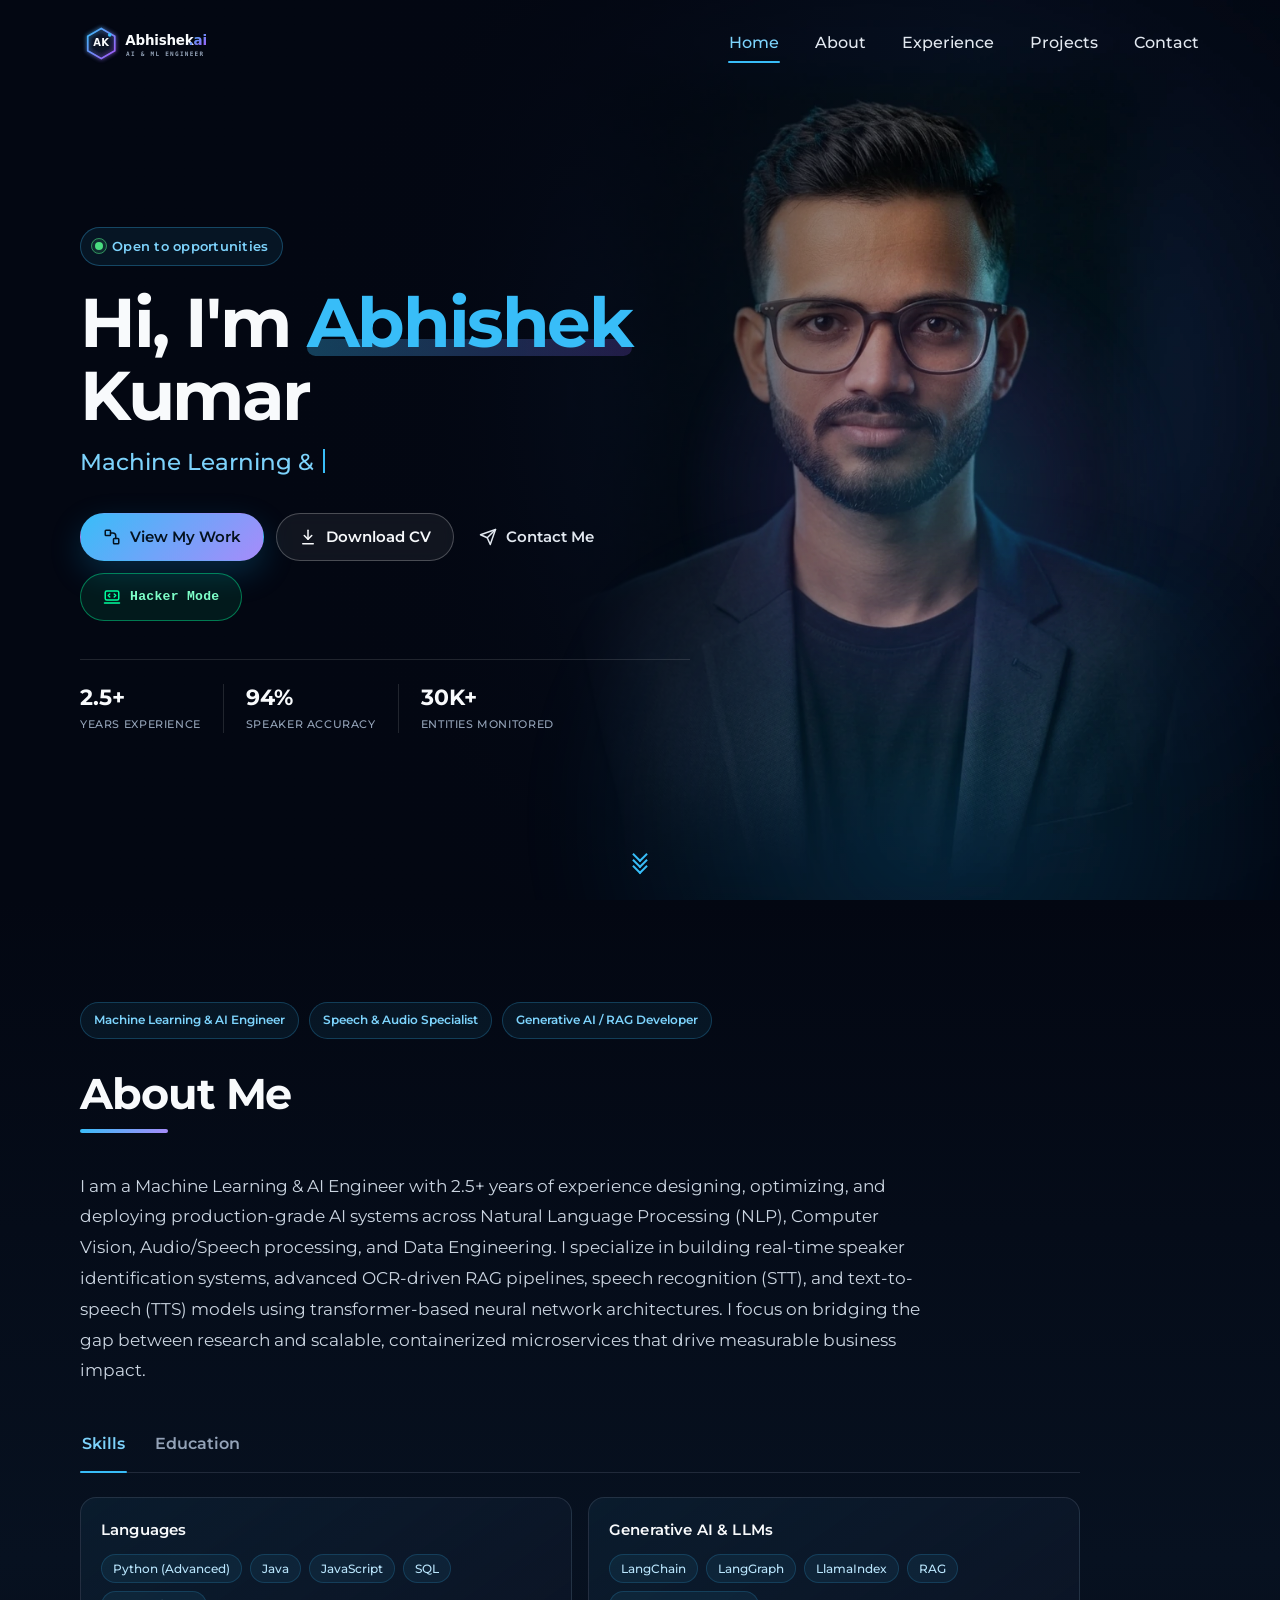
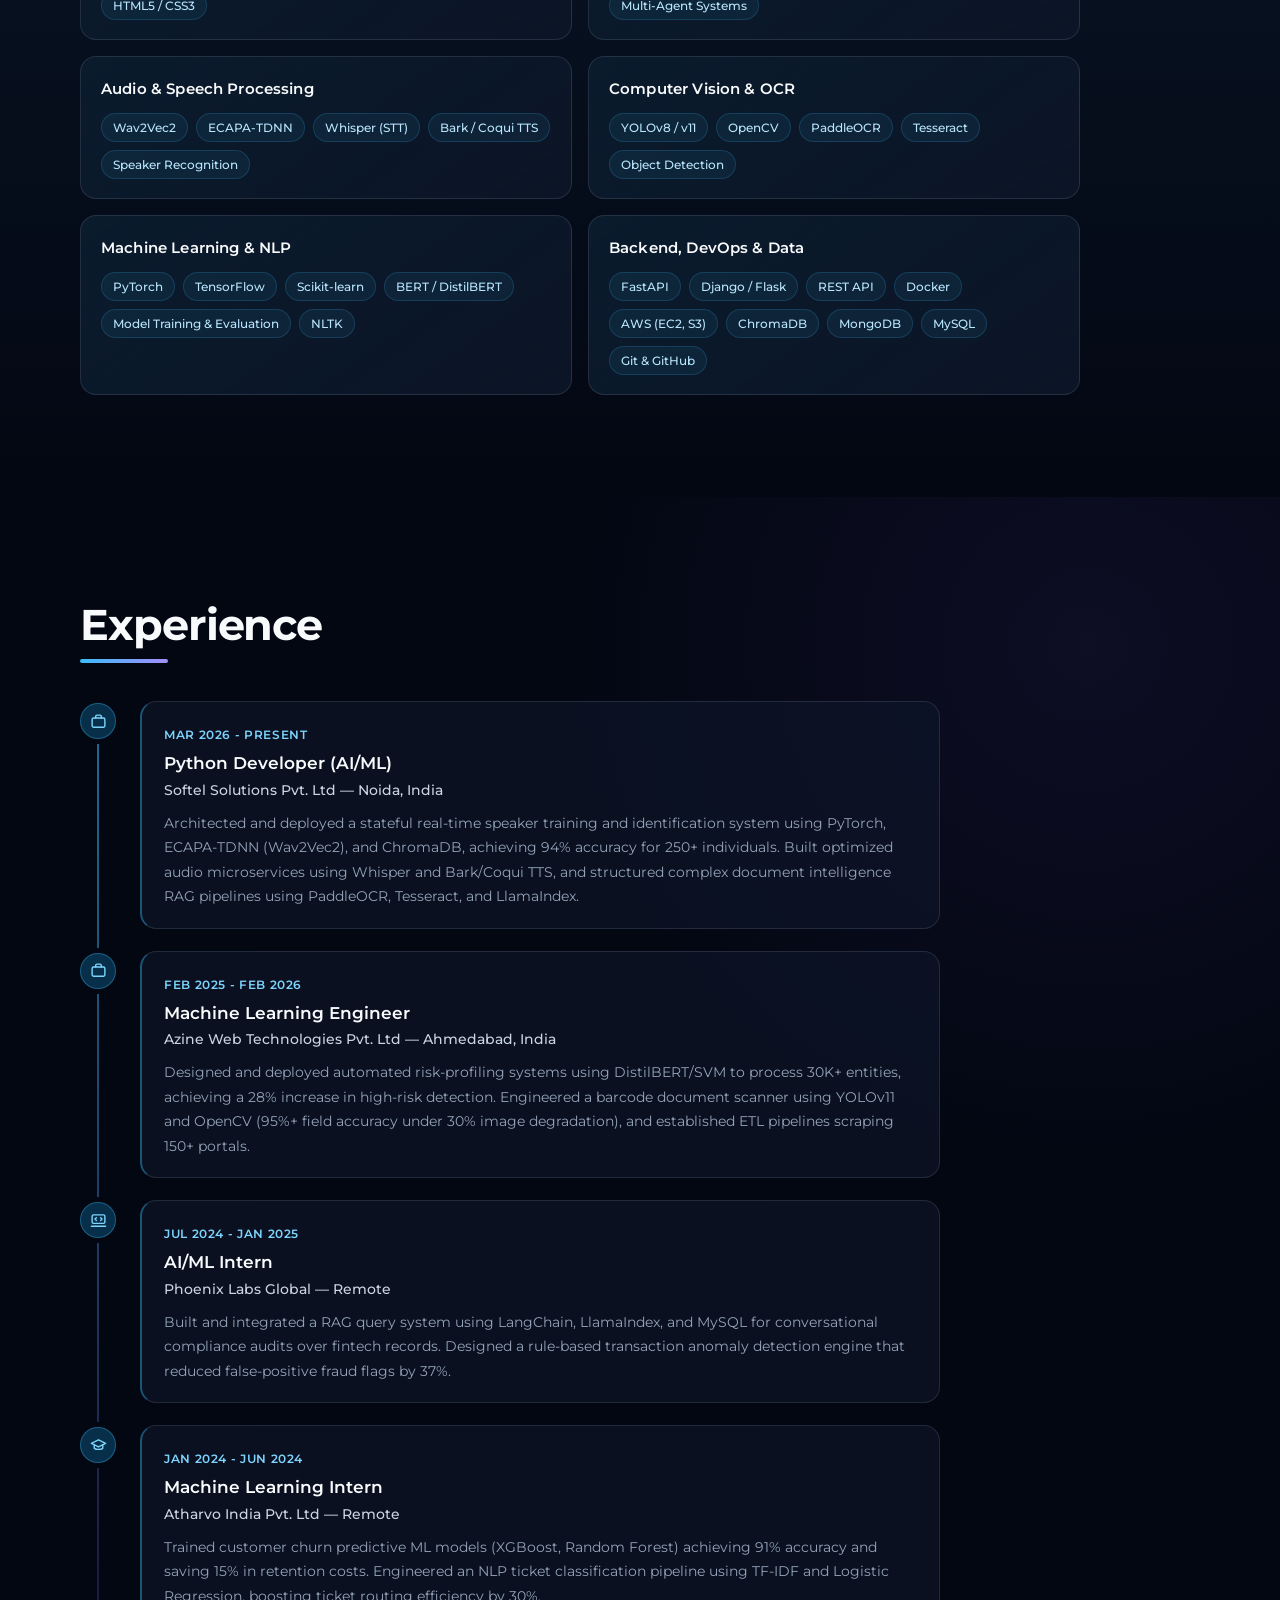
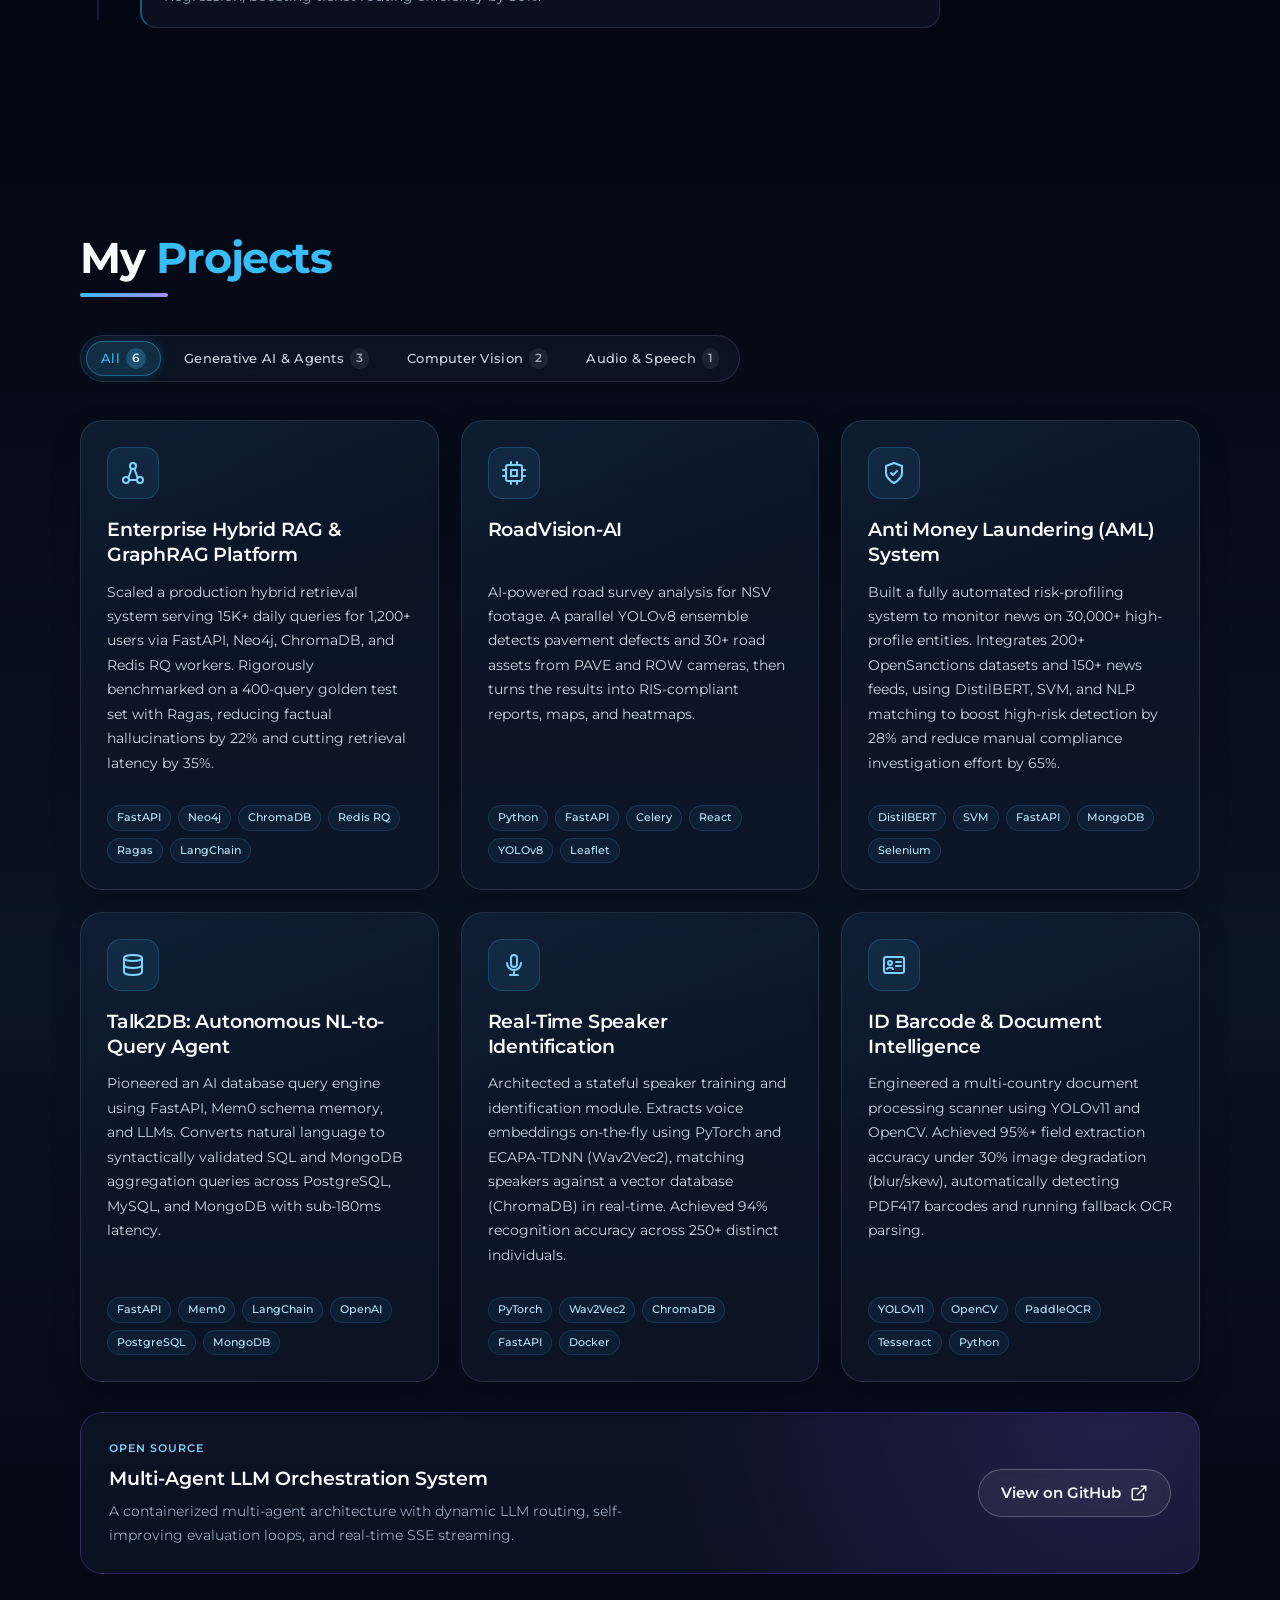
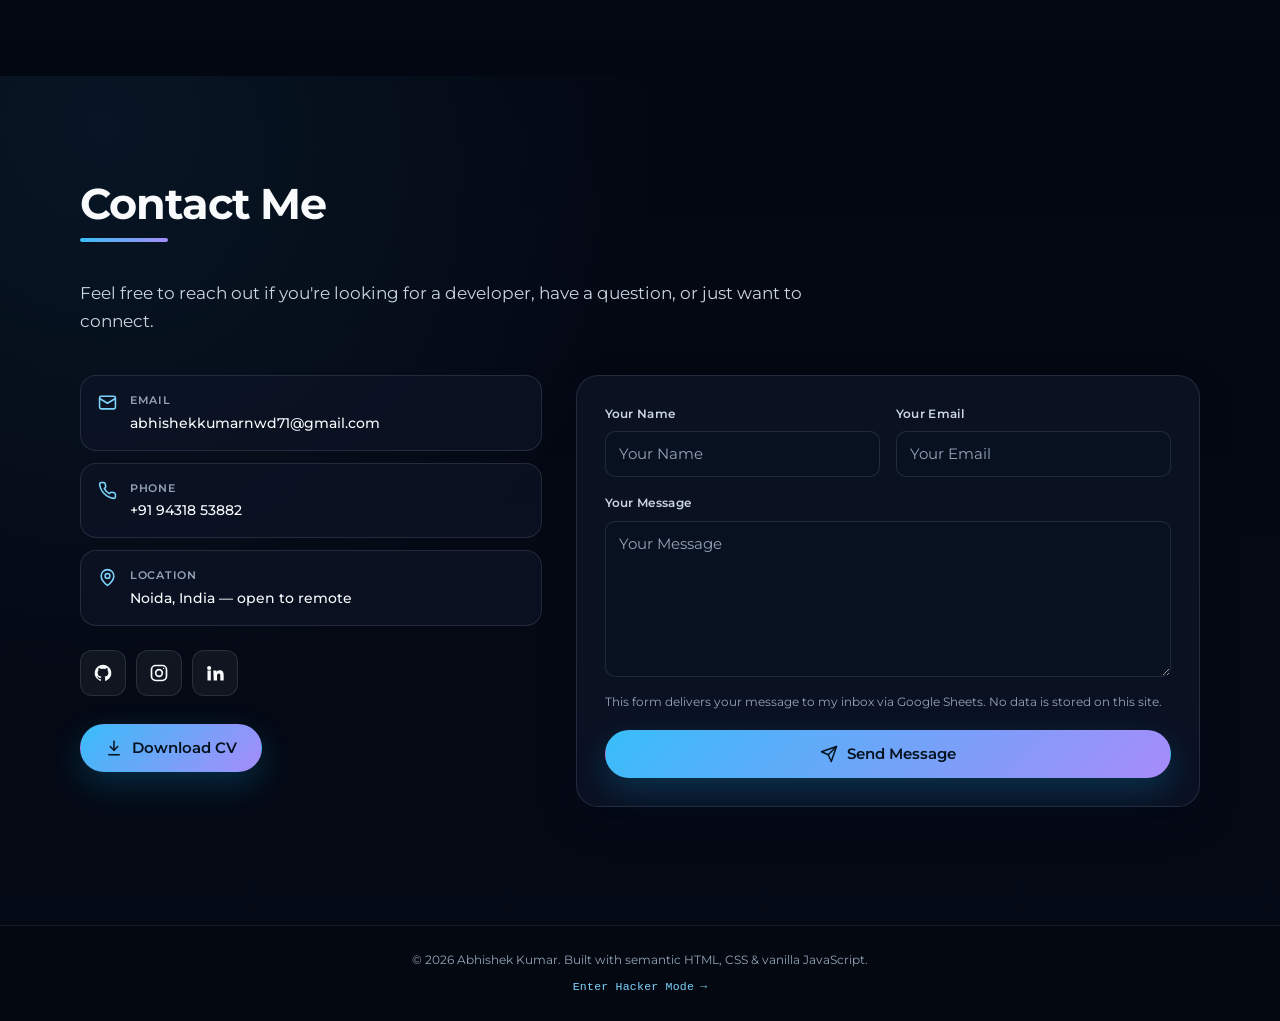
<file: index.html>
<!DOCTYPE html>
<html lang="en">
  <head>
    <meta charset="UTF-8">
    <meta name="viewport" content="width=device-width, initial-scale=1.0">
    <title>Abhishek Kumar | Machine Learning &amp; AI Engineer</title>
    <meta name="description" content="Abhishek Kumar is a Machine Learning &amp; AI Engineer with 2.5+ years of experience building production NLP, speech, computer vision, and RAG systems.">
    <meta name="author" content="Abhishek Kumar">
    <meta name="theme-color" content="#030712">
    <link rel="canonical" href="https://abhi-portfolio-green.vercel.app/">

    <meta property="og:type" content="website">
    <meta property="og:site_name" content="Abhishek Kumar &mdash; Portfolio">
    <meta property="og:title" content="Abhishek Kumar | Machine Learning &amp; AI Engineer">
    <meta property="og:description" content="ML/AI engineer with 2.5+ years building production NLP, speech, computer vision, and RAG systems.">
    <meta property="og:url" content="https://abhi-portfolio-green.vercel.app/">
    <meta property="og:image" content="https://abhi-portfolio-green.vercel.app/images/og-cover.jpg?v=6">
    <meta property="og:image:width" content="1200">
    <meta property="og:image:height" content="630">
    <meta property="og:image:alt" content="Abhishek Kumar &mdash; Machine Learning and AI Engineer">
    <meta name="twitter:card" content="summary_large_image">
    <meta name="twitter:title" content="Abhishek Kumar | Machine Learning &amp; AI Engineer">
    <meta name="twitter:description" content="ML/AI engineer building production NLP, speech, computer vision, and RAG systems.">
    <meta name="twitter:image" content="https://abhi-portfolio-green.vercel.app/images/og-cover.jpg?v=6">

    <link rel="icon" type="image/x-icon" href="images/favicon.ico?v=6">
    <link rel="apple-touch-icon" href="images/apple-touch-icon.png?v=6">

    <link rel="preload" as="image" href="images/background.webp?v=6" media="(min-width: 821px)" fetchpriority="high">
    <link rel="preload" as="image" href="images/mobile-bg.webp?v=6" media="(max-width: 820px)" fetchpriority="high">
    <link rel="preload" as="font" type="font/woff2" href="fonts/montserrat-latin-variable.woff2" crossorigin>
    <link rel="stylesheet" href="style.css?v=6">
    <script>document.documentElement.classList.add('js');</script>

    <script type="application/ld+json">
      {
        "@context": "https://schema.org",
        "@type": "Person",
        "name": "Abhishek Kumar",
        "jobTitle": "Machine Learning & AI Engineer",
        "url": "https://abhi-portfolio-green.vercel.app/",
        "image": "https://abhi-portfolio-green.vercel.app/images/og-cover.jpg?v=6",
        "email": "mailto:abhishekkumarnwd71@gmail.com",
        "telephone": "+91-94318-53882",
        "address": {
          "@type": "PostalAddress",
          "addressLocality": "Noida",
          "addressRegion": "Uttar Pradesh",
          "addressCountry": "IN"
        },
        "alumniOf": {
          "@type": "CollegeOrUniversity",
          "name": "Oriental Institute of Science and Technology"
        },
        "sameAs": [
          "https://github.com/abhish12345",
          "https://www.linkedin.com/in/abhishek-kumar-a26b3522a/"
        ],
        "knowsAbout": [
          "Machine Learning",
          "Natural Language Processing",
          "Speech Recognition",
          "Computer Vision",
          "Retrieval-Augmented Generation",
          "PyTorch",
          "FastAPI",
          "Docker",
          "AWS"
        ]
      }
    </script>
  </head>
  <body>
    <a class="skip-link" href="#main">Skip to main content</a>

    <!-- Inline SVG sprite keeps the page fast and removes the Font Awesome dependency -->
    <svg class="svg-sprite" xmlns="http://www.w3.org/2000/svg" aria-hidden="true" focusable="false">
      <symbol id="i-menu" viewBox="0 0 24 24"><path d="M4 6h16M4 12h16M4 18h16"/></symbol>
      <symbol id="i-close" viewBox="0 0 24 24"><path d="M18 6 6 18M6 6l12 12"/></symbol>
      <symbol id="i-project" viewBox="0 0 24 24"><rect x="3" y="3" width="7" height="7" rx="1"/><rect x="14" y="14" width="7" height="7" rx="1"/><path d="M10 6.5h3a4 4 0 0 1 4 4V14"/></symbol>
      <symbol id="i-send" viewBox="0 0 24 24"><path d="m22 2-7 20-4-9-9-4Z"/><path d="M22 2 11 13"/></symbol>
      <symbol id="i-download" viewBox="0 0 24 24"><path d="M12 3v12"/><path d="m7 10 5 5 5-5"/><path d="M5 21h14"/></symbol>
      <symbol id="i-briefcase" viewBox="0 0 24 24"><rect x="3" y="7" width="18" height="13" rx="2"/><path d="M8 7V5a2 2 0 0 1 2-2h4a2 2 0 0 1 2 2v2"/></symbol>
      <symbol id="i-laptop" viewBox="0 0 24 24"><rect x="3" y="4" width="18" height="12" rx="2"/><path d="M2 20h20"/><path d="m9 8-2 2 2 2M15 8l2 2-2 2"/></symbol>
      <symbol id="i-cap" viewBox="0 0 24 24"><path d="m22 9-10-5L2 9l10 5 10-5Z"/><path d="M6 11v5c3 2 9 2 12 0v-5"/></symbol>
      <symbol id="i-award" viewBox="0 0 24 24"><circle cx="12" cy="8" r="5"/><path d="m8.5 12-1.5 9 5-3 5 3-1.5-9"/></symbol>
      <symbol id="i-shield" viewBox="0 0 24 24"><path d="M12 22s8-4 8-10V5l-8-3-8 3v7c0 6 8 10 8 10Z"/><path d="m9 12 2 2 4-4"/></symbol>
      <symbol id="i-mic" viewBox="0 0 24 24"><rect x="9" y="2" width="6" height="12" rx="3"/><path d="M5 10a7 7 0 0 0 14 0"/><path d="M12 19v3M8 22h8"/></symbol>
      <symbol id="i-id" viewBox="0 0 24 24"><rect x="2" y="4" width="20" height="16" rx="2"/><circle cx="8" cy="10" r="2"/><path d="M14 9h5M14 13h5M5 16c1-2 5-2 6 0"/></symbol>
      <symbol id="i-mail" viewBox="0 0 24 24"><rect x="2" y="4" width="20" height="16" rx="2"/><path d="m2 7 10 6 10-6"/></symbol>
      <symbol id="i-phone" viewBox="0 0 24 24"><path d="M22 16.9v3a2 2 0 0 1-2.2 2 19.8 19.8 0 0 1-8.6-3.1 19.4 19.4 0 0 1-6-6A19.8 19.8 0 0 1 2.1 4.2 2 2 0 0 1 4.1 2h3a2 2 0 0 1 2 1.7c.1.9.3 1.8.6 2.6a2 2 0 0 1-.5 2.1L8 9.6a16 16 0 0 0 6.4 6.4l1.2-1.2a2 2 0 0 1 2.1-.5c.8.3 1.7.5 2.6.6a2 2 0 0 1 1.7 2Z"/></symbol>
      <symbol id="i-pin" viewBox="0 0 24 24"><path d="M20 10c0 6-8 12-8 12S4 16 4 10a8 8 0 1 1 16 0Z"/><circle cx="12" cy="10" r="3"/></symbol>
      <symbol id="i-github" viewBox="0 0 24 24"><path d="M12 2a10 10 0 0 0-3.16 19.49c.5.09.68-.22.68-.48v-1.7c-2.78.6-3.37-1.34-3.37-1.34-.45-1.16-1.11-1.47-1.11-1.47-.91-.62.07-.61.07-.61 1 .07 1.53 1.03 1.53 1.03.9 1.53 2.36 1.09 2.93.83.09-.65.35-1.09.64-1.34-2.22-.25-4.56-1.11-4.56-4.94 0-1.09.39-1.98 1.03-2.68-.1-.25-.45-1.27.1-2.65 0 0 .84-.27 2.75 1.02a9.5 9.5 0 0 1 5 0c1.91-1.29 2.75-1.02 2.75-1.02.55 1.38.2 2.4.1 2.65.64.7 1.03 1.59 1.03 2.68 0 3.84-2.34 4.69-4.57 4.94.36.31.68.92.68 1.85v2.74c0 .27.18.58.69.48A10 10 0 0 0 12 2Z"/></symbol>
      <symbol id="i-linkedin" viewBox="0 0 24 24"><path d="M4.98 3.5a2.5 2.5 0 1 1 0 5 2.5 2.5 0 0 1 0-5ZM3 9h4v12H3zM10 9h3.8v1.7h.05c.53-1 1.83-2.05 3.77-2.05 4.03 0 4.78 2.65 4.78 6.1V21h-4v-5.5c0-1.31-.02-3-1.83-3-1.83 0-2.11 1.43-2.11 2.9V21h-4z"/></symbol>
      <symbol id="i-instagram" viewBox="0 0 24 24"><rect x="3" y="3" width="18" height="18" rx="5"/><circle cx="12" cy="12" r="4"/><circle cx="17.5" cy="6.5" r=".8" fill="currentColor" stroke="none"/></symbol>
      <symbol id="i-external" viewBox="0 0 24 24"><path d="M15 3h6v6"/><path d="M10 14 21 3"/><path d="M18 13v6a2 2 0 0 1-2 2H5a2 2 0 0 1-2-2V8a2 2 0 0 1 2-2h6"/></symbol>
      <symbol id="i-network" viewBox="0 0 24 24"><circle cx="12" cy="5" r="3"/><circle cx="5" cy="19" r="3"/><circle cx="19" cy="19" r="3"/><path d="m7.5 16.5 3-8.5M16.5 16.5l-3-8.5M8 19h8"/></symbol>
      <symbol id="i-database" viewBox="0 0 24 24"><ellipse cx="12" cy="5" rx="9" ry="3"/><path d="M3 5v14c0 1.66 4.03 3 9 3s9-1.34 9-3V5"/><path d="M3 12c0 1.66 4.03 3 9 3s9-1.34 9-3"/></symbol>
      <symbol id="i-cpu" viewBox="0 0 24 24"><rect x="4" y="4" width="16" height="16" rx="2"/><rect x="9" y="9" width="6" height="6"/><path d="M9 1v3M15 1v3M9 20v3M15 20v3M20 9h3M20 15h3M1 9h3M1 15h3"/></symbol>
      <symbol id="i-terminal" viewBox="0 0 24 24"><rect x="2" y="3" width="20" height="18" rx="2"/><path d="m7 9 3 3-3 3M13 15h4"/></symbol>
    </svg>

    <header id="header">
      <div class="container">
        <nav aria-label="Main navigation">
          <a class="logo-link" href="#header" aria-label="Abhishek Kumar &mdash; back to top">
            <img class="logo" src="images/logo.svg?v=6" alt="Abhishek Kumar" width="170" height="42">
          </a>

          <ul id="sidemenu">
            <li><a class="nav-link active" href="#header" aria-current="page">Home</a></li>
            <li><a class="nav-link" href="#about">About</a></li>
            <li><a class="nav-link" href="#experience">Experience</a></li>
            <li><a class="nav-link" href="#projects">Projects</a></li>
            <li><a class="nav-link" href="#contact">Contact</a></li>
          </ul>

          <button class="menu-toggle" type="button" aria-label="Open menu" aria-controls="sidemenu" aria-expanded="false">
            <svg class="icon" aria-hidden="true"><use href="#i-menu"></use></svg>
          </button>
          <button class="menu-close" type="button" aria-label="Close menu" aria-controls="sidemenu">
            <svg class="icon" aria-hidden="true"><use href="#i-close"></use></svg>
          </button>
        </nav>

        <div class="menu-overlay" data-close-menu aria-hidden="true"></div>

        <div class="header-content">
          <div class="header-text">
            <p class="header-badge"><span class="status-dot" aria-hidden="true"></span> Open to opportunities</p>
            <h1>Hi, I'm <span class="highlight-text">Abhishek</span> Kumar</h1>
            <p class="header-subtitle">
              <span class="sr-only">Machine Learning &amp; AI Engineer</span>
              <span class="typed-text" aria-hidden="true">Machine Learning &amp; AI Engineer</span><span class="cursor" aria-hidden="true"></span>
            </p>
            <div class="header-btns">
              <a href="#projects" class="btn btn-primary">
                <svg class="icon" aria-hidden="true"><use href="#i-project"></use></svg>
                View My Work
              </a>
              <a href="images/Abhishek_Kumar_CV.pdf" class="btn btn-secondary" download="Abhishek_Kumar_CV.pdf">
                <svg class="icon" aria-hidden="true"><use href="#i-download"></use></svg>
                Download CV
              </a>
              <a href="#contact" class="btn btn-ghost">
                <svg class="icon" aria-hidden="true"><use href="#i-send"></use></svg>
                Contact Me
              </a>
              <a href="hacker.html" class="btn btn-hacker">
                <svg class="icon" aria-hidden="true"><use href="#i-laptop"></use></svg>
                Hacker Mode
              </a>
            </div>
            <ul class="hero-stats">
              <li><strong>2.5+</strong><span>Years experience</span></li>
              <li><strong>94%</strong><span>Speaker accuracy</span></li>
              <li><strong>30K+</strong><span>Entities monitored</span></li>
            </ul>
          </div>
          <div class="header-shape" aria-hidden="true"><div class="shape-bg"></div></div>
        </div>
      </div>
      <a class="scroll-down" href="#about" aria-label="Scroll to About section"><span></span><span></span><span></span></a>
    </header>

    <main id="main" tabindex="-1">
      <section id="about" aria-labelledby="about-title">
        <div class="container">
          <div class="about-header" data-aos="fade-up">
            <div class="about-badges">
              <div class="about-badge">Machine Learning &amp; AI Engineer</div>
              <div class="about-badge">Speech &amp; Audio Specialist</div>
              <div class="about-badge">Generative AI / RAG Developer</div>
            </div>
          </div>

          <div class="about-content" data-aos="fade-up">
            <h2 class="sub-title" id="about-title">About Me</h2>
            <p class="about-description">
              I am a Machine Learning &amp; AI Engineer with 2.5+ years of experience designing, optimizing, and deploying
              production-grade AI systems across Natural Language Processing (NLP), Computer Vision, Audio/Speech processing,
              and Data Engineering. I specialize in building real-time speaker identification systems, advanced OCR-driven RAG
              pipelines, speech recognition (STT), and text-to-speech (TTS) models using transformer-based neural network
              architectures. I focus on bridging the gap between research and scalable, containerized microservices that drive
              measurable business impact.
            </p>

            <div class="tab-titles" role="tablist" aria-label="Skills and education">
              <button class="tab-links active-link" id="tab-skills" type="button" role="tab" aria-selected="true" aria-controls="skills">Skills</button>
              <button class="tab-links" id="tab-education" type="button" role="tab" aria-selected="false" aria-controls="education" tabindex="-1">Education</button>
            </div>

            <div class="tab-contents active-tab" id="skills" role="tabpanel" aria-labelledby="tab-skills" tabindex="0">
              <div class="skills-container">
                <div class="skill-category" data-aos="fade-up" data-aos-delay="50">
                  <h3>Languages</h3>
                  <div class="skill-tags">
                    <span class="skill-tag">Python (Advanced)</span>
                    <span class="skill-tag">Java</span>
                    <span class="skill-tag">JavaScript</span>
                    <span class="skill-tag">SQL</span>
                    <span class="skill-tag">HTML5 / CSS3</span>
                  </div>
                </div>

                <div class="skill-category" data-aos="fade-up" data-aos-delay="100">
                  <h3>Generative AI &amp; LLMs</h3>
                  <div class="skill-tags">
                    <span class="skill-tag">LangChain</span>
                    <span class="skill-tag">LangGraph</span>
                    <span class="skill-tag">LlamaIndex</span>
                    <span class="skill-tag">RAG</span>
                    <span class="skill-tag">Multi-Agent Systems</span>
                  </div>
                </div>

                <div class="skill-category" data-aos="fade-up" data-aos-delay="150">
                  <h3>Audio &amp; Speech Processing</h3>
                  <div class="skill-tags">
                    <span class="skill-tag">Wav2Vec2</span>
                    <span class="skill-tag">ECAPA-TDNN</span>
                    <span class="skill-tag">Whisper (STT)</span>
                    <span class="skill-tag">Bark / Coqui TTS</span>
                    <span class="skill-tag">Speaker Recognition</span>
                  </div>
                </div>

                <div class="skill-category" data-aos="fade-up" data-aos-delay="200">
                  <h3>Computer Vision &amp; OCR</h3>
                  <div class="skill-tags">
                    <span class="skill-tag">YOLOv8 / v11</span>
                    <span class="skill-tag">OpenCV</span>
                    <span class="skill-tag">PaddleOCR</span>
                    <span class="skill-tag">Tesseract</span>
                    <span class="skill-tag">Object Detection</span>
                  </div>
                </div>

                <div class="skill-category" data-aos="fade-up" data-aos-delay="250">
                  <h3>Machine Learning &amp; NLP</h3>
                  <div class="skill-tags">
                    <span class="skill-tag">PyTorch</span>
                    <span class="skill-tag">TensorFlow</span>
                    <span class="skill-tag">Scikit-learn</span>
                    <span class="skill-tag">BERT / DistilBERT</span>
                    <span class="skill-tag">Model Training &amp; Evaluation</span>
                    <span class="skill-tag">NLTK</span>
                  </div>
                </div>

                <div class="skill-category" data-aos="fade-up" data-aos-delay="300">
                  <h3>Backend, DevOps &amp; Data</h3>
                  <div class="skill-tags">
                    <span class="skill-tag">FastAPI</span>
                    <span class="skill-tag">Django / Flask</span>
                    <span class="skill-tag">REST API</span>
                    <span class="skill-tag">Docker</span>
                    <span class="skill-tag">AWS (EC2, S3)</span>
                    <span class="skill-tag">ChromaDB</span>
                    <span class="skill-tag">MongoDB</span>
                    <span class="skill-tag">MySQL</span>
                    <span class="skill-tag">Git &amp; GitHub</span>
                  </div>
                </div>
              </div>
            </div>

            <div class="tab-contents" id="education" role="tabpanel" aria-labelledby="tab-education" tabindex="0" hidden>
              <ul class="timeline">
                <li class="timeline-item">
                  <div class="timeline-dot"><svg class="icon" aria-hidden="true"><use href="#i-cap"></use></svg></div>
                  <div class="timeline-content">
                    <span class="timeline-date">Sep 2020 - Jun 2024</span>
                    <h3 class="timeline-title">B.Tech in Electronics &amp; Communication Engineering</h3>
                    <p class="timeline-company">Oriental Institute of Science and Technology &mdash; Bhopal, India</p>
                    <p class="timeline-description">Graduated with a CGPA of 8.17 / 10. Core coursework in AI/ML, data structures, algorithms, and digital signal processing.</p>
                  </div>
                </li>
                <li class="timeline-item">
                  <div class="timeline-dot"><svg class="icon" aria-hidden="true"><use href="#i-laptop"></use></svg></div>
                  <div class="timeline-content">
                    <span class="timeline-date">Aug 2024 - Jan 2025</span>
                    <h3 class="timeline-title">Java &amp; Python Full Stack Training</h3>
                    <p class="timeline-company">Kodnest</p>
                    <p class="timeline-description">Completed intensive Java and Python full-stack training with a focus on practical application development.</p>
                  </div>
                </li>
                <li class="timeline-item">
                  <div class="timeline-dot"><svg class="icon" aria-hidden="true"><use href="#i-award"></use></svg></div>
                  <div class="timeline-content">
                    <span class="timeline-date">Issued March 2025</span>
                    <h3 class="timeline-title">Oracle Cloud Infrastructure: Certified AI Foundations Associate</h3>
                    <p class="timeline-company">Oracle</p>
                    <p class="timeline-description">Validation of core knowledge in cloud artificial intelligence concepts, machine learning, and deep learning architectures.</p>
                  </div>
                </li>
              </ul>
            </div>
          </div>
        </div>
      </section>

      <section id="experience" aria-labelledby="experience-title">
        <div class="container">
          <h2 class="sub-title" id="experience-title" data-aos="fade-up">Experience</h2>
          <ul class="timeline">
            <li class="timeline-item" data-aos="fade-up" data-aos-delay="50">
              <div class="timeline-dot"><svg class="icon" aria-hidden="true"><use href="#i-briefcase"></use></svg></div>
              <div class="timeline-content">
                <span class="timeline-date">Mar 2026 - Present</span>
                <h3 class="timeline-title">Python Developer (AI/ML)</h3>
                <p class="timeline-company">Softel Solutions Pvt. Ltd &mdash; Noida, India</p>
                <p class="timeline-description">
                  Architected and deployed a stateful real-time speaker training and identification system using PyTorch, ECAPA-TDNN (Wav2Vec2), and ChromaDB, achieving 94% accuracy for 250+ individuals. Built optimized audio microservices using Whisper and Bark/Coqui TTS, and structured complex document intelligence RAG pipelines using PaddleOCR, Tesseract, and LlamaIndex.
                </p>
              </div>
            </li>
            <li class="timeline-item" data-aos="fade-up" data-aos-delay="100">
              <div class="timeline-dot"><svg class="icon" aria-hidden="true"><use href="#i-briefcase"></use></svg></div>
              <div class="timeline-content">
                <span class="timeline-date">Feb 2025 - Feb 2026</span>
                <h3 class="timeline-title">Machine Learning Engineer</h3>
                <p class="timeline-company">Azine Web Technologies Pvt. Ltd &mdash; Ahmedabad, India</p>
                <p class="timeline-description">
                  Designed and deployed automated risk-profiling systems using DistilBERT/SVM to process 30K+ entities, achieving a 28% increase in high-risk detection. Engineered a barcode document scanner using YOLOv11 and OpenCV (95%+ field accuracy under 30% image degradation), and established ETL pipelines scraping 150+ portals.
                </p>
              </div>
            </li>
            <li class="timeline-item" data-aos="fade-up" data-aos-delay="150">
              <div class="timeline-dot"><svg class="icon" aria-hidden="true"><use href="#i-laptop"></use></svg></div>
              <div class="timeline-content">
                <span class="timeline-date">Jul 2024 - Jan 2025</span>
                <h3 class="timeline-title">AI/ML Intern</h3>
                <p class="timeline-company">Phoenix Labs Global &mdash; Remote</p>
                <p class="timeline-description">
                  Built and integrated a RAG query system using LangChain, LlamaIndex, and MySQL for conversational compliance audits over fintech records. Designed a rule-based transaction anomaly detection engine that reduced false-positive fraud flags by 37%.
                </p>
              </div>
            </li>
            <li class="timeline-item" data-aos="fade-up" data-aos-delay="200">
              <div class="timeline-dot"><svg class="icon" aria-hidden="true"><use href="#i-cap"></use></svg></div>
              <div class="timeline-content">
                <span class="timeline-date">Jan 2024 - Jun 2024</span>
                <h3 class="timeline-title">Machine Learning Intern</h3>
                <p class="timeline-company">Atharvo India Pvt. Ltd &mdash; Remote</p>
                <p class="timeline-description">
                  Trained customer churn predictive ML models (XGBoost, Random Forest) achieving 91% accuracy and saving 15% in retention costs. Engineered an NLP ticket classification pipeline using TF-IDF and Logistic Regression, boosting ticket routing efficiency by 30%.
                </p>
              </div>
            </li>
          </ul>
        </div>
      </section>

      <section id="projects" aria-labelledby="projects-title">
        <div class="container">
          <h2 class="sub-title" id="projects-title" data-aos="fade-up">My <span>Projects</span></h2>
                    <div class="projects-filter-bar" data-aos="fade-up">
            <div class="filter-pills" role="tablist" aria-label="Filter projects by technology">
              <button class="filter-pill is-active" type="button" data-filter="all" aria-selected="true">All <span>6</span></button>
              <button class="filter-pill" type="button" data-filter="genai" aria-selected="false">Generative AI &amp; Agents <span>3</span></button>
              <button class="filter-pill" type="button" data-filter="vision" aria-selected="false">Computer Vision <span>2</span></button>
              <button class="filter-pill" type="button" data-filter="speech" aria-selected="false">Audio &amp; Speech <span>1</span></button>
            </div>
          </div>
          <div class="services-list">
            <article class="project-card" data-cat="genai" data-aos="fade-up" data-aos-delay="50" tabindex="0" aria-labelledby="project-graphrag-title">
              <div class="project-icon"><svg class="icon" aria-hidden="true"><use href="#i-network"></use></svg></div>
              <h3 id="project-graphrag-title">Enterprise Hybrid RAG &amp; GraphRAG Platform</h3>
              <p>
                Scaled a production hybrid retrieval system serving 15K+ daily queries for 1,200+ users via FastAPI, Neo4j, ChromaDB, and Redis RQ workers. Rigorously benchmarked on a 400-query golden test set with Ragas, reducing factual hallucinations by 22% and cutting retrieval latency by 35%.
              </p>
              <div class="tech-stack">
                <span>FastAPI</span><span>Neo4j</span><span>ChromaDB</span><span>Redis RQ</span><span>Ragas</span><span>LangChain</span>
              </div>
              <div class="project-overlay">
                <div class="project-details">
                  <h3 class="project-overlay-title" aria-hidden="true">Enterprise Hybrid RAG &amp; GraphRAG</h3>
                  <h4>Key Features</h4>
                  <ul>
                    <li>15,000+ daily queries across 1,200+ active users</li>
                    <li>Hybrid fusion (ChromaDB dense + BM25 sparse)</li>
                    <li>Neo4j multi-hop knowledge graph linking</li>
                    <li>Evaluated with Ragas: -22% hallucinations</li>
                  </ul>
                  <a class="project-link" href="mailto:abhishekkumarnwd71@gmail.com?subject=GraphRAG%20case%20study%20request">Request case study <svg class="icon" aria-hidden="true"><use href="#i-external"></use></svg></a>
                </div>
              </div>
            </article>


            <article class="project-card" data-cat="vision" data-aos="fade-up" data-aos-delay="50" tabindex="0" aria-labelledby="project-roadvision-title">
              <div class="project-icon"><svg class="icon" aria-hidden="true"><use href="#i-cpu"></use></svg></div>
              <h3 id="project-roadvision-title">RoadVision-AI</h3>
              <p>
                AI-powered road survey analysis for NSV footage. A parallel YOLOv8 ensemble detects pavement defects and 30+ road assets from PAVE and ROW cameras, then turns the results into RIS-compliant reports, maps, and heatmaps.
              </p>
              <div class="tech-stack">
                <span>Python</span><span>FastAPI</span><span>Celery</span><span>React</span><span>YOLOv8</span><span>Leaflet</span>
              </div>
              <div class="project-overlay">
                <div class="project-details">
                  <h3 class="project-overlay-title" aria-hidden="true">RoadVision-AI</h3>
                  <h4>Key Features</h4>
                  <ul>
                    <li>6 YOLOv8 models running in parallel</li>
                    <li>30+ road features detected across 2 camera pipelines</li>
                    <li>FastAPI + Celery async video processing</li>
                    <li>RIS Excel, PDF, CSV, KML and GeoJSON exports</li>
                  </ul>
                  <a class="project-link" href="https://github.com/abhish12345/RoadVision-AI" target="_blank" rel="noopener noreferrer">View repository <svg class="icon" aria-hidden="true"><use href="#i-external"></use></svg></a>
                </div>
              </div>
            </article>


            <article class="project-card" data-cat="genai" data-aos="fade-up" data-aos-delay="50" tabindex="0" aria-labelledby="project-aml-title">
              <div class="project-icon"><svg class="icon" aria-hidden="true"><use href="#i-shield"></use></svg></div>
              <h3 id="project-aml-title">Anti Money Laundering (AML) System</h3>
              <p>
                Built a fully automated risk-profiling system to monitor news on 30,000+ high-profile entities. Integrates 200+ OpenSanctions datasets and 150+ news feeds, using DistilBERT, SVM, and NLP matching to boost high-risk detection by 28% and reduce manual compliance investigation effort by 65%.
              </p>
              <div class="tech-stack">
                <span>DistilBERT</span><span>SVM</span><span>FastAPI</span><span>MongoDB</span><span>Selenium</span>
              </div>
              <div class="project-overlay">
                <div class="project-details">
                  <h3 class="project-overlay-title" aria-hidden="true">Anti Money Laundering (AML) System</h3>
                  <h4>Key Features</h4>
                  <ul>
                    <li>Watchlist entity matching across 30K+ records</li>
                    <li>Real-time OpenSanctions integration</li>
                    <li>28% increase in high-risk detection</li>
                    <li>Crime &amp; sentiment classification</li>
                  </ul>
                  <a class="project-link" href="mailto:abhishekkumarnwd71@gmail.com?subject=AML%20case%20study%20request">Request case study <svg class="icon" aria-hidden="true"><use href="#i-external"></use></svg></a>
                </div>
              </div>
            </article>

            <article class="project-card" data-cat="genai" data-aos="fade-up" data-aos-delay="100" tabindex="0" aria-labelledby="project-talk2db-title">
              <div class="project-icon"><svg class="icon" aria-hidden="true"><use href="#i-database"></use></svg></div>
              <h3 id="project-talk2db-title">Talk2DB: Autonomous NL-to-Query Agent</h3>
              <p>
                Pioneered an AI database query engine using FastAPI, Mem0 schema memory, and LLMs. Converts natural language to syntactically validated SQL and MongoDB aggregation queries across PostgreSQL, MySQL, and MongoDB with sub-180ms latency.
              </p>
              <div class="tech-stack">
                <span>FastAPI</span><span>Mem0</span><span>LangChain</span><span>OpenAI</span><span>PostgreSQL</span><span>MongoDB</span>
              </div>
              <div class="project-overlay">
                <div class="project-details">
                  <h3 class="project-overlay-title" aria-hidden="true">Talk2DB: Autonomous Agent</h3>
                  <h4>Key Features</h4>
                  <ul>
                    <li>Zero-shot NL to SQL/NoSQL compilation</li>
                    <li>Mem0 dynamic schema &amp; constraint memory</li>
                    <li>100% AST syntax &amp; security validation</li>
                    <li>Sub-180ms query synthesis latency</li>
                  </ul>
                  <a class="project-link" href="mailto:abhishekkumarnwd71@gmail.com?subject=Talk2DB%20case%20study%20request">Request case study <svg class="icon" aria-hidden="true"><use href="#i-external"></use></svg></a>
                </div>
              </div>
            </article>

            <article class="project-card" data-cat="speech" data-aos="fade-up" data-aos-delay="150" tabindex="0" aria-labelledby="project-speaker-title">
              <div class="project-icon"><svg class="icon" aria-hidden="true"><use href="#i-mic"></use></svg></div>
              <h3 id="project-speaker-title">Real-Time Speaker Identification</h3>
              <p>
                Architected a stateful speaker training and identification module. Extracts voice embeddings on-the-fly using PyTorch and ECAPA-TDNN (Wav2Vec2), matching speakers against a vector database (ChromaDB) in real-time. Achieved 94% recognition accuracy across 250+ distinct individuals.
              </p>
              <div class="tech-stack">
                <span>PyTorch</span><span>Wav2Vec2</span><span>ChromaDB</span><span>FastAPI</span><span>Docker</span>
              </div>
              <div class="project-overlay">
                <div class="project-details">
                  <h3 class="project-overlay-title" aria-hidden="true">Real-Time Speaker Identification</h3>
                  <h4>Key Features</h4>
                  <ul>
                    <li>Real-time audio stream processing</li>
                    <li>ECAPA-TDNN stateful voice matching</li>
                    <li>Identifies from 250+ distinct speakers</li>
                    <li>FastAPI microservices &amp; Dockerized scale</li>
                  </ul>
                  <a class="project-link" href="mailto:abhishekkumarnwd71@gmail.com?subject=Speaker%20identification%20case%20study%20request">Request case study <svg class="icon" aria-hidden="true"><use href="#i-external"></use></svg></a>
                </div>
              </div>
            </article>

            <article class="project-card" data-cat="vision" data-aos="fade-up" data-aos-delay="200" tabindex="0" aria-labelledby="project-document-title">
              <div class="project-icon"><svg class="icon" aria-hidden="true"><use href="#i-id"></use></svg></div>
              <h3 id="project-document-title">ID Barcode &amp; Document Intelligence</h3>
              <p>
                Engineered a multi-country document processing scanner using YOLOv11 and OpenCV. Achieved 95%+ field extraction accuracy under 30% image degradation (blur/skew), automatically detecting PDF417 barcodes and running fallback OCR parsing.
              </p>
              <div class="tech-stack">
                <span>YOLOv11</span><span>OpenCV</span><span>PaddleOCR</span><span>Tesseract</span><span>Python</span>
              </div>
              <div class="project-overlay">
                <div class="project-details">
                  <h3 class="project-overlay-title" aria-hidden="true">ID Barcode &amp; Document Intelligence</h3>
                  <h4>Key Features</h4>
                  <ul>
                    <li>YOLOv11 custom object detection</li>
                    <li>OpenCV blur, rotation &amp; skew correction</li>
                    <li>95%+ barcode reading accuracy</li>
                    <li>PaddleOCR fallback transcription</li>
                  </ul>
                  <a class="project-link" href="mailto:abhishekkumarnwd71@gmail.com?subject=Document%20intelligence%20case%20study%20request">Request case study <svg class="icon" aria-hidden="true"><use href="#i-external"></use></svg></a>
                </div>
              </div>
            </article>
          </div>

          <div class="projects-cta" data-aos="fade-up">
            <div>
              <p class="eyebrow">Open source</p>
              <h3>Multi-Agent LLM Orchestration System</h3>
              <p>A containerized multi-agent architecture with dynamic LLM routing, self-improving evaluation loops, and real-time SSE streaming.</p>
            </div>
            <a class="btn btn-secondary" href="https://github.com/abhish12345/Multi_Agent_System" target="_blank" rel="noopener noreferrer">
              View on GitHub
              <svg class="icon" aria-hidden="true"><use href="#i-external"></use></svg>
            </a>
          </div>
        </div>
      </section>

      <section id="contact" aria-labelledby="contact-title">
        <div class="container">
          <h2 class="sub-title" id="contact-title" data-aos="fade-up">Contact Me</h2>
          <p class="contact-desc" data-aos="fade-up">Feel free to reach out if you're looking for a developer, have a question, or just want to connect.</p>

          <div class="row">
            <div class="contact-left" data-aos="fade-right">
              <div class="contact-info">
                <a class="contact-item" href="mailto:abhishekkumarnwd71@gmail.com">
                  <svg class="icon" aria-hidden="true"><use href="#i-mail"></use></svg>
                  <div>
                    <h3>Email</h3>
                    <p>abhishekkumarnwd71@gmail.com</p>
                  </div>
                </a>
                <a class="contact-item" href="tel:+919431853882">
                  <svg class="icon" aria-hidden="true"><use href="#i-phone"></use></svg>
                  <div>
                    <h3>Phone</h3>
                    <p>+91&nbsp;94318&nbsp;53882</p>
                  </div>
                </a>
                <div class="contact-item">
                  <svg class="icon" aria-hidden="true"><use href="#i-pin"></use></svg>
                  <div>
                    <h3>Location</h3>
                    <p>Noida, India &mdash; open to remote</p>
                  </div>
                </div>
              </div>

              <div class="social-icon">
                <a href="https://github.com/abhish12345" target="_blank" rel="noopener noreferrer" aria-label="GitHub profile" title="GitHub">
                  <svg class="icon icon-solid" aria-hidden="true"><use href="#i-github"></use></svg>
                </a>
                <a href="https://www.instagram.com/abh.shek_pandey/" target="_blank" rel="noopener noreferrer" aria-label="Instagram profile" title="Instagram">
                  <svg class="icon" aria-hidden="true"><use href="#i-instagram"></use></svg>
                </a>
                <a href="https://www.linkedin.com/in/abhishek-kumar-a26b3522a/" target="_blank" rel="noopener noreferrer" aria-label="LinkedIn profile" title="LinkedIn">
                  <svg class="icon icon-solid" aria-hidden="true"><use href="#i-linkedin"></use></svg>
                </a>
              </div>

              <a href="images/Abhishek_Kumar_CV.pdf" class="btn btn2" download="Abhishek_Kumar_CV.pdf">
                <svg class="icon" aria-hidden="true"><use href="#i-download"></use></svg>
                Download CV
              </a>
            </div>

            <div class="contact-right" data-aos="fade-left">
              <form name="submit-to-google-sheet" id="contact-form" aria-describedby="form-note">
                <div class="input-group">
                  <div class="form-field">
                    <label for="name">Your Name</label>
                    <input id="name" type="text" name="Name" placeholder="Your Name" autocomplete="name" maxlength="100" required>
                  </div>
                  <div class="form-field">
                    <label for="email">Your Email</label>
                    <input id="email" type="email" name="Email" placeholder="Your Email" autocomplete="email" maxlength="150" required>
                  </div>
                </div>
                <div class="form-field">
                  <label for="message">Your Message</label>
                  <textarea id="message" name="Message" rows="6" placeholder="Your Message" maxlength="2000" required></textarea>
                </div>
                <div class="hp-field" aria-hidden="true">
                  <label for="website">Leave this field empty</label>
                  <input id="website" type="text" name="Website" tabindex="-1" autocomplete="off">
                </div>
                <p class="form-note" id="form-note">This form delivers your message to my inbox via Google Sheets. No data is stored on this site.</p>
                <noscript>
                  <p class="form-note form-note-warning">JavaScript is disabled, so this form cannot send. Please email <a href="mailto:abhishekkumarnwd71@gmail.com">abhishekkumarnwd71@gmail.com</a> directly.</p>
                </noscript>
                <button type="submit" class="btn btn2">
                  <svg class="icon" aria-hidden="true"><use href="#i-send"></use></svg>
                  Send Message
                </button>
              </form>
              <p id="msg" class="form-status" role="status" aria-live="polite"></p>
            </div>
          </div>
        </div>

        <footer class="copyright">
          <p>&copy; <span id="year">2026</span> Abhishek Kumar. Built with semantic HTML, CSS &amp; vanilla JavaScript.</p>
          <p class="footer-mode"><a href="hacker.html">Enter Hacker Mode <span aria-hidden="true">&rarr;</span></a></p>
        </footer>
      </section>
    </main>

    <script src="script.js?v=2.2" defer onerror="document.documentElement.classList.remove('js')"></script>
  </body>
</html>
</file>
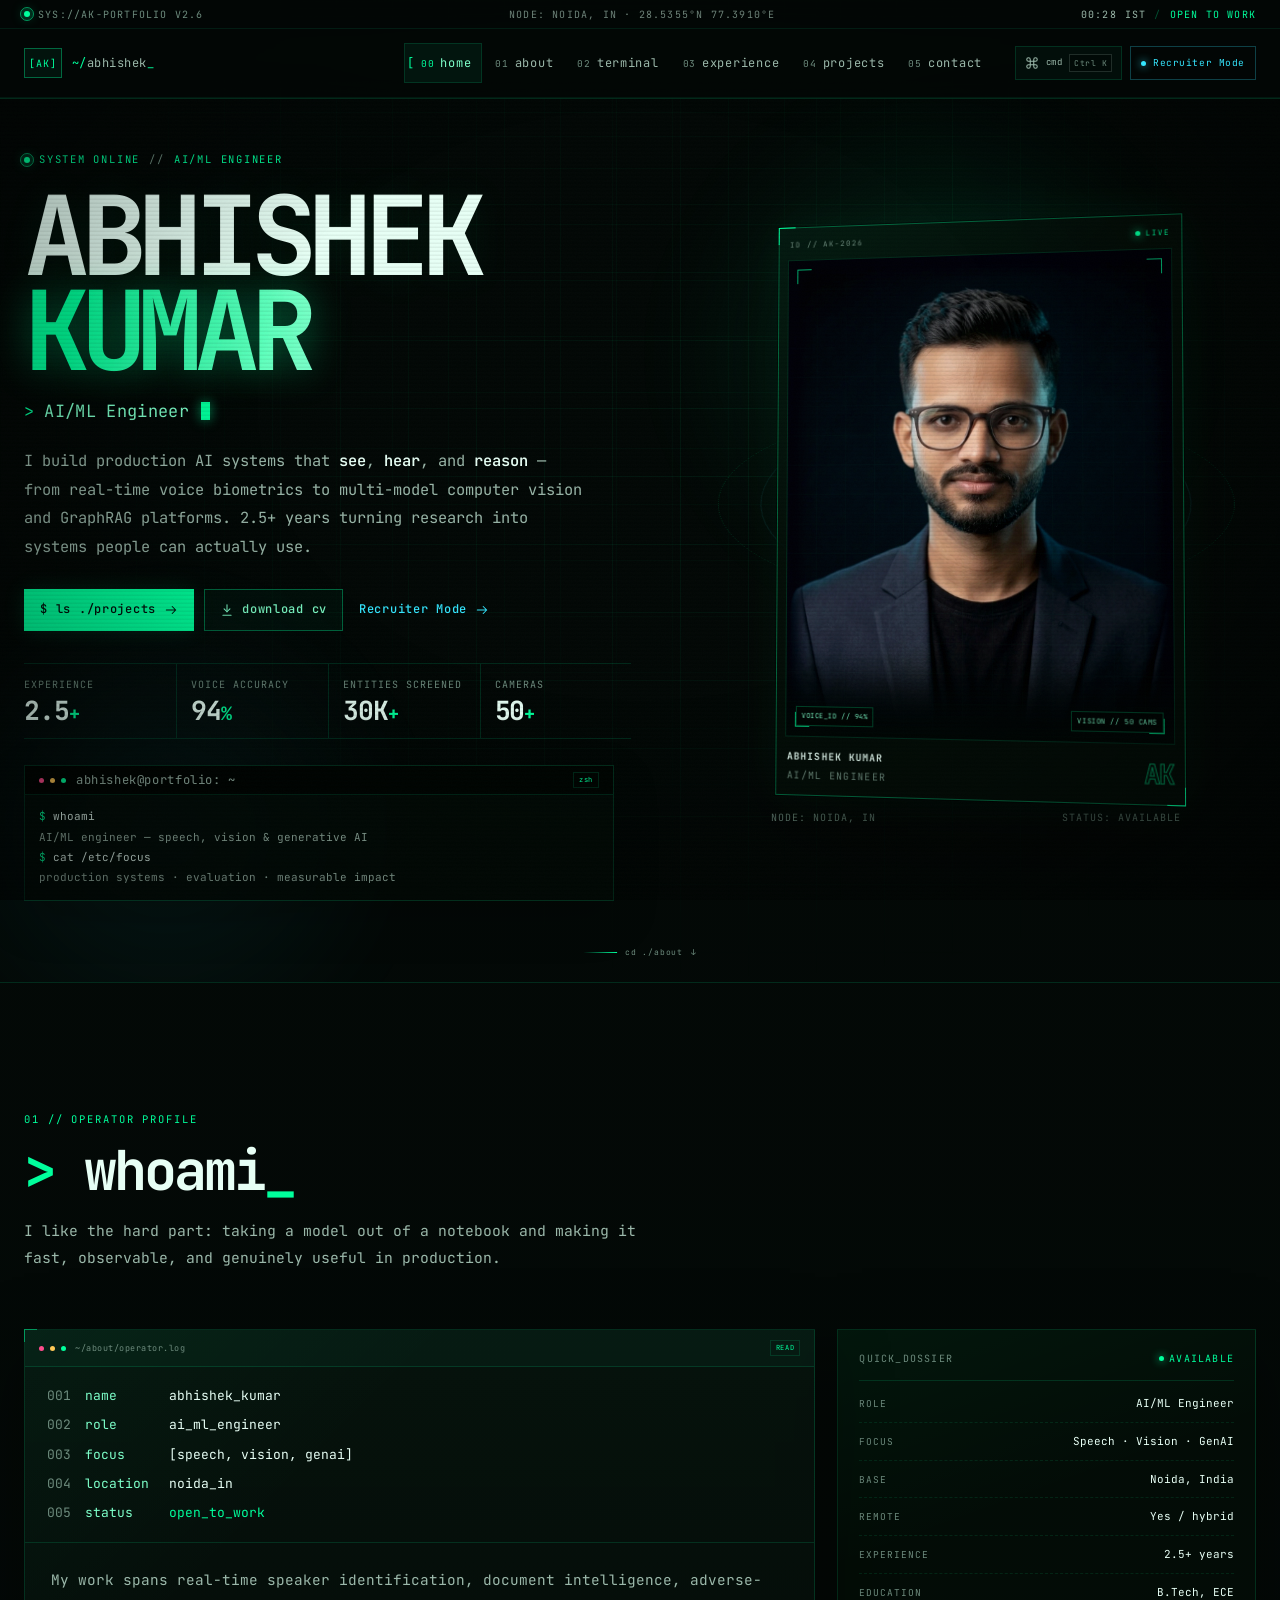
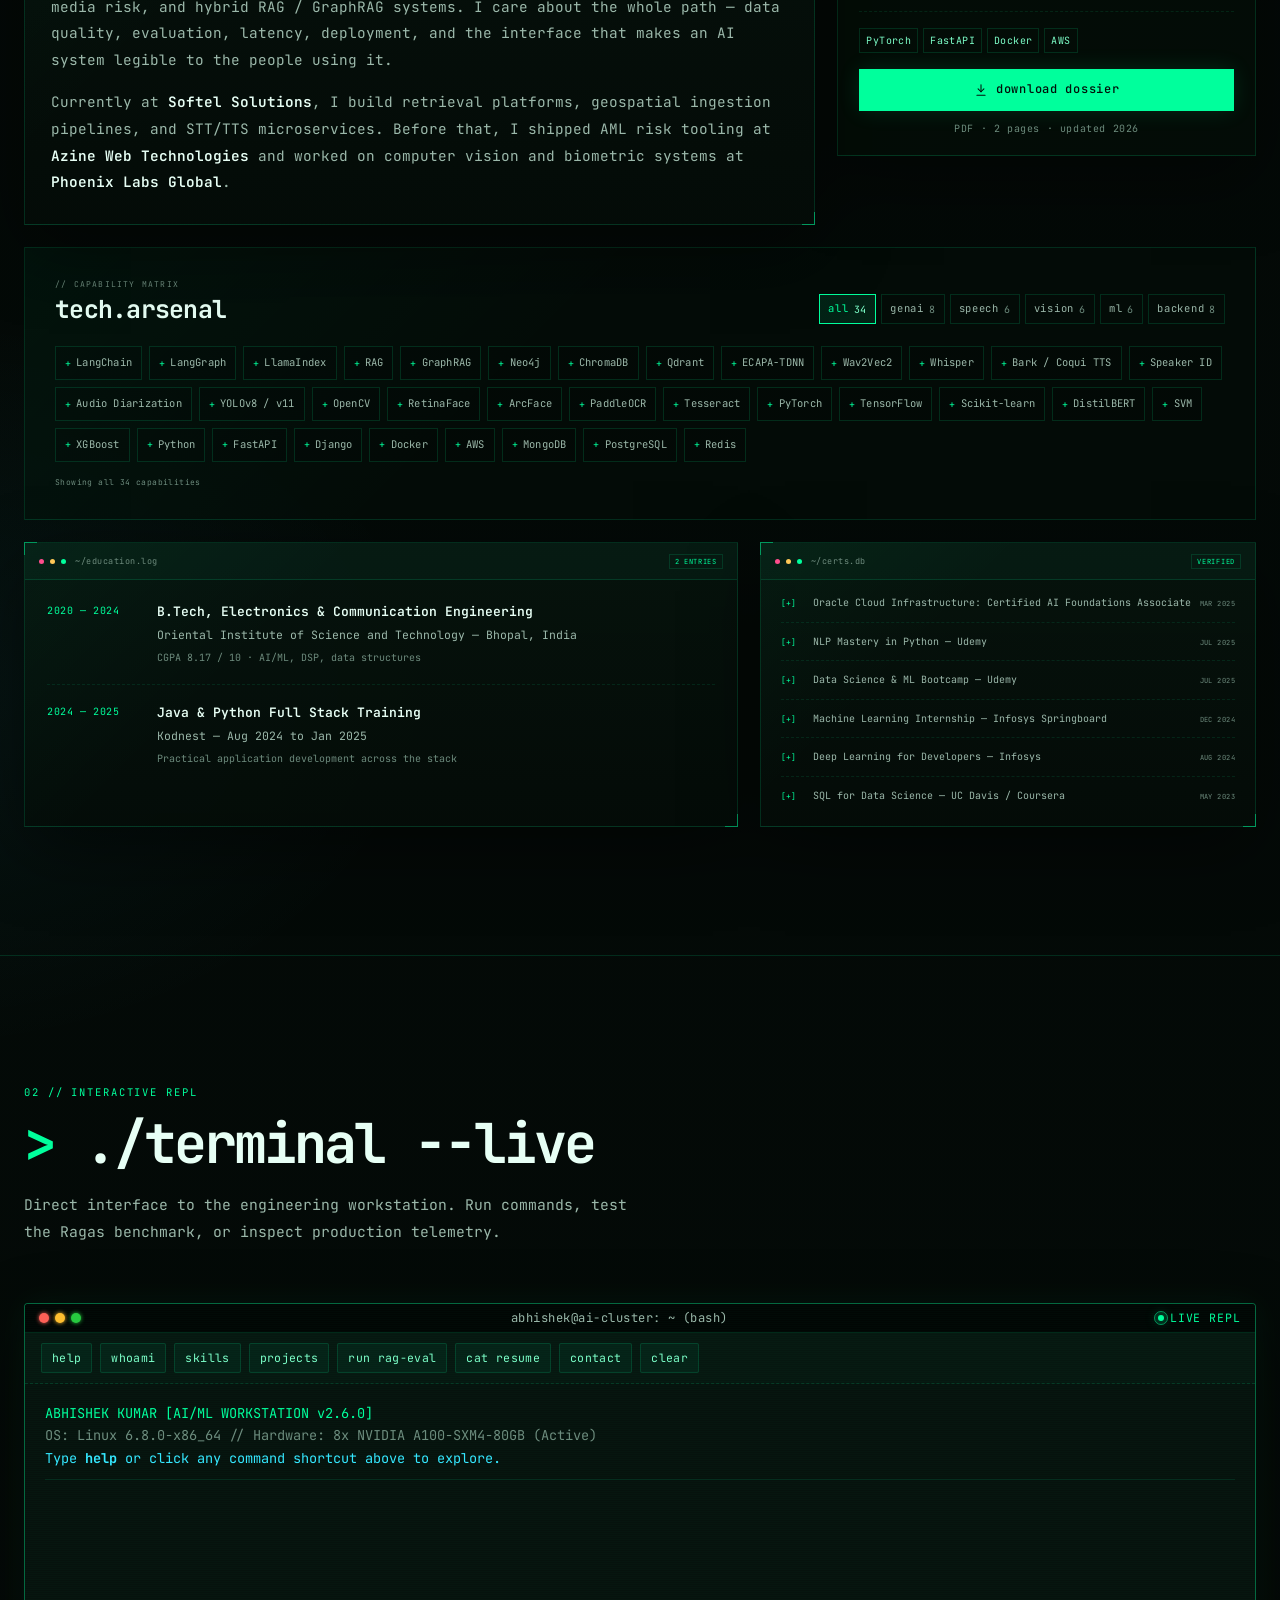
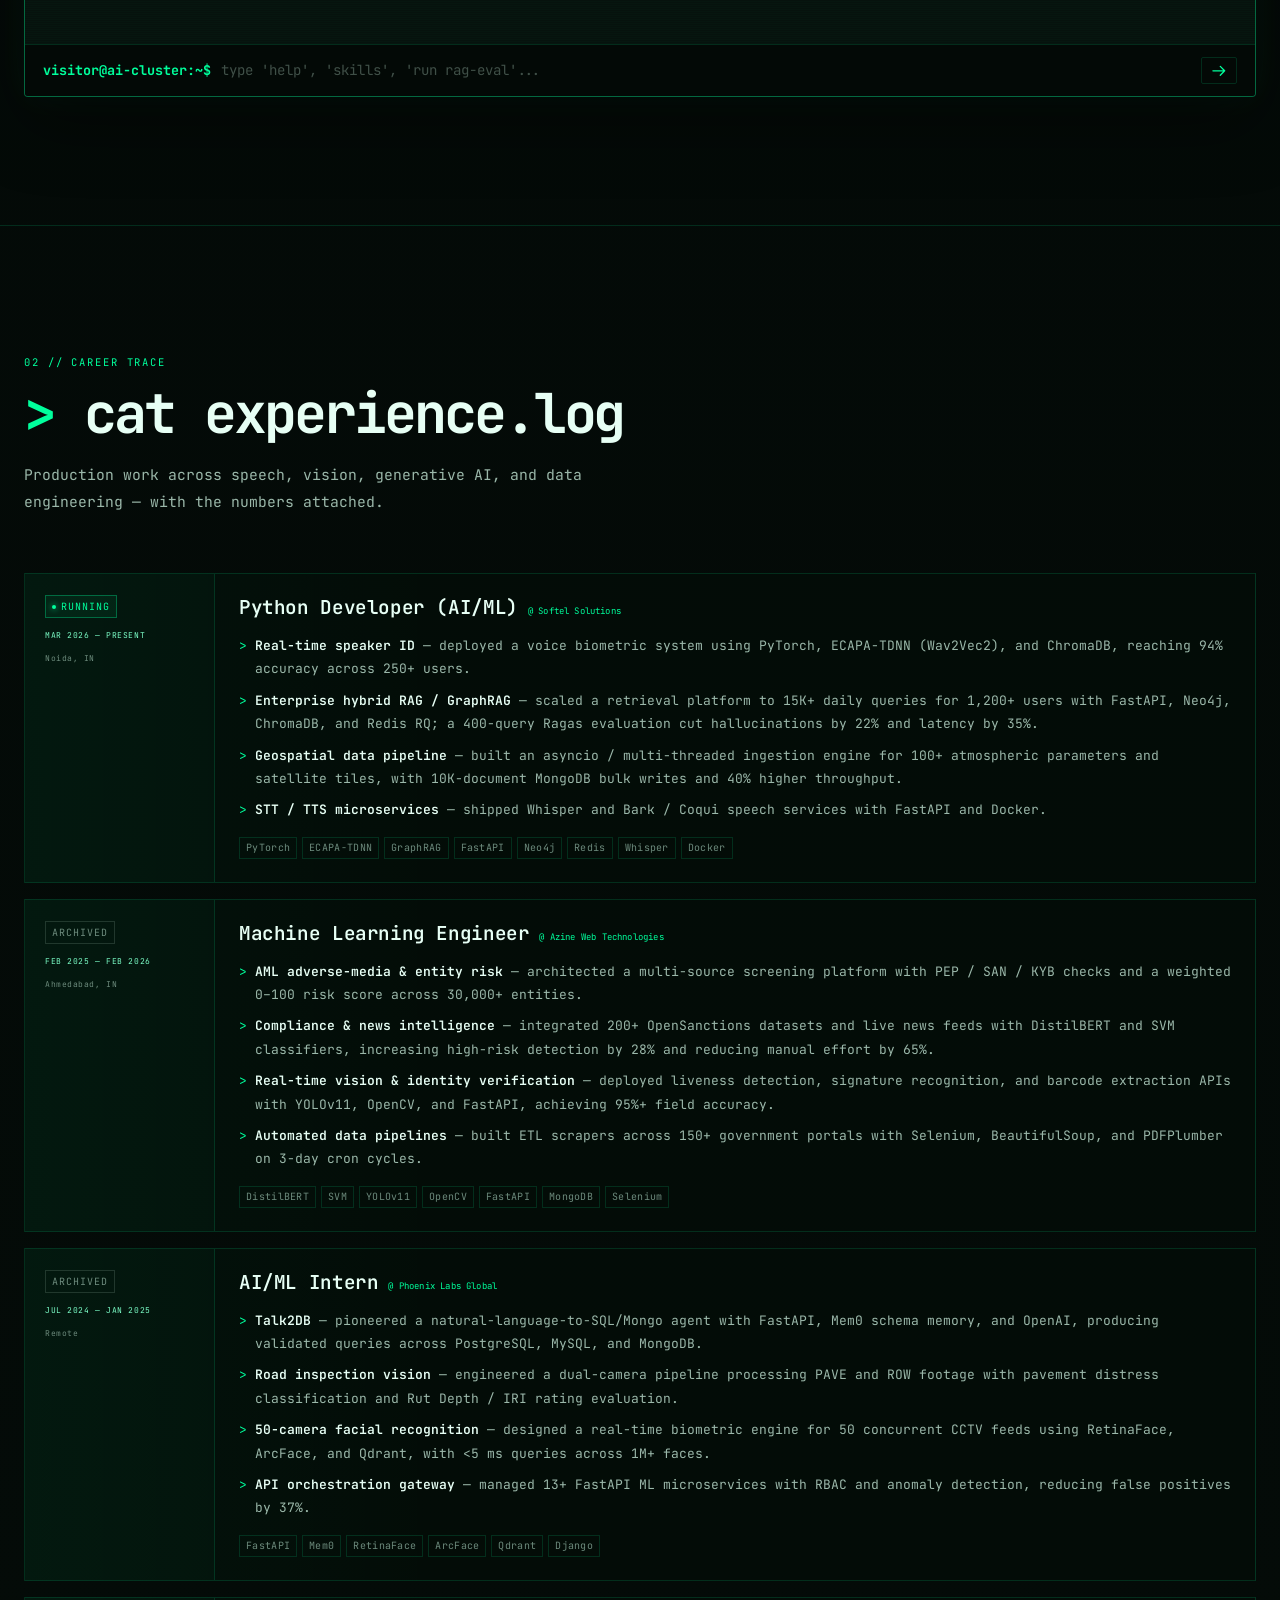
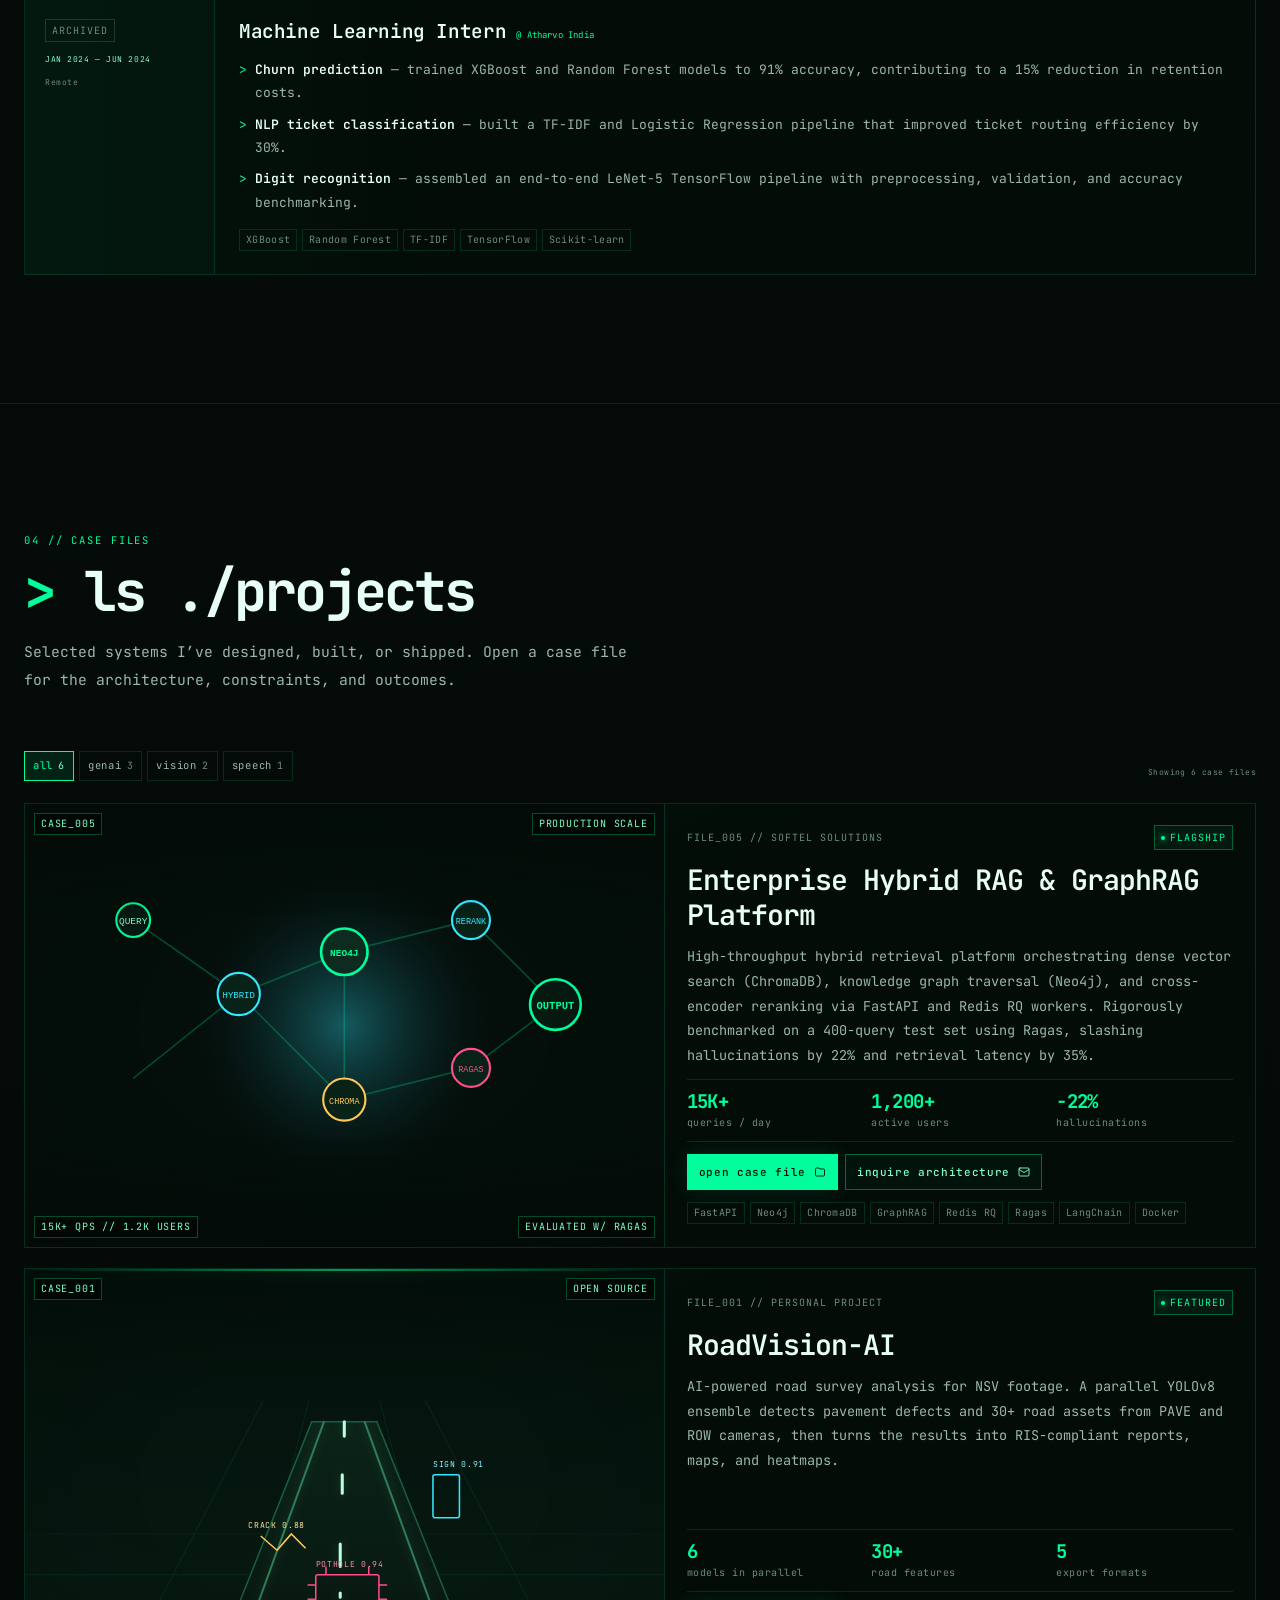
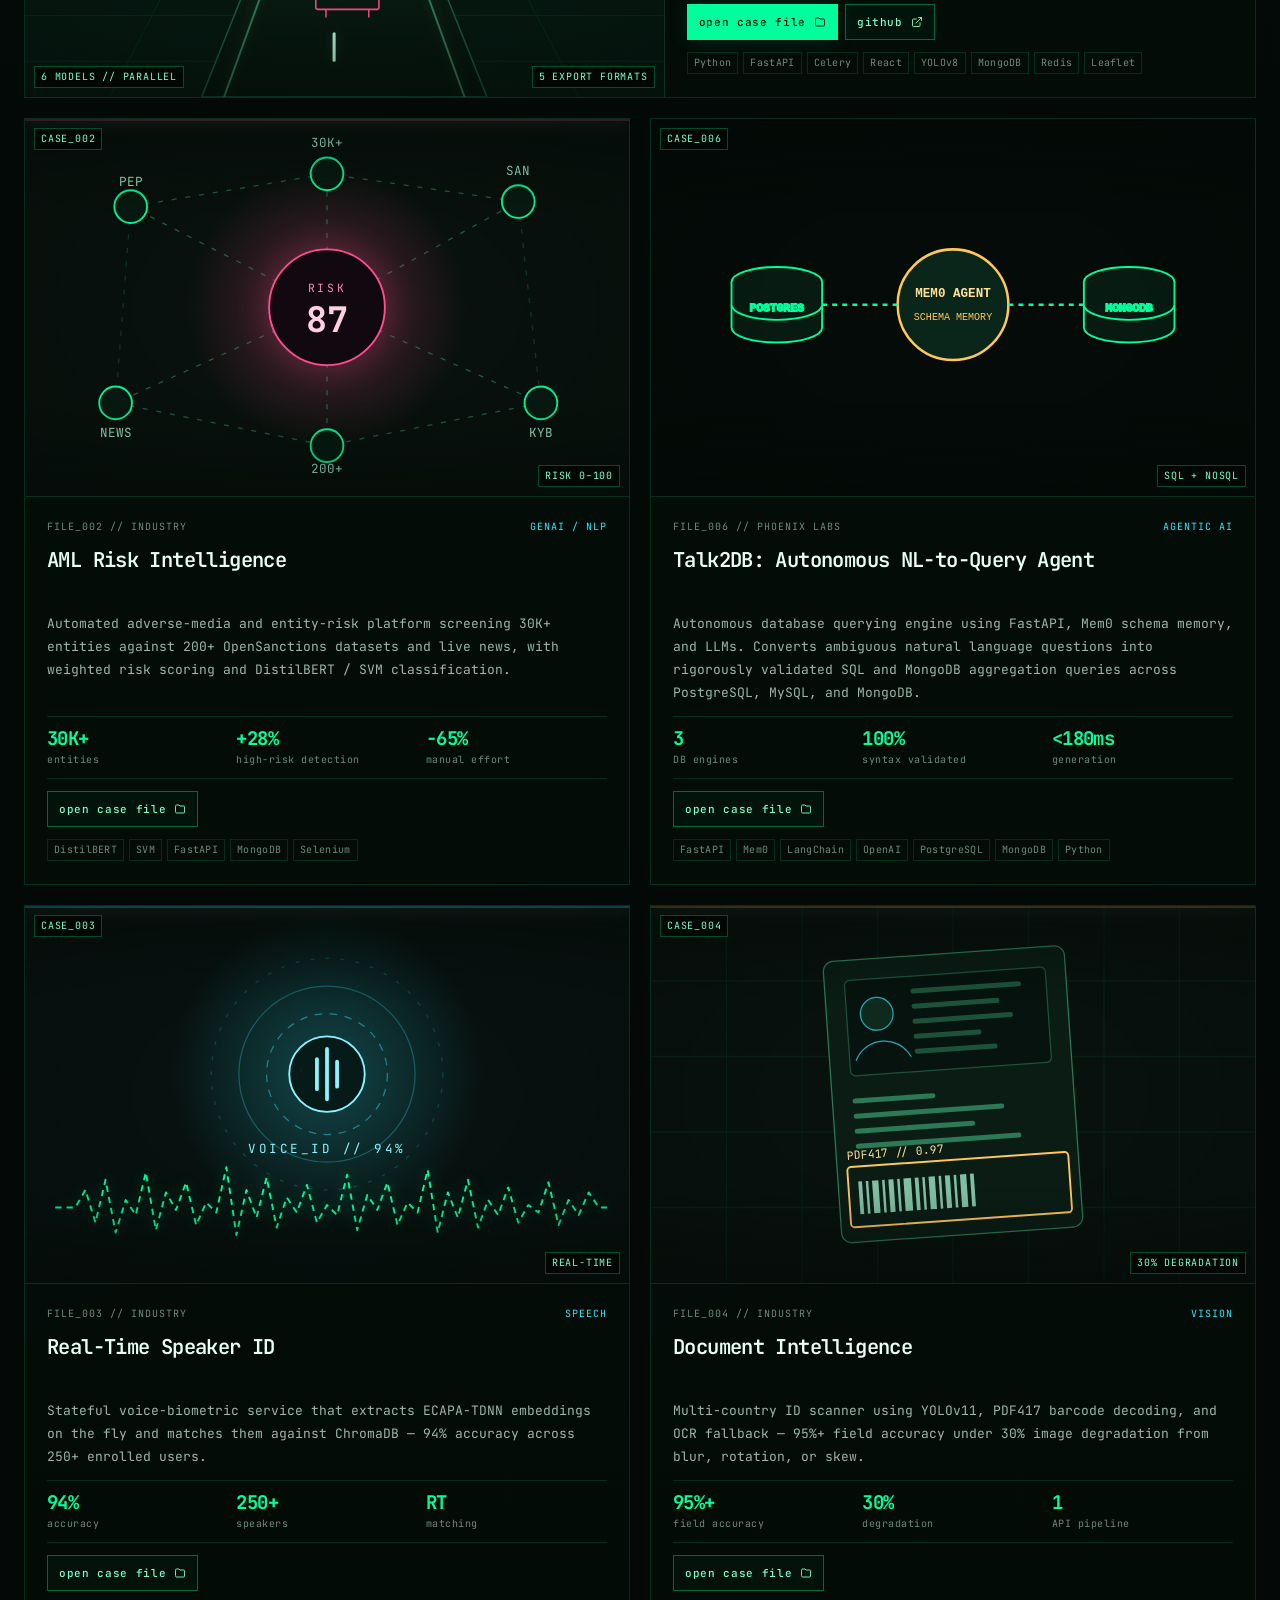
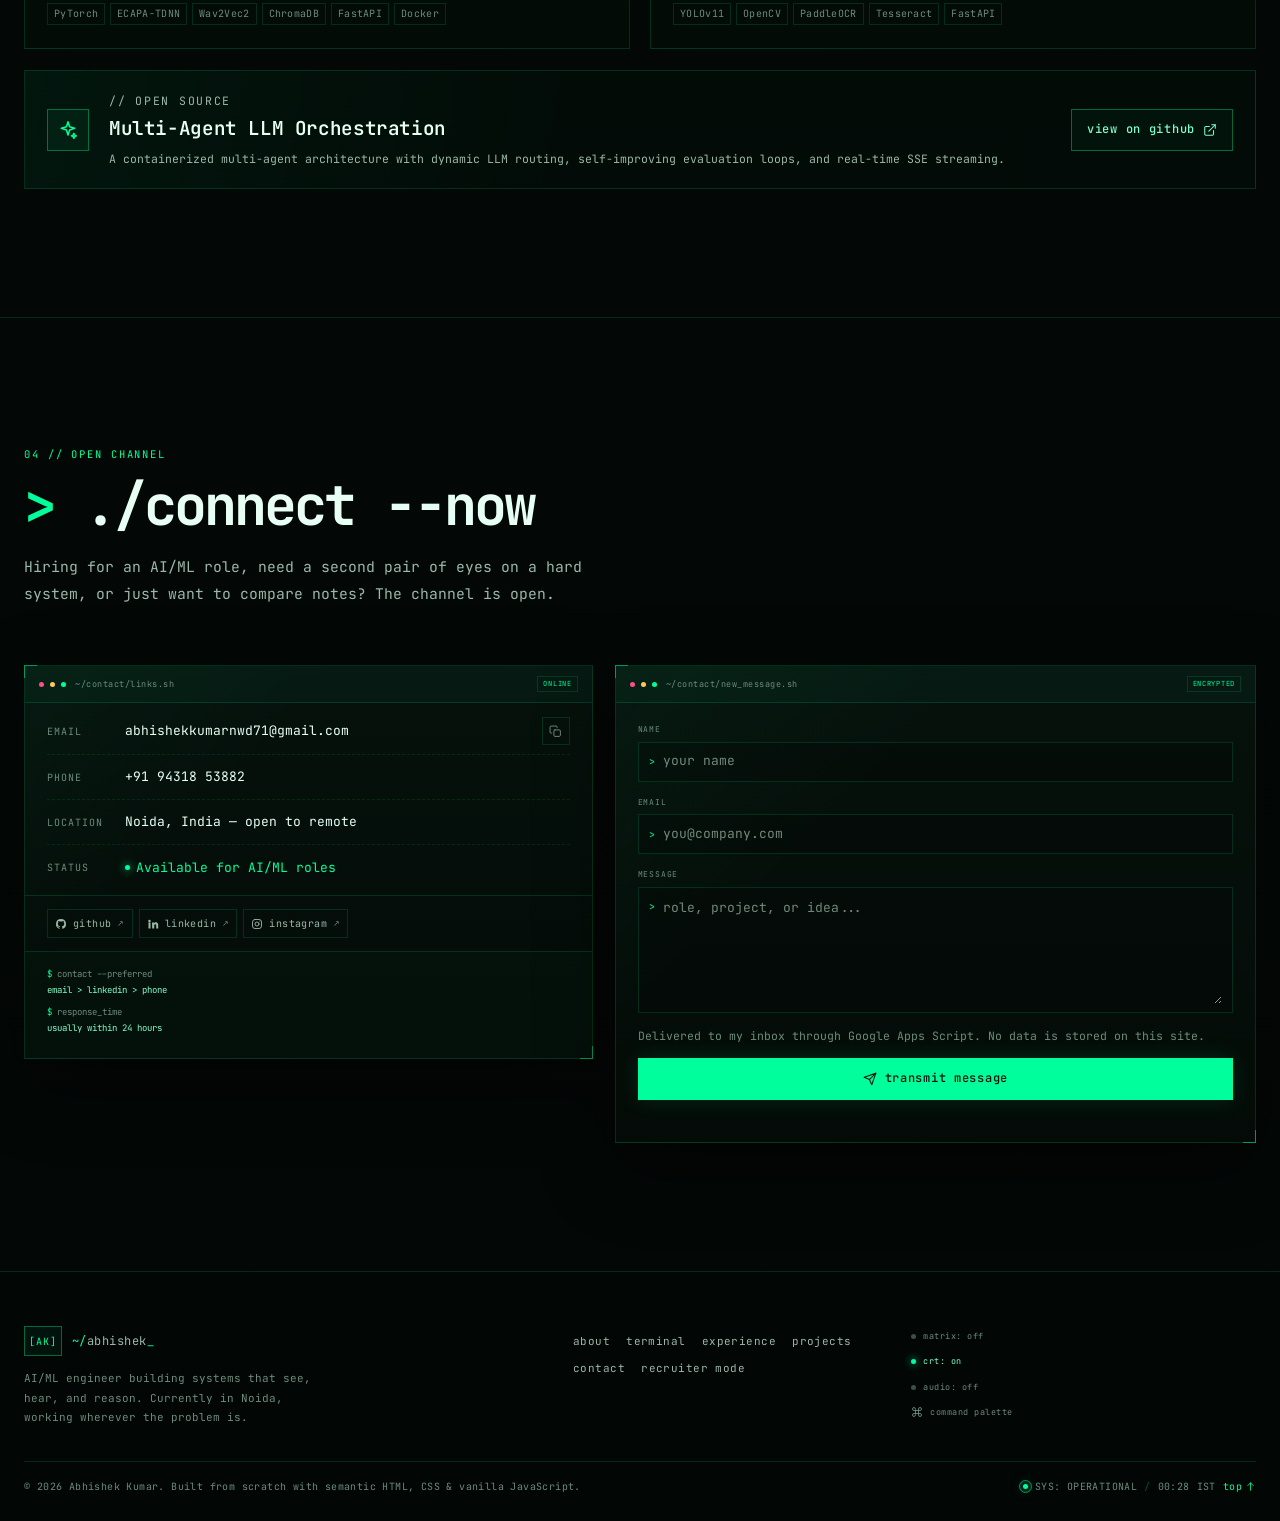
<file: hacker.html>
<!DOCTYPE html>
<html lang="en">
  <head>
    <meta charset="UTF-8">
    <meta name="viewport" content="width=device-width, initial-scale=1.0">
    <title>Abhishek Kumar // AI/ML Engineer &mdash; Hacker Mode</title>
    <meta name="description" content="Hacker Mode portfolio of Abhishek Kumar, an AI/ML engineer building production speech, vision, and generative AI systems. Explore the 3D terminal, case files, and interactive command palette.">
    <meta name="author" content="Abhishek Kumar">
    <meta name="theme-color" content="#030806">
    <meta name="color-scheme" content="dark">
    <meta name="robots" content="noindex, follow">

    <meta property="og:type" content="website">
    <meta property="og:site_name" content="Abhishek Kumar &mdash; Hacker Mode">
    <meta property="og:title" content="Abhishek Kumar // AI/ML Engineer &mdash; Hacker Mode">
    <meta property="og:description" content="A fully interactive, terminal-inspired portfolio: 3D neural hero, case files, and production AI systems.">
    <meta property="og:url" content="https://abhi-portfolio-green.vercel.app/hacker">
    <meta property="og:image" content="https://abhi-portfolio-green.vercel.app/images/og-cover.jpg?v=6">
    <meta name="twitter:card" content="summary_large_image">
    <meta name="twitter:title" content="Abhishek Kumar // AI/ML Engineer &mdash; Hacker Mode">
    <meta name="twitter:description" content="A fully interactive, terminal-inspired portfolio: 3D neural hero, case files, and production AI systems.">
    <meta name="twitter:image" content="https://abhi-portfolio-green.vercel.app/images/og-cover.jpg?v=6">

    <link rel="icon" type="image/x-icon" href="images/favicon.ico?v=6">
    <link rel="apple-touch-icon" href="images/apple-touch-icon.png?v=6">
    <link rel="preload" as="font" type="font/woff2" href="fonts/jetbrains-mono-latin-variable.woff2" crossorigin>
    <link rel="preload" as="image" href="images/mobile-bg.webp?v=6" fetchpriority="high">
    <link rel="stylesheet" href="hacker.css?v=6">
    <script>document.documentElement.classList.add('js');</script>

    <script type="application/ld+json">
      {
        "@context": "https://schema.org",
        "@type": "Person",
        "name": "Abhishek Kumar",
        "jobTitle": "AI/ML Engineer",
        "description": "AI/ML engineer building production speech, vision, and generative AI systems.",
        "url": "https://abhi-portfolio-green.vercel.app/",
        "image": "https://abhi-portfolio-green.vercel.app/images/og-cover.jpg?v=6",
        "email": "mailto:abhishekkumarnwd71@gmail.com",
        "telephone": "+91-94318-53882",
        "address": {
          "@type": "PostalAddress",
          "addressLocality": "Noida",
          "addressRegion": "Uttar Pradesh",
          "addressCountry": "IN"
        },
        "alumniOf": {
          "@type": "CollegeOrUniversity",
          "name": "Oriental Institute of Science and Technology"
        },
        "sameAs": [
          "https://github.com/abhish12345",
          "https://www.linkedin.com/in/abhishek-kumar-a26b3522a/"
        ],
        "knowsAbout": [
          "Machine Learning",
          "Speech Recognition",
          "Speaker Identification",
          "Computer Vision",
          "Retrieval-Augmented Generation",
          "GraphRAG",
          "PyTorch",
          "FastAPI",
          "Docker",
          "AWS"
        ]
      }
    </script>
  </head>
  <body>
    <a class="skip-link" href="#main">Skip to main content</a>

    <svg class="svg-sprite" xmlns="http://www.w3.org/2000/svg" aria-hidden="true" focusable="false">
      <symbol id="i-menu" viewBox="0 0 24 24"><path d="M4 7h16M4 12h16M4 17h16"/></symbol>
      <symbol id="i-close" viewBox="0 0 24 24"><path d="M18 6 6 18M6 6l12 12"/></symbol>
      <symbol id="i-command" viewBox="0 0 24 24"><path d="M9 6a3 3 0 1 0-3 3h12a3 3 0 1 0-3-3v12a3 3 0 1 0 3-3H6a3 3 0 1 0 3 3Z"/></symbol>
      <symbol id="i-search" viewBox="0 0 24 24"><circle cx="11" cy="11" r="7"/><path d="m20 20-3.5-3.5"/></symbol>
      <symbol id="i-arrow-right" viewBox="0 0 24 24"><path d="M4 12h16M14 6l6 6-6 6"/></symbol>
      <symbol id="i-arrow-up" viewBox="0 0 24 24"><path d="M12 20V4M6 10l6-6 6 6"/></symbol>
      <symbol id="i-download" viewBox="0 0 24 24"><path d="M12 3v12"/><path d="m7 10 5 5 5-5"/><path d="M5 21h14"/></symbol>
      <symbol id="i-external" viewBox="0 0 24 24"><path d="M15 3h6v6"/><path d="M10 14 21 3"/><path d="M18 13v6a2 2 0 0 1-2 2H5a2 2 0 0 1-2-2V8a2 2 0 0 1 2-2h6"/></symbol>
      <symbol id="i-github" viewBox="0 0 24 24"><path d="M12 2a10 10 0 0 0-3.16 19.49c.5.09.68-.22.68-.48v-1.7c-2.78.6-3.37-1.34-3.37-1.34-.45-1.16-1.11-1.47-1.11-1.47-.91-.62.07-.61.07-.61 1 .07 1.53 1.03 1.53 1.03.9 1.53 2.36 1.09 2.93.83.09-.65.35-1.09.64-1.34-2.22-.25-4.56-1.11-4.56-4.94 0-1.09.39-1.98 1.03-2.68-.1-.25-.45-1.27.1-2.65 0 0 .84-.27 2.75 1.02a9.5 9.5 0 0 1 5 0c1.91-1.29 2.75-1.02 2.75-1.02.55 1.38.2 2.4.1 2.65.64.7 1.03 1.59 1.03 2.68 0 3.84-2.34 4.69-4.57 4.94.36.31.68.92.68 1.85v2.74c0 .27.18.58.69.48A10 10 0 0 0 12 2Z"/></symbol>
      <symbol id="i-linkedin" viewBox="0 0 24 24"><path d="M4.98 3.5a2.5 2.5 0 1 1 0 5 2.5 2.5 0 0 1 0-5ZM3 9h4v12H3zM10 9h3.8v1.7h.05c.53-1 1.83-2.05 3.77-2.05 4.03 0 4.78 2.65 4.78 6.1V21h-4v-5.5c0-1.31-.02-3-1.83-3-1.83 0-2.11 1.43-2.11 2.9V21h-4z"/></symbol>
      <symbol id="i-instagram" viewBox="0 0 24 24"><rect x="3" y="3" width="18" height="18" rx="5"/><circle cx="12" cy="12" r="4"/><circle cx="17.5" cy="6.5" r=".8" fill="currentColor" stroke="none"/></symbol>
      <symbol id="i-mail" viewBox="0 0 24 24"><rect x="2" y="4" width="20" height="16" rx="2"/><path d="m2 7 10 6 10-6"/></symbol>
      <symbol id="i-phone" viewBox="0 0 24 24"><path d="M22 16.9v3a2 2 0 0 1-2.2 2 19.8 19.8 0 0 1-8.6-3.1 19.4 19.4 0 0 1-6-6A19.8 19.8 0 0 1 2.1 4.2 2 2 0 0 1 4.1 2h3a2 2 0 0 1 2 1.7c.1.9.3 1.8.6 2.6a2 2 0 0 1-.5 2.1L8 9.6a16 16 0 0 0 6.4 6.4l1.2-1.2a2 2 0 0 1 2.1-.5c.8.3 1.7.5 2.6.6a2 2 0 0 1 1.7 2Z"/></symbol>
      <symbol id="i-pin" viewBox="0 0 24 24"><path d="M20 10c0 6-8 12-8 12S4 16 4 10a8 8 0 1 1 16 0Z"/><circle cx="12" cy="10" r="3"/></symbol>
      <symbol id="i-copy" viewBox="0 0 24 24"><rect x="9" y="9" width="12" height="12" rx="2"/><path d="M5 15H4a2 2 0 0 1-2-2V4a2 2 0 0 1 2-2h9a2 2 0 0 1 2 2v1"/></symbol>
      <symbol id="i-check" viewBox="0 0 24 24"><path d="m5 12 4 4L19 6"/></symbol>
      <symbol id="i-file" viewBox="0 0 24 24"><path d="M14 2H6a2 2 0 0 0-2 2v16a2 2 0 0 0 2 2h12a2 2 0 0 0 2-2V8Z"/><path d="M14 2v6h6M8 13h8M8 17h5"/></symbol>
      <symbol id="i-eye" viewBox="0 0 24 24"><path d="M2 12s3.5-7 10-7 10 7 10 7-3.5 7-10 7S2 12 2 12Z"/><circle cx="12" cy="12" r="3"/></symbol>
      <symbol id="i-mic" viewBox="0 0 24 24"><rect x="9" y="2" width="6" height="12" rx="3"/><path d="M5 10a7 7 0 0 0 14 0"/><path d="M12 19v3M8 22h8"/></symbol>
      <symbol id="i-shield" viewBox="0 0 24 24"><path d="M12 22s8-4 8-10V5l-8-3-8 3v7c0 6 8 10 8 10Z"/><path d="m9 12 2 2 4-4"/></symbol>
      <symbol id="i-cpu" viewBox="0 0 24 24"><rect x="6" y="6" width="12" height="12" rx="2"/><path d="M9 1v3M15 1v3M9 20v3M15 20v3M1 9h3M1 15h3M20 9h3M20 15h3"/><rect x="10" y="10" width="4" height="4"/></symbol>
      <symbol id="i-terminal" viewBox="0 0 24 24"><rect x="2" y="3" width="20" height="18" rx="2"/><path d="m7 9 3 3-3 3M13 15h4"/></symbol>
      <symbol id="i-folder" viewBox="0 0 24 24"><path d="M3 6a2 2 0 0 1 2-2h5l2 2h7a2 2 0 0 1 2 2v10a2 2 0 0 1-2 2H5a2 2 0 0 1-2-2Z"/></symbol>
      <symbol id="i-spark" viewBox="0 0 24 24"><path d="m12 2 1.9 6.1L20 10l-6.1 1.9L12 18l-1.9-6.1L4 10l6.1-1.9Z"/><path d="m19 16 .9 2.1L22 19l-2.1.9L19 22l-.9-2.1L16 19l2.1-.9Z"/></symbol>
      <symbol id="i-send" viewBox="0 0 24 24"><path d="m22 2-7 20-4-9-9-4Z"/><path d="M22 2 11 13"/></symbol>
      <symbol id="i-globe" viewBox="0 0 24 24"><circle cx="12" cy="12" r="9"/><path d="M3 12h18M12 3a14 14 0 0 1 0 18M12 3a14 14 0 0 0 0 18"/></symbol>
    </svg>

    <div class="boot" id="boot-screen" aria-hidden="true" hidden>
      <div class="boot__inner">
        <div class="boot__logo">AK<span>_</span>OS</div>
        <p class="boot__title">PORTFOLIO BOOT SEQUENCE // v2.6</p>
        <div class="boot__log">
          <p><span>[ OK ]</span> mounting /dev/portfolio</p>
          <p><span>[ OK ]</span> loading neural canvas</p>
          <p><span>[ OK ]</span> verifying identity: abhishek_kumar</p>
          <p class="boot__grant">&gt; access granted</p>
        </div>
        <div class="boot__progress"><span id="boot-progress"></span></div>
        <p class="boot__hint">press any key to skip</p>
      </div>
    </div>

    <div class="fx-layer" aria-hidden="true">
      <canvas id="matrix-canvas"></canvas>
      <div class="fx-scanlines"></div>
      <div class="fx-noise"></div>
      <div class="fx-vignette"></div>
    </div>

    <header class="site-header" id="top">
      <div class="status-bar">
        <div class="container status-bar__inner">
          <span class="sys-id"><span class="status-dot" aria-hidden="true"></span> SYS://AK-PORTFOLIO v2.6</span>
          <span class="status-bar__mid">NODE: NOIDA, IN &middot; 28.5355&deg;N 77.3910&deg;E</span>
          <span class="status-bar__right"><span id="clock">--:--</span> IST <span class="sep">/</span> <span class="availability">OPEN TO WORK</span></span>
        </div>
      </div>
      <nav class="main-nav container" aria-label="Main navigation">
        <a class="brand" href="#home" aria-label="Abhishek Kumar &mdash; back to top">
          <span class="brand__mark" aria-hidden="true">[AK]</span>
          <span class="brand__text"><span class="brand__prompt">~/</span>abhishek<span class="brand__cursor" aria-hidden="true">_</span></span>
        </a>

        <button class="nav-toggle" type="button" aria-label="Open menu" aria-controls="nav-menu" aria-expanded="false">
          <svg class="icon" aria-hidden="true"><use href="#i-menu"></use></svg>
        </button>

        <div class="nav-drawer" id="nav-menu">
          <div class="nav-drawer__head">
            <span>// NAVIGATE</span>
            <button class="nav-close" type="button" aria-label="Close menu" data-close-nav>
              <svg class="icon" aria-hidden="true"><use href="#i-close"></use></svg>
            </button>
          </div>
          <ul class="nav-links">
            <li><a class="nav-link active" href="#home" aria-current="page"><span>00</span>home</a></li>
            <li><a class="nav-link" href="#about"><span>01</span>about</a></li>
            <li><a class="nav-link" href="#terminal"><span>02</span>terminal</a></li>
            <li><a class="nav-link" href="#experience"><span>03</span>experience</a></li>
            <li><a class="nav-link" href="#projects"><span>04</span>projects</a></li>
            <li><a class="nav-link" href="#contact"><span>05</span>contact</a></li>
          </ul>
          <div class="nav-drawer__foot">
            <a class="recruiter-link" href="index.html">Recruiter Mode <svg class="icon" aria-hidden="true"><use href="#i-arrow-right"></use></svg></a>
            <p>clean layout &middot; same experience &middot; no terminal</p>
          </div>
        </div>

        <div class="nav-actions">
          <button class="palette-trigger" type="button" data-open-palette aria-label="Open command palette">
            <svg class="icon" aria-hidden="true"><use href="#i-command"></use></svg>
            <span class="palette-trigger__label">cmd</span>
            <kbd>Ctrl K</kbd>
          </button>
          <a class="recruiter-link recruiter-link--nav" href="index.html">
            <span class="recruiter-link__dot" aria-hidden="true"></span>Recruiter Mode
          </a>
        </div>
      </nav>
      <div class="scroll-progress" aria-hidden="true"><span id="scroll-progress-bar"></span></div>
    </header>
    <div class="nav-backdrop" data-close-nav></div>

    <main id="main" tabindex="-1">
      <section class="hero" id="home" aria-labelledby="hero-title">
        <canvas class="hero-canvas" id="scene-canvas" aria-hidden="true"></canvas>
        <div class="hero-grid" aria-hidden="true"></div>
        <div class="hero-glow hero-glow--a" aria-hidden="true"></div>
        <div class="hero-glow hero-glow--b" aria-hidden="true"></div>

        <div class="container hero-inner">
          <div class="hero-copy">
            <p class="eyebrow" data-reveal><span class="status-dot" aria-hidden="true"></span> SYSTEM ONLINE <span class="eyebrow__sep">//</span> AI/ML ENGINEER</p>
            <h1 class="hero-title" id="hero-title" data-text="ABHISHEK KUMAR">
              <span class="hero-title__line">ABHISHEK</span>
              <span class="hero-title__line hero-title__line--accent">KUMAR</span>
            </h1>
            <p class="hero-role">
              <span class="prompt" aria-hidden="true">&gt;</span>
              <span class="sr-only">AI/ML Engineer specializing in speech, vision, and generative AI.</span>
              <span class="typed-role" aria-hidden="true">AI/ML Engineer</span><span class="typed-cursor" aria-hidden="true"></span>
            </p>
            <p class="hero-lede" data-reveal>I build production AI systems that <strong>see</strong>, <strong>hear</strong>, and <strong>reason</strong> &mdash; from real-time voice biometrics to multi-model computer vision and GraphRAG platforms. 2.5+ years turning research into systems people can actually use.</p>
            <div class="hero-actions" data-reveal>
              <a class="btn btn--primary" href="#projects"><span aria-hidden="true">$</span> ls ./projects <svg class="icon" aria-hidden="true"><use href="#i-arrow-right"></use></svg></a>
              <a class="btn btn--ghost" href="images/Abhishek_Kumar_CV.pdf" download="Abhishek_Kumar_CV.pdf"><svg class="icon" aria-hidden="true"><use href="#i-download"></use></svg> download cv</a>
              <a class="btn btn--text" href="index.html">Recruiter Mode <svg class="icon" aria-hidden="true"><use href="#i-arrow-right"></use></svg></a>
            </div>
            <dl class="hero-stats" data-reveal>
              <div><dt>Experience</dt><dd>2.5<span>+</span></dd></div>
              <div><dt>Voice accuracy</dt><dd>94<span>%</span></dd></div>
              <div><dt>Entities screened</dt><dd>30K<span>+</span></dd></div>
              <div><dt>Cameras</dt><dd>50<span>+</span></dd></div>
            </dl>
            <div class="hero-terminal" data-reveal>
              <div class="terminal-bar" aria-hidden="true"><span class="terminal-dots"><i></i><i></i><i></i></span><span>abhishek@portfolio: ~</span><span class="terminal-bar__tag">zsh</span></div>
              <div class="terminal-body">
                <p><span class="t-prompt">$</span> whoami</p>
                <p class="t-out">AI/ML engineer &mdash; speech, vision &amp; generative AI</p>
                <p><span class="t-prompt">$</span> cat /etc/focus</p>
                <p class="t-out">production systems &middot; evaluation &middot; measurable impact</p>
              </div>
            </div>
          </div>

          <div class="hero-visual" data-reveal>
            <figure class="operator">
              <div class="operator__orbit operator__orbit--one" aria-hidden="true"></div>
              <div class="operator__orbit operator__orbit--two" aria-hidden="true"></div>
              <div class="operator__frame" data-tilt>
                <div class="operator__hud" aria-hidden="true">
                  <span>ID // AK-2026</span><span class="live"><i></i> LIVE</span>
                </div>
                <div class="operator__portrait">
                  <img src="images/mobile-bg.webp?v=6" alt="Portrait of Abhishek Kumar" width="1080" height="1350" fetchpriority="high">
                  <div class="operator__scan" aria-hidden="true"></div>
                  <div class="operator__mesh" aria-hidden="true"></div>
                  <span class="hud-tag hud-tag--a" aria-hidden="true">VOICE_ID // 94%</span>
                  <span class="hud-tag hud-tag--b" aria-hidden="true">VISION // 50 CAMS</span>
                  <span class="hud-corner hud-corner--tl" aria-hidden="true"></span>
                  <span class="hud-corner hud-corner--tr" aria-hidden="true"></span>
                  <span class="hud-corner hud-corner--bl" aria-hidden="true"></span>
                  <span class="hud-corner hud-corner--br" aria-hidden="true"></span>
                </div>
                <div class="operator__caption">
                  <span><strong>ABHISHEK KUMAR</strong><small>AI/ML ENGINEER</small></span>
                  <span class="operator__sig" aria-hidden="true">AK</span>
                </div>
              </div>
              <p class="operator__meta" aria-hidden="true"><span>NODE: NOIDA, IN</span><span>STATUS: AVAILABLE</span></p>
            </figure>
          </div>
        </div>

        <a class="scroll-cue" href="#about"><span class="scroll-cue__line" aria-hidden="true"></span> cd ./about <span aria-hidden="true">&darr;</span></a>
      </section>
      <section class="section" id="about" aria-labelledby="about-title">
        <div class="container">
          <header class="section-head" data-reveal>
            <p class="section-kicker">01 // OPERATOR PROFILE</p>
            <h2 id="about-title"><span class="prompt" aria-hidden="true">&gt;</span> whoami<span class="section-cursor" aria-hidden="true">_</span></h2>
            <p class="section-lede">I like the hard part: taking a model out of a notebook and making it fast, observable, and genuinely useful in production.</p>
          </header>

          <div class="about-grid">
            <div class="panel panel--terminal" data-reveal>
              <div class="panel-bar">
                <span class="terminal-dots" aria-hidden="true"><i></i><i></i><i></i></span>
                <span>~/about/operator.log</span>
                <span class="panel-bar__tag">READ</span>
              </div>
              <div class="about-log" aria-hidden="true">
                <p><span class="log-num">001</span><span class="log-key">name</span><span class="log-val">abhishek_kumar</span></p>
                <p><span class="log-num">002</span><span class="log-key">role</span><span class="log-val">ai_ml_engineer</span></p>
                <p><span class="log-num">003</span><span class="log-key">focus</span><span class="log-val">[speech, vision, genai]</span></p>
                <p><span class="log-num">004</span><span class="log-key">location</span><span class="log-val">noida_in</span></p>
                <p><span class="log-num">005</span><span class="log-key">status</span><span class="log-val log-val--live">open_to_work</span></p>
              </div>
              <div class="about-copy">
                <p>My work spans real-time speaker identification, document intelligence, adverse-media risk, and hybrid RAG / GraphRAG systems. I care about the whole path &mdash; data quality, evaluation, latency, deployment, and the interface that makes an AI system legible to the people using it.</p>
                <p>Currently at <strong>Softel Solutions</strong>, I build retrieval platforms, geospatial ingestion pipelines, and STT/TTS microservices. Before that, I shipped AML risk tooling at <strong>Azine Web Technologies</strong> and worked on computer vision and biometric systems at <strong>Phoenix Labs Global</strong>.</p>
              </div>
            </div>

            <div class="dossier" data-reveal role="group" aria-label="Quick profile">
              <div class="dossier__head">
                <span>QUICK_DOSSIER</span>
                <span class="dossier__status"><i aria-hidden="true"></i> AVAILABLE</span>
              </div>
              <dl class="dossier__list">
                <div><dt>Role</dt><dd>AI/ML Engineer</dd></div>
                <div><dt>Focus</dt><dd>Speech &middot; Vision &middot; GenAI</dd></div>
                <div><dt>Base</dt><dd>Noida, India</dd></div>
                <div><dt>Remote</dt><dd>Yes / hybrid</dd></div>
                <div><dt>Experience</dt><dd>2.5+ years</dd></div>
                <div><dt>Education</dt><dd>B.Tech, ECE</dd></div>
              </dl>
              <div class="dossier__stack">
                <span>PyTorch</span><span>FastAPI</span><span>Docker</span><span>AWS</span>
              </div>
              <a class="btn btn--primary btn--full" href="images/Abhishek_Kumar_CV.pdf" download="Abhishek_Kumar_CV.pdf"><svg class="icon" aria-hidden="true"><use href="#i-download"></use></svg> download dossier</a>
              <p class="dossier__note">PDF &middot; 2 pages &middot; updated 2026</p>
            </div>
          </div>

          <div class="arsenal" data-reveal>
            <div class="arsenal__head">
              <div>
                <p class="mini-kicker">// CAPABILITY MATRIX</p>
                <h3>tech.arsenal</h3>
              </div>
              <div class="filter-group" role="group" aria-label="Filter skills by category">
                <button class="filter is-active" type="button" data-skill-filter="all" aria-pressed="true">all <span>34</span></button>
                <button class="filter" type="button" data-skill-filter="genai" aria-pressed="false">genai <span>8</span></button>
                <button class="filter" type="button" data-skill-filter="speech" aria-pressed="false">speech <span>6</span></button>
                <button class="filter" type="button" data-skill-filter="vision" aria-pressed="false">vision <span>6</span></button>
                <button class="filter" type="button" data-skill-filter="ml" aria-pressed="false">ml <span>6</span></button>
                <button class="filter" type="button" data-skill-filter="backend" aria-pressed="false">backend <span>8</span></button>
              </div>
            </div>
            <ul class="skill-grid" id="skill-grid">
              <li class="skill" data-cat="genai"><span aria-hidden="true">+</span>LangChain</li>
              <li class="skill" data-cat="genai"><span aria-hidden="true">+</span>LangGraph</li>
              <li class="skill" data-cat="genai"><span aria-hidden="true">+</span>LlamaIndex</li>
              <li class="skill" data-cat="genai"><span aria-hidden="true">+</span>RAG</li>
              <li class="skill" data-cat="genai"><span aria-hidden="true">+</span>GraphRAG</li>
              <li class="skill" data-cat="genai"><span aria-hidden="true">+</span>Neo4j</li>
              <li class="skill" data-cat="genai"><span aria-hidden="true">+</span>ChromaDB</li>
              <li class="skill" data-cat="genai"><span aria-hidden="true">+</span>Qdrant</li>
              <li class="skill" data-cat="speech"><span aria-hidden="true">+</span>ECAPA-TDNN</li>
              <li class="skill" data-cat="speech"><span aria-hidden="true">+</span>Wav2Vec2</li>
              <li class="skill" data-cat="speech"><span aria-hidden="true">+</span>Whisper</li>
              <li class="skill" data-cat="speech"><span aria-hidden="true">+</span>Bark / Coqui TTS</li>
              <li class="skill" data-cat="speech"><span aria-hidden="true">+</span>Speaker ID</li>
              <li class="skill" data-cat="speech"><span aria-hidden="true">+</span>Audio Diarization</li>
              <li class="skill" data-cat="vision"><span aria-hidden="true">+</span>YOLOv8 / v11</li>
              <li class="skill" data-cat="vision"><span aria-hidden="true">+</span>OpenCV</li>
              <li class="skill" data-cat="vision"><span aria-hidden="true">+</span>RetinaFace</li>
              <li class="skill" data-cat="vision"><span aria-hidden="true">+</span>ArcFace</li>
              <li class="skill" data-cat="vision"><span aria-hidden="true">+</span>PaddleOCR</li>
              <li class="skill" data-cat="vision"><span aria-hidden="true">+</span>Tesseract</li>
              <li class="skill" data-cat="ml"><span aria-hidden="true">+</span>PyTorch</li>
              <li class="skill" data-cat="ml"><span aria-hidden="true">+</span>TensorFlow</li>
              <li class="skill" data-cat="ml"><span aria-hidden="true">+</span>Scikit-learn</li>
              <li class="skill" data-cat="ml"><span aria-hidden="true">+</span>DistilBERT</li>
              <li class="skill" data-cat="ml"><span aria-hidden="true">+</span>SVM</li>
              <li class="skill" data-cat="ml"><span aria-hidden="true">+</span>XGBoost</li>
              <li class="skill" data-cat="backend"><span aria-hidden="true">+</span>Python</li>
              <li class="skill" data-cat="backend"><span aria-hidden="true">+</span>FastAPI</li>
              <li class="skill" data-cat="backend"><span aria-hidden="true">+</span>Django</li>
              <li class="skill" data-cat="backend"><span aria-hidden="true">+</span>Docker</li>
              <li class="skill" data-cat="backend"><span aria-hidden="true">+</span>AWS</li>
              <li class="skill" data-cat="backend"><span aria-hidden="true">+</span>MongoDB</li>
              <li class="skill" data-cat="backend"><span aria-hidden="true">+</span>PostgreSQL</li>
              <li class="skill" data-cat="backend"><span aria-hidden="true">+</span>Redis</li>
            </ul>
            <p class="filter-status" id="skill-status" role="status" aria-live="polite">Showing all 34 capabilities</p>
          </div>

          <div class="edu-grid">
            <div class="panel" data-reveal>
              <div class="panel-bar">
                <span class="terminal-dots" aria-hidden="true"><i></i><i></i><i></i></span>
                <span>~/education.log</span>
                <span class="panel-bar__tag">2 ENTRIES</span>
              </div>
              <ol class="edu-list">
                <li>
                  <span class="edu-date">2020 &mdash; 2024</span>
                  <div>
                    <h3>B.Tech, Electronics &amp; Communication Engineering</h3>
                    <p>Oriental Institute of Science and Technology &mdash; Bhopal, India</p>
                    <span class="edu-note">CGPA 8.17 / 10 &middot; AI/ML, DSP, data structures</span>
                  </div>
                </li>
                <li>
                  <span class="edu-date">2024 &mdash; 2025</span>
                  <div>
                    <h3>Java &amp; Python Full Stack Training</h3>
                    <p>Kodnest &mdash; Aug 2024 to Jan 2025</p>
                    <span class="edu-note">Practical application development across the stack</span>
                  </div>
                </li>
              </ol>
            </div>

            <div class="panel" data-reveal>
              <div class="panel-bar">
                <span class="terminal-dots" aria-hidden="true"><i></i><i></i><i></i></span>
                <span>~/certs.db</span>
                <span class="panel-bar__tag">VERIFIED</span>
              </div>
              <ul class="cert-list">
                <li><span class="cert-mark" aria-hidden="true">[+]</span><span>Oracle Cloud Infrastructure: Certified AI Foundations Associate</span><time datetime="2025-03">MAR 2025</time></li>
                <li><span class="cert-mark" aria-hidden="true">[+]</span><span>NLP Mastery in Python &mdash; Udemy</span><time datetime="2025-07">JUL 2025</time></li>
                <li><span class="cert-mark" aria-hidden="true">[+]</span><span>Data Science &amp; ML Bootcamp &mdash; Udemy</span><time datetime="2025-07">JUL 2025</time></li>
                <li><span class="cert-mark" aria-hidden="true">[+]</span><span>Machine Learning Internship &mdash; Infosys Springboard</span><time datetime="2024-12">DEC 2024</time></li>
                <li><span class="cert-mark" aria-hidden="true">[+]</span><span>Deep Learning for Developers &mdash; Infosys</span><time datetime="2024-08">AUG 2024</time></li>
                <li><span class="cert-mark" aria-hidden="true">[+]</span><span>SQL for Data Science &mdash; UC Davis / Coursera</span><time datetime="2023-05">MAY 2023</time></li>
              </ul>
            </div>
          </div>
        </div>
      </section>

            <section class="section" id="terminal" aria-labelledby="terminal-title">
        <div class="container">
          <header class="section-head" data-reveal>
            <p class="section-kicker">02 // INTERACTIVE REPL</p>
            <h2 id="terminal-title"><span class="prompt" aria-hidden="true">&gt;</span> ./terminal --live</h2>
            <p class="section-lede">Direct interface to the engineering workstation. Run commands, test the Ragas benchmark, or inspect production telemetry.</p>
          </header>

          <div class="interactive-terminal" data-reveal>
            <div class="terminal-bar">
              <div class="terminal-dots" aria-hidden="true">
                <span class="dot dot--red"></span>
                <span class="dot dot--yellow"></span>
                <span class="dot dot--green"></span>
              </div>
              <div class="terminal-bar__title">abhishek@ai-cluster: ~ (bash)</div>
              <div class="terminal-bar__status"><span class="status-dot"></span> LIVE REPL</div>
            </div>

            <!-- Quick Command Pills for 1-click execution -->
            <div class="cli-pills" role="toolbar" aria-label="Terminal command shortcuts">
              <button class="cli-pill" type="button" data-cli-cmd="help">help</button>
              <button class="cli-pill" type="button" data-cli-cmd="whoami">whoami</button>
              <button class="cli-pill" type="button" data-cli-cmd="skills">skills</button>
              <button class="cli-pill" type="button" data-cli-cmd="projects">projects</button>
              <button class="cli-pill" type="button" data-cli-cmd="run rag-eval">run rag-eval</button>
              <button class="cli-pill" type="button" data-cli-cmd="cat resume">cat resume</button>
              <button class="cli-pill" type="button" data-cli-cmd="contact">contact</button>
              <button class="cli-pill" type="button" data-cli-cmd="clear">clear</button>
            </div>

            <!-- Terminal Output Window -->
            <div class="terminal-screen" id="terminal-screen" tabindex="0" role="log" aria-live="polite" aria-label="Terminal output log">
              <div class="terminal-line banner-line">
                <span class="term-green">ABHISHEK KUMAR [AI/ML WORKSTATION v2.6.0]</span><br>
                <span class="term-dim">OS: Linux 6.8.0-x86_64 // Hardware: 8x NVIDIA A100-SXM4-80GB (Active)</span><br>
                <span class="term-cyan">Type <b>help</b> or click any command shortcut above to explore.</span>
              </div>
            </div>

            <!-- Terminal Input Line -->
            <form class="terminal-input-form" id="terminal-form" autocomplete="off">
              <span class="term-prompt">visitor@ai-cluster:~$</span>
              <input type="text" id="terminal-input" class="terminal-input" placeholder="type 'help', 'skills', 'run rag-eval'..." aria-label="Terminal command input" spellcheck="false" autocomplete="off" autocapitalize="none">
              <button type="submit" class="terminal-submit-btn" aria-label="Execute command"><svg class="icon" aria-hidden="true"><use href="#i-arrow-right"></use></svg></button>
            </form>
          </div>
        </div>
      </section>

      <section class="section" id="experience" aria-labelledby="experience-title">
        <div class="container">
          <header class="section-head" data-reveal>
            <p class="section-kicker">02 // CAREER TRACE</p>
            <h2 id="experience-title"><span class="prompt" aria-hidden="true">&gt;</span> cat experience.log</h2>
            <p class="section-lede">Production work across speech, vision, generative AI, and data engineering &mdash; with the numbers attached.</p>
          </header>

          <ol class="exp-list">
            <li class="exp" data-reveal>
              <div class="exp__meta">
                <span class="badge badge--live"><i aria-hidden="true"></i> RUNNING</span>
                <time datetime="2026-03">MAR 2026 &mdash; PRESENT</time>
                <span>Noida, IN</span>
              </div>
              <div class="exp__body">
                <div class="exp__title-row">
                  <h3>Python Developer (AI/ML)</h3>
                  <span class="exp__company">@ Softel Solutions</span>
                </div>
                <ul class="exp__bullets">
                  <li><strong>Real-time speaker ID</strong> &mdash; deployed a voice biometric system using PyTorch, ECAPA-TDNN (Wav2Vec2), and ChromaDB, reaching 94% accuracy across 250+ users.</li>
                  <li><strong>Enterprise hybrid RAG / GraphRAG</strong> &mdash; scaled a retrieval platform to 15K+ daily queries for 1,200+ users with FastAPI, Neo4j, ChromaDB, and Redis RQ; a 400-query Ragas evaluation cut hallucinations by 22% and latency by 35%.</li>
                  <li><strong>Geospatial data pipeline</strong> &mdash; built an asyncio / multi-threaded ingestion engine for 100+ atmospheric parameters and satellite tiles, with 10K-document MongoDB bulk writes and 40% higher throughput.</li>
                  <li><strong>STT / TTS microservices</strong> &mdash; shipped Whisper and Bark / Coqui speech services with FastAPI and Docker.</li>
                </ul>
                <ul class="tags">
                  <li>PyTorch</li><li>ECAPA-TDNN</li><li>GraphRAG</li><li>FastAPI</li><li>Neo4j</li><li>Redis</li><li>Whisper</li><li>Docker</li>
                </ul>
              </div>
            </li>

            <li class="exp" data-reveal>
              <div class="exp__meta">
                <span class="badge">ARCHIVED</span>
                <time datetime="2025-02">FEB 2025 &mdash; FEB 2026</time>
                <span>Ahmedabad, IN</span>
              </div>
              <div class="exp__body">
                <div class="exp__title-row">
                  <h3>Machine Learning Engineer</h3>
                  <span class="exp__company">@ Azine Web Technologies</span>
                </div>
                <ul class="exp__bullets">
                  <li><strong>AML adverse-media &amp; entity risk</strong> &mdash; architected a multi-source screening platform with PEP / SAN / KYB checks and a weighted 0&ndash;100 risk score across 30,000+ entities.</li>
                  <li><strong>Compliance &amp; news intelligence</strong> &mdash; integrated 200+ OpenSanctions datasets and live news feeds with DistilBERT and SVM classifiers, increasing high-risk detection by 28% and reducing manual effort by 65%.</li>
                  <li><strong>Real-time vision &amp; identity verification</strong> &mdash; deployed liveness detection, signature recognition, and barcode extraction APIs with YOLOv11, OpenCV, and FastAPI, achieving 95%+ field accuracy.</li>
                  <li><strong>Automated data pipelines</strong> &mdash; built ETL scrapers across 150+ government portals with Selenium, BeautifulSoup, and PDFPlumber on 3-day cron cycles.</li>
                </ul>
                <ul class="tags">
                  <li>DistilBERT</li><li>SVM</li><li>YOLOv11</li><li>OpenCV</li><li>FastAPI</li><li>MongoDB</li><li>Selenium</li>
                </ul>
              </div>
            </li>

            <li class="exp" data-reveal>
              <div class="exp__meta">
                <span class="badge">ARCHIVED</span>
                <time datetime="2024-07">JUL 2024 &mdash; JAN 2025</time>
                <span>Remote</span>
              </div>
              <div class="exp__body">
                <div class="exp__title-row">
                  <h3>AI/ML Intern</h3>
                  <span class="exp__company">@ Phoenix Labs Global</span>
                </div>
                <ul class="exp__bullets">
                  <li><strong>Talk2DB</strong> &mdash; pioneered a natural-language-to-SQL/Mongo agent with FastAPI, Mem0 schema memory, and OpenAI, producing validated queries across PostgreSQL, MySQL, and MongoDB.</li>
                  <li><strong>Road inspection vision</strong> &mdash; engineered a dual-camera pipeline processing PAVE and ROW footage with pavement distress classification and Rut Depth / IRI rating evaluation.</li>
                  <li><strong>50-camera facial recognition</strong> &mdash; designed a real-time biometric engine for 50 concurrent CCTV feeds using RetinaFace, ArcFace, and Qdrant, with &lt;5 ms queries across 1M+ faces.</li>
                  <li><strong>API orchestration gateway</strong> &mdash; managed 13+ FastAPI ML microservices with RBAC and anomaly detection, reducing false positives by 37%.</li>
                </ul>
                <ul class="tags">
                  <li>FastAPI</li><li>Mem0</li><li>RetinaFace</li><li>ArcFace</li><li>Qdrant</li><li>Django</li>
                </ul>
              </div>
            </li>

            <li class="exp" data-reveal>
              <div class="exp__meta">
                <span class="badge">ARCHIVED</span>
                <time datetime="2024-01">JAN 2024 &mdash; JUN 2024</time>
                <span>Remote</span>
              </div>
              <div class="exp__body">
                <div class="exp__title-row">
                  <h3>Machine Learning Intern</h3>
                  <span class="exp__company">@ Atharvo India</span>
                </div>
                <ul class="exp__bullets">
                  <li><strong>Churn prediction</strong> &mdash; trained XGBoost and Random Forest models to 91% accuracy, contributing to a 15% reduction in retention costs.</li>
                  <li><strong>NLP ticket classification</strong> &mdash; built a TF-IDF and Logistic Regression pipeline that improved ticket routing efficiency by 30%.</li>
                  <li><strong>Digit recognition</strong> &mdash; assembled an end-to-end LeNet-5 TensorFlow pipeline with preprocessing, validation, and accuracy benchmarking.</li>
                </ul>
                <ul class="tags">
                  <li>XGBoost</li><li>Random Forest</li><li>TF-IDF</li><li>TensorFlow</li><li>Scikit-learn</li>
                </ul>
              </div>
            </li>
          </ol>
        </div>
      </section>
      <section class="section" id="projects" aria-labelledby="projects-title">
        <div class="container">
          <header class="section-head" data-reveal>
            <p class="section-kicker">04 // CASE FILES</p>
            <h2 id="projects-title"><span class="prompt" aria-hidden="true">&gt;</span> ls ./projects</h2>
            <p class="section-lede">Selected systems I&rsquo;ve designed, built, or shipped. Open a case file for the architecture, constraints, and outcomes.</p>
          </header>

          <div class="projects-toolbar" data-reveal>
            <div class="filter-group" role="group" aria-label="Filter projects by discipline">
              <button class="filter is-active" type="button" data-project-filter="all" aria-pressed="true">all <span>6</span></button>
              <button class="filter" type="button" data-project-filter="genai" aria-pressed="false">genai <span>3</span></button>
              <button class="filter" type="button" data-project-filter="vision" aria-pressed="false">vision <span>2</span></button>
              <button class="filter" type="button" data-project-filter="speech" aria-pressed="false">speech <span>1</span></button>
            </div>
            <p class="filter-status" id="project-status" role="status" aria-live="polite">Showing 6 case files</p>
          </div>

          <div class="project-grid">
            <article class="project project--featured" data-cat="genai" data-reveal>
              <div class="project__visual project__visual--graphrag" aria-hidden="true">
                <svg viewBox="0 0 640 420" preserveAspectRatio="xMidYMid slice" focusable="false">
                  <defs>
                    <radialGradient id="rag-glow" cx="50%" cy="50%" r="50%">
                      <stop offset="0%" stop-color="#35e7ff" stop-opacity="0.35"/>
                      <stop offset="100%" stop-color="#030806" stop-opacity="0"/>
                    </radialGradient>
                  </defs>
                  <rect width="640" height="420" fill="#040e0a"/>
                  <circle cx="320" cy="210" r="160" fill="url(#rag-glow)"/>
                  <g class="graph-edges" stroke="rgba(0, 255, 156, 0.25)" stroke-width="1.5">
                    <line x1="120" y1="110" x2="220" y2="180"/>
                    <line x1="220" y1="180" x2="320" y2="140"/>
                    <line x1="320" y1="140" x2="440" y2="110"/>
                    <line x1="440" y1="110" x2="520" y2="190"/>
                    <line x1="220" y1="180" x2="320" y2="280"/>
                    <line x1="320" y1="280" x2="440" y2="250"/>
                    <line x1="440" y1="250" x2="520" y2="190"/>
                    <line x1="120" y1="260" x2="220" y2="180"/>
                    <line x1="320" y1="140" x2="320" y2="280"/>
                  </g>
                  <g class="graph-nodes">
                    <circle cx="120" cy="110" r="16" fill="#061a12" stroke="#00ff9c" stroke-width="2"/>
                    <text x="120" y="114" fill="#7dffc9" font-size="9" text-anchor="middle" font-family="monospace">QUERY</text>
                    <circle cx="220" cy="180" r="20" fill="#082218" stroke="#35e7ff" stroke-width="2"/>
                    <text x="220" y="184" fill="#35e7ff" font-size="8.5" text-anchor="middle" font-family="monospace">HYBRID</text>
                    <circle cx="320" cy="140" r="22" fill="#0d2b1f" stroke="#00ff9c" stroke-width="2.5"/>
                    <text x="320" y="144" fill="#00ff9c" font-size="9" font-weight="bold" text-anchor="middle" font-family="monospace">NEO4J</text>
                    <circle cx="320" cy="280" r="20" fill="#082218" stroke="#ffc857" stroke-width="2"/>
                    <text x="320" y="284" fill="#ffc857" font-size="8" text-anchor="middle" font-family="monospace">CHROMA</text>
                    <circle cx="440" cy="110" r="18" fill="#082218" stroke="#35e7ff" stroke-width="2"/>
                    <text x="440" y="114" fill="#35e7ff" font-size="8" text-anchor="middle" font-family="monospace">RERANK</text>
                    <circle cx="440" cy="250" r="18" fill="#082218" stroke="#ff4d8d" stroke-width="2"/>
                    <text x="440" y="254" fill="#ff4d8d" font-size="8" text-anchor="middle" font-family="monospace">RAGAS</text>
                    <circle cx="520" cy="190" r="24" fill="#061a12" stroke="#00ff9c" stroke-width="2.5"/>
                    <text x="520" y="194" fill="#00ff9c" font-size="10" font-weight="bold" text-anchor="middle" font-family="monospace">OUTPUT</text>
                  </g>

                </svg>
                <span class="visual-tag visual-tag--tl">CASE_005</span>
                <span class="visual-tag visual-tag--tr">PRODUCTION SCALE</span>
                <span class="visual-tag visual-tag--bl">15K+ QPS // 1.2K USERS</span>
                <span class="visual-tag visual-tag--br">EVALUATED W/ RAGAS</span>
              </div>
              <div class="project__body">
                <div class="project__topline">
                  <span>FILE_005 // SOFTEL SOLUTIONS</span>
                  <span class="badge badge--live"><i aria-hidden="true"></i> FLAGSHIP</span>
                </div>
                <h3>Enterprise Hybrid RAG &amp; GraphRAG Platform</h3>
                <p class="project__summary">High-throughput hybrid retrieval platform orchestrating dense vector search (ChromaDB), knowledge graph traversal (Neo4j), and cross-encoder reranking via FastAPI and Redis RQ workers. Rigorously benchmarked on a 400-query test set using Ragas, slashing hallucinations by 22% and retrieval latency by 35%.</p>
                <ul class="project__metrics">
                  <li><strong>15K+</strong><span>queries / day</span></li>
                  <li><strong>1,200+</strong><span>active users</span></li>
                  <li><strong>-22%</strong><span>hallucinations</span></li>
                </ul>
                <div class="project__actions">
                  <button class="btn btn--primary" type="button" data-case="case-graphrag">open case file <svg class="icon" aria-hidden="true"><use href="#i-folder"></use></svg></button>
                  <a class="btn btn--ghost" href="mailto:abhishekkumarnwd71@gmail.com?subject=GraphRAG%20Architecture%20Inquiry">inquire architecture <svg class="icon" aria-hidden="true"><use href="#i-mail"></use></svg></a>
                </div>
                <ul class="tags">
                  <li>FastAPI</li><li>Neo4j</li><li>ChromaDB</li><li>GraphRAG</li><li>Redis RQ</li><li>Ragas</li><li>LangChain</li><li>Docker</li>
                </ul>
              </div>
            </article>


            <article class="project project--featured" data-cat="vision" data-reveal>
              <div class="project__visual project__visual--road" aria-hidden="true">
                <svg viewBox="0 0 640 420" preserveAspectRatio="xMidYMid slice" focusable="false">
                  <defs>
                    <linearGradient id="road-sky" x1="0" y1="0" x2="0" y2="1">
                      <stop offset="0" stop-color="#04110c"/>
                      <stop offset="1" stop-color="#071a12"/>
                    </linearGradient>
                    <linearGradient id="road-surface" x1="0" y1="0" x2="0" y2="1">
                      <stop offset="0" stop-color="#0b2318"/>
                      <stop offset="1" stop-color="#07150e"/>
                    </linearGradient>
                    <linearGradient id="scan-fade" x1="0" y1="0" x2="1" y2="0">
                      <stop offset="0" stop-color="#00ff9c" stop-opacity="0"/>
                      <stop offset=".5" stop-color="#00ff9c" stop-opacity=".9"/>
                      <stop offset="1" stop-color="#00ff9c" stop-opacity="0"/>
                    </linearGradient>
                  </defs>
                  <rect width="640" height="420" fill="url(#road-sky)"/>
                  <g class="road-grid">
                    <path d="M0 300h640M0 340h640M0 385h640M90 420 240 130M210 420 285 130M430 420 355 130M550 420 400 130"/>
                    <path d="M0 260h640" opacity=".4"/>
                  </g>
                  <polygon points="180,420 460,420 352,150 288,150" fill="url(#road-surface)" stroke="#1a5c3e" stroke-width="1.5"/>
                  <g class="road-lanes" fill="none" stroke="#b8ffdc" stroke-width="3" stroke-linecap="round">
                    <path d="M320 150v30" stroke-dasharray="14 16"/>
                    <path d="M318 202v36" stroke-dasharray="18 20"/>
                    <path d="M316 270v52" stroke-dasharray="22 26"/>
                    <path d="M310 358v40" stroke-dasharray="26 30"/>
                    <path d="M202 420 300 150M438 420 340 150" stroke="#2d7d58" stroke-width="2"/>
                  </g>
                  <g class="road-boxes" fill="none" stroke-width="1.5">
                    <g stroke="#ff4d8d">
                      <rect x="292" y="300" width="62" height="34" rx="2"/>
                      <path d="M292 310h-8M292 324h-8M354 310h8M354 324h8M302 300v-8M344 300v-8M302 334v8M344 334v8"/>
                      <text x="292" y="292" fill="#ff8ab4" stroke="none">POTHOLE 0.94</text>
                    </g>
                    <g stroke="#35e7ff">
                      <rect x="407" y="202" width="26" height="42" rx="2"/>
                      <text x="407" y="194" fill="#8bf3ff" stroke="none">SIGN 0.91</text>
                    </g>
                    <g stroke="#ffc857">
                      <path d="M238 262 254 276 268 260 282 274"/>
                      <text x="226" y="254" fill="#ffe29a" stroke="none">CRACK 0.88</text>
                    </g>
                  </g>
                  <rect class="road-scanline" x="0" y="0" width="640" height="2" fill="url(#scan-fade)"/>

                </svg>
                <span class="visual-tag visual-tag--tl">CASE_001</span>
                <span class="visual-tag visual-tag--tr">OPEN SOURCE</span>
                <span class="visual-tag visual-tag--bl">6 MODELS // PARALLEL</span>
                <span class="visual-tag visual-tag--br">5 EXPORT FORMATS</span>
              </div>
              <div class="project__body">
                <div class="project__topline">
                  <span>FILE_001 // PERSONAL PROJECT</span>
                  <span class="badge badge--live"><i aria-hidden="true"></i> FEATURED</span>
                </div>
                <h3>RoadVision-AI</h3>
                <p class="project__summary">AI-powered road survey analysis for NSV footage. A parallel YOLOv8 ensemble detects pavement defects and 30+ road assets from PAVE and ROW cameras, then turns the results into RIS-compliant reports, maps, and heatmaps.</p>
                <ul class="project__metrics">
                  <li><strong>6</strong><span>models in parallel</span></li>
                  <li><strong>30+</strong><span>road features</span></li>
                  <li><strong>5</strong><span>export formats</span></li>
                </ul>
                <div class="project__actions">
                  <button class="btn btn--primary" type="button" data-case="case-roadvision">open case file <svg class="icon" aria-hidden="true"><use href="#i-folder"></use></svg></button>
                  <a class="btn btn--ghost" href="https://github.com/abhish12345/RoadVision-AI" target="_blank" rel="noopener noreferrer">github <svg class="icon" aria-hidden="true"><use href="#i-external"></use></svg></a>
                </div>
                <ul class="tags">
                  <li>Python</li><li>FastAPI</li><li>Celery</li><li>React</li><li>YOLOv8</li><li>MongoDB</li><li>Redis</li><li>Leaflet</li>
                </ul>
              </div>
            </article>

            <article class="project" data-cat="genai" data-reveal>
              <div class="project__visual project__visual--aml" aria-hidden="true">
                <svg viewBox="0 0 480 300" preserveAspectRatio="xMidYMid slice" focusable="false">
                  <defs>
                    <radialGradient id="aml-glow" cx="50%" cy="50%" r="50%">
                      <stop offset="0" stop-color="#ff4d8d" stop-opacity=".32"/>
                      <stop offset="1" stop-color="#ff4d8d" stop-opacity="0"/>
                    </radialGradient>
                  </defs>
                  <rect width="480" height="300" fill="#08110d"/>
                  <g class="net-lines" stroke="#1f5d40" stroke-width="1">
                    <path d="M240 150 84 70M240 150 392 66M240 150 72 226M240 150 410 226M240 150 240 44M240 150 240 260M84 70 240 44M392 66 240 44M72 226 240 260M410 226 240 260"/>
                    <path d="M84 70 72 226M392 66 410 226" stroke-dasharray="4 8" opacity=".5"/>
                  </g>
                  <circle cx="240" cy="150" r="112" fill="url(#aml-glow)"/>
                  <g class="net-nodes" fill="#071a12" stroke="#00ff9c" stroke-width="1.5">
                    <circle cx="84" cy="70" r="13"/><circle cx="392" cy="66" r="13"/><circle cx="72" cy="226" r="13"/><circle cx="410" cy="226" r="13"/><circle cx="240" cy="44" r="13"/><circle cx="240" cy="260" r="13"/>
                  </g>
                  <g class="net-labels" fill="#9fe9c8" font-size="10">
                    <text x="84" y="54" text-anchor="middle">PEP</text>
                    <text x="392" y="45" text-anchor="middle">SAN</text>
                    <text x="72" y="253" text-anchor="middle">NEWS</text>
                    <text x="410" y="253" text-anchor="middle">KYB</text>
                    <text x="240" y="23" text-anchor="middle">30K+</text>
                    <text x="240" y="282" text-anchor="middle">200+</text>
                  </g>
                  <circle class="net-core" cx="240" cy="150" r="46" fill="#120910" stroke="#ff4d8d" stroke-width="1.5"/>
                  <text x="240" y="138" text-anchor="middle" fill="#ff8ab4" font-size="9" letter-spacing="2">RISK</text>
                  <text class="net-score" x="240" y="170" text-anchor="middle" fill="#ffd0e0" font-size="28" font-weight="700">87</text>
                  <rect class="visual-scanline" x="0" y="0" width="480" height="2" fill="#ff4d8d" opacity=".35"/>

                </svg>
                <span class="visual-tag visual-tag--tl">CASE_002</span>
                <span class="visual-tag visual-tag--br">RISK 0&ndash;100</span>
              </div>
              <div class="project__body">
                <div class="project__topline"><span>FILE_002 // INDUSTRY</span><span class="project__cat">GENAI / NLP</span></div>
                <h3>AML Risk Intelligence</h3>
                <p class="project__summary">Automated adverse-media and entity-risk platform screening 30K+ entities against 200+ OpenSanctions datasets and live news, with weighted risk scoring and DistilBERT / SVM classification.</p>
                <ul class="project__metrics">
                  <li><strong>30K+</strong><span>entities</span></li>
                  <li><strong>+28%</strong><span>high-risk detection</span></li>
                  <li><strong>-65%</strong><span>manual effort</span></li>
                </ul>
                <div class="project__actions">
                  <button class="btn btn--ghost" type="button" data-case="case-aml">open case file <svg class="icon" aria-hidden="true"><use href="#i-folder"></use></svg></button>
                </div>
                <ul class="tags">
                  <li>DistilBERT</li><li>SVM</li><li>FastAPI</li><li>MongoDB</li><li>Selenium</li>
                </ul>
              </div>
            </article>

            <article class="project" data-cat="genai" data-reveal>
              <div class="project__visual project__visual--talk2db" aria-hidden="true">
                <svg viewBox="0 0 480 300" preserveAspectRatio="xMidYMid slice" focusable="false">
                  <rect width="480" height="300" fill="#040b08"/>
                  <g stroke="#00ff9c" stroke-width="1.5" fill="#071b13">
                    <ellipse cx="100" cy="130" rx="36" ry="12"/>
                    <path d="M64 130v36c0 6.6 16.1 12 36 12s36-5.4 36-12v-36"/>
                    <path d="M64 148c0 6.6 16.1 12 36 12s36-5.4 36-12"/>
                    <text x="100" y="153" fill="#7dffc9" font-size="9" text-anchor="middle" font-family="monospace">POSTGRES</text>

                    <ellipse cx="380" cy="130" rx="36" ry="12"/>
                    <path d="M344 130v36c0 6.6 16.1 12 36 12s36-5.4 36-12v-36"/>
                    <path d="M344 148c0 6.6 16.1 12 36 12s36-5.4 36-12"/>
                    <text x="380" y="153" fill="#35e7ff" font-size="9" text-anchor="middle" font-family="monospace">MONGODB</text>
                  </g>
                  <circle cx="240" cy="148" r="44" fill="#0a251a" stroke="#ffc857" stroke-width="2"/>
                  <text x="240" y="142" fill="#ffe29a" font-size="10" font-weight="bold" text-anchor="middle" font-family="monospace">MEM0 AGENT</text>
                  <text x="240" y="160" fill="#ffc857" font-size="8" text-anchor="middle" font-family="monospace">SCHEMA MEMORY</text>
                  <path d="M136 148h60M284 148h60" stroke="#00ff9c" stroke-width="2" stroke-dasharray="4 4"/>

                </svg>
                <span class="visual-tag visual-tag--tl">CASE_006</span>
                <span class="visual-tag visual-tag--br">SQL + NOSQL</span>
              </div>
              <div class="project__body">
                <div class="project__topline"><span>FILE_006 // PHOENIX LABS</span><span class="project__cat">AGENTIC AI</span></div>
                <h3>Talk2DB: Autonomous NL-to-Query Agent</h3>
                <p class="project__summary">Autonomous database querying engine using FastAPI, Mem0 schema memory, and LLMs. Converts ambiguous natural language questions into rigorously validated SQL and MongoDB aggregation queries across PostgreSQL, MySQL, and MongoDB.</p>
                <ul class="project__metrics">
                  <li><strong>3</strong><span>DB engines</span></li>
                  <li><strong>100%</strong><span>syntax validated</span></li>
                  <li><strong>&lt;180ms</strong><span>generation</span></li>
                </ul>
                <div class="project__actions">
                  <button class="btn btn--ghost" type="button" data-case="case-talk2db">open case file <svg class="icon" aria-hidden="true"><use href="#i-folder"></use></svg></button>
                </div>
                <ul class="tags">
                  <li>FastAPI</li><li>Mem0</li><li>LangChain</li><li>OpenAI</li><li>PostgreSQL</li><li>MongoDB</li><li>Python</li>
                </ul>
              </div>
            </article>

            <article class="project" data-cat="speech" data-reveal>
              <div class="project__visual project__visual--voice" aria-hidden="true">
                <svg viewBox="0 0 480 300" preserveAspectRatio="xMidYMid slice" focusable="false">
                  <defs>
                    <radialGradient id="voice-glow" cx="50%" cy="50%" r="50%">
                      <stop offset="0" stop-color="#35e7ff" stop-opacity=".25"/>
                      <stop offset="1" stop-color="#35e7ff" stop-opacity="0"/>
                    </radialGradient>
                  </defs>
                  <rect width="480" height="300" fill="#07110f"/>
                  <circle cx="240" cy="134" r="126" fill="url(#voice-glow)"/>
                  <g class="voice-rings" fill="none" stroke="#35e7ff">
                    <circle cx="240" cy="134" r="92" opacity=".18" stroke-dasharray="3 9"/>
                    <circle cx="240" cy="134" r="70" opacity=".28"/>
                    <circle cx="240" cy="134" r="48" opacity=".45" stroke-dasharray="6 6"/>
                  </g>
                  <circle cx="240" cy="134" r="30" fill="#061a18" stroke="#8bf3ff" stroke-width="1.5"/>
                  <path d="M232 122v24M240 114v40M248 124v20" stroke="#8bf3ff" stroke-width="3" stroke-linecap="round"/>
                  <text x="240" y="197" text-anchor="middle" fill="#8bf3ff" font-size="10" letter-spacing="2">VOICE_ID // 94%</text>
                  <polyline class="voice-wave" points="24,240 40,240 48,226 56,252 64,218 72,260 80,234 88,246 96,212 104,258 112,228 120,242 128,220 136,254 144,236 152,244 160,208 168,262 176,226 184,248 192,216 200,256 208,232 216,244 224,222 232,252 240,238 248,246 256,214 264,258 272,230 280,242 288,220 296,254 304,236 312,244 320,210 328,260 336,228 344,248 352,218 360,256 368,234 376,246 384,224 392,252 400,238 408,244 416,220 424,254 432,234 440,246 448,228 456,240 464,240" fill="none" stroke="#00ff9c" stroke-width="1.5" stroke-linejoin="round"/>
                  <rect class="visual-scanline" x="0" y="0" width="480" height="2" fill="#35e7ff" opacity=".4"/>

                </svg>
                <span class="visual-tag visual-tag--tl">CASE_003</span>
                <span class="visual-tag visual-tag--br">REAL-TIME</span>
              </div>
              <div class="project__body">
                <div class="project__topline"><span>FILE_003 // INDUSTRY</span><span class="project__cat">SPEECH</span></div>
                <h3>Real-Time Speaker ID</h3>
                <p class="project__summary">Stateful voice-biometric service that extracts ECAPA-TDNN embeddings on the fly and matches them against ChromaDB &mdash; 94% accuracy across 250+ enrolled users.</p>
                <ul class="project__metrics">
                  <li><strong>94%</strong><span>accuracy</span></li>
                  <li><strong>250+</strong><span>speakers</span></li>
                  <li><strong>RT</strong><span>matching</span></li>
                </ul>
                <div class="project__actions">
                  <button class="btn btn--ghost" type="button" data-case="case-speaker">open case file <svg class="icon" aria-hidden="true"><use href="#i-folder"></use></svg></button>
                </div>
                <ul class="tags">
                  <li>PyTorch</li><li>ECAPA-TDNN</li><li>Wav2Vec2</li><li>ChromaDB</li><li>FastAPI</li><li>Docker</li>
                </ul>
              </div>
            </article>

            <article class="project" data-cat="vision" data-reveal>
              <div class="project__visual project__visual--doc" aria-hidden="true">
                <svg viewBox="0 0 480 300" preserveAspectRatio="xMidYMid slice" focusable="false">
                  <rect width="480" height="300" fill="#08110e"/>
                  <g class="doc-grid" stroke="#153c2c" stroke-width="1">
                    <path d="M0 60h480M0 120h480M0 180h480M0 240h480M60 0v300M120 0v300M180 0v300M240 0v300M300 0v300M360 0v300M420 0v300"/>
                  </g>
                  <g transform="rotate(-4 240 150)">
                    <rect x="144" y="38" width="192" height="224" rx="8" fill="#0b1c15" stroke="#2b7a55"/>
                    <rect x="160" y="54" width="160" height="76" rx="4" fill="#07130e" stroke="#1d523a"/>
                    <circle cx="184" cy="82" r="13" fill="#123524" stroke="#35e7ff" opacity=".7"/>
                    <path d="M165 118c5-10 14-14 22-14s17 4 22 14" fill="none" stroke="#35e7ff" opacity=".7"/>
                    <g fill="#1d523a">
                      <rect x="212" y="64" width="88" height="4" rx="2"/><rect x="212" y="76" width="70" height="4" rx="2"/><rect x="212" y="88" width="80" height="4" rx="2"/><rect x="212" y="100" width="54" height="4" rx="2"/><rect x="212" y="112" width="66" height="4" rx="2"/>
                    </g>
                    <g fill="#2b7a55">
                      <rect x="160" y="148" width="66" height="4" rx="2"/><rect x="160" y="160" width="120" height="4" rx="2"/><rect x="160" y="172" width="96" height="4" rx="2"/><rect x="160" y="184" width="132" height="4" rx="2"/>
                    </g>
                    <g class="barcode" fill="#9fe9c8">
                      <rect x="160" y="214" width="3" height="26"/><rect x="166" y="214" width="2" height="26"/><rect x="171" y="214" width="5" height="26"/><rect x="179" y="214" width="2" height="26"/><rect x="184" y="214" width="4" height="26"/><rect x="191" y="214" width="2" height="26"/><rect x="196" y="214" width="6" height="26"/><rect x="205" y="214" width="3" height="26"/><rect x="211" y="214" width="2" height="26"/><rect x="216" y="214" width="5" height="26"/><rect x="224" y="214" width="2" height="26"/><rect x="229" y="214" width="4" height="26"/><rect x="236" y="214" width="2" height="26"/><rect x="241" y="214" width="5" height="26"/><rect x="249" y="214" width="3" height="26"/>
                    </g>
                    <rect x="152" y="202" width="176" height="48" rx="3" fill="none" stroke="#ffc857" stroke-width="1.5"/>
                    <text x="152" y="196" fill="#ffe29a" font-size="9">PDF417 // 0.97</text>
                  </g>
                  <rect class="visual-scanline" x="0" y="0" width="480" height="2" fill="#ffc857" opacity=".3"/>

                </svg>
                <span class="visual-tag visual-tag--tl">CASE_004</span>
                <span class="visual-tag visual-tag--br">30% DEGRADATION</span>
              </div>
              <div class="project__body">
                <div class="project__topline"><span>FILE_004 // INDUSTRY</span><span class="project__cat">VISION</span></div>
                <h3>Document Intelligence</h3>
                <p class="project__summary">Multi-country ID scanner using YOLOv11, PDF417 barcode decoding, and OCR fallback &mdash; 95%+ field accuracy under 30% image degradation from blur, rotation, or skew.</p>
                <ul class="project__metrics">
                  <li><strong>95%+</strong><span>field accuracy</span></li>
                  <li><strong>30%</strong><span>degradation</span></li>
                  <li><strong>1</strong><span>API pipeline</span></li>
                </ul>
                <div class="project__actions">
                  <button class="btn btn--ghost" type="button" data-case="case-document">open case file <svg class="icon" aria-hidden="true"><use href="#i-folder"></use></svg></button>
                </div>
                <ul class="tags">
                  <li>YOLOv11</li><li>OpenCV</li><li>PaddleOCR</li><li>Tesseract</li><li>FastAPI</li>
                </ul>
              </div>
            </article>
          </div>

          <div class="projects-cta" data-reveal role="group" aria-label="Open source project">
            <div class="projects-cta__icon" aria-hidden="true"><svg class="icon"><use href="#i-spark"></use></svg></div>
            <div class="projects-cta__copy">
              <p class="mini-kicker">// OPEN SOURCE</p>
              <h3>Multi-Agent LLM Orchestration</h3>
              <p>A containerized multi-agent architecture with dynamic LLM routing, self-improving evaluation loops, and real-time SSE streaming.</p>
            </div>
            <a class="btn btn--ghost" href="https://github.com/abhish12345/Multi_Agent_System" target="_blank" rel="noopener noreferrer">view on github <svg class="icon" aria-hidden="true"><use href="#i-external"></use></svg></a>
          </div>

          <noscript>
            <p class="noscript-note">JavaScript is disabled, so the case-file dialogs and command palette are unavailable. The summaries above are complete; email <a href="mailto:abhishekkumarnwd71@gmail.com">abhishekkumarnwd71@gmail.com</a> for a full walkthrough.</p>
          </noscript>
        </div>
      </section>
      <section class="section" id="contact" aria-labelledby="contact-title">
        <div class="container">
          <header class="section-head" data-reveal>
            <p class="section-kicker">04 // OPEN CHANNEL</p>
            <h2 id="contact-title"><span class="prompt" aria-hidden="true">&gt;</span> ./connect --now</h2>
            <p class="section-lede">Hiring for an AI/ML role, need a second pair of eyes on a hard system, or just want to compare notes? The channel is open.</p>
          </header>

          <div class="contact-grid">
            <div class="panel contact-card" data-reveal>
              <div class="panel-bar">
                <span class="terminal-dots" aria-hidden="true"><i></i><i></i><i></i></span>
                <span>~/contact/links.sh</span>
                <span class="panel-bar__tag">ONLINE</span>
              </div>
              <div class="contact-rows">
                <div class="contact-row">
                  <span class="contact-row__label">email</span>
                  <a href="mailto:abhishekkumarnwd71@gmail.com">abhishekkumarnwd71@gmail.com</a>
                  <button class="icon-btn" type="button" data-copy-email aria-label="Copy email address to clipboard" title="Copy email">
                    <svg class="icon" aria-hidden="true"><use href="#i-copy"></use></svg>
                  </button>
                </div>
                <div class="contact-row">
                  <span class="contact-row__label">phone</span>
                  <a href="tel:+919431853882">+91&nbsp;94318&nbsp;53882</a>
                </div>
                <div class="contact-row">
                  <span class="contact-row__label">location</span>
                  <span>Noida, India &mdash; open to remote</span>
                </div>
                <div class="contact-row">
                  <span class="contact-row__label">status</span>
                  <span class="contact-row__live"><i aria-hidden="true"></i> Available for AI/ML roles</span>
                </div>
              </div>

              <div class="contact-socials" role="group" aria-label="Social profiles">
                <a href="https://github.com/abhish12345" target="_blank" rel="noopener noreferrer"><svg class="icon icon--solid" aria-hidden="true"><use href="#i-github"></use></svg> github <span aria-hidden="true">&#8599;</span></a>
                <a href="https://www.linkedin.com/in/abhishek-kumar-a26b3522a/" target="_blank" rel="noopener noreferrer"><svg class="icon icon--solid" aria-hidden="true"><use href="#i-linkedin"></use></svg> linkedin <span aria-hidden="true">&#8599;</span></a>
                <a href="https://www.instagram.com/abh.shek_pandey/" target="_blank" rel="noopener noreferrer"><svg class="icon" aria-hidden="true"><use href="#i-instagram"></use></svg> instagram <span aria-hidden="true">&#8599;</span></a>
              </div>

              <div class="contact-terminal" aria-hidden="true">
                <p><span>$</span> contact --preferred</p>
                <p class="contact-terminal__out">email &gt; linkedin &gt; phone</p>
                <p><span>$</span> response_time</p>
                <p class="contact-terminal__out">usually within 24 hours</p>
              </div>
            </div>

            <div class="panel form-panel" data-reveal>
              <div class="panel-bar">
                <span class="terminal-dots" aria-hidden="true"><i></i><i></i><i></i></span>
                <span>~/contact/new_message.sh</span>
                <span class="panel-bar__tag">ENCRYPTED</span>
              </div>
              <form id="contact-form" name="submit-to-google-sheet" aria-describedby="form-note">
                <div class="field">
                  <label for="name">name</label>
                  <div class="field__control"><span aria-hidden="true">&gt;</span><input id="name" type="text" name="Name" placeholder="your name" autocomplete="name" maxlength="100" required></div>
                </div>
                <div class="field">
                  <label for="email">email</label>
                  <div class="field__control"><span aria-hidden="true">&gt;</span><input id="email" type="email" name="Email" placeholder="you@company.com" autocomplete="email" maxlength="150" required></div>
                </div>
                <div class="field">
                  <label for="message">message</label>
                  <div class="field__control field__control--area"><span aria-hidden="true">&gt;</span><textarea id="message" name="Message" rows="5" placeholder="role, project, or idea..." maxlength="2000" required></textarea></div>
                </div>
                <div class="hp-field" aria-hidden="true">
                  <label for="website">Leave this field empty</label>
                  <input id="website" type="text" name="Website" tabindex="-1" autocomplete="off">
                </div>
                <p class="form-note" id="form-note">Delivered to my inbox through Google Apps Script. No data is stored on this site.</p>
                <noscript>
                  <p class="form-note form-note--warning">JavaScript is disabled, so this form cannot send. Email <a href="mailto:abhishekkumarnwd71@gmail.com">abhishekkumarnwd71@gmail.com</a> directly.</p>
                </noscript>
                <button class="btn btn--primary btn--full" type="submit"><svg class="icon" aria-hidden="true"><use href="#i-send"></use></svg> transmit message</button>
              </form>
              <p id="msg" class="form-status" role="status" aria-live="polite"></p>
            </div>
          </div>
        </div>
      </section>
    </main>

    <footer class="site-footer">
      <div class="container">
        <div class="footer-top">
          <div class="footer-brand">
            <a class="brand" href="#home" aria-label="Abhishek Kumar &mdash; back to top">
              <span class="brand__mark" aria-hidden="true">[AK]</span>
              <span class="brand__text"><span class="brand__prompt">~/</span>abhishek<span class="brand__cursor" aria-hidden="true">_</span></span>
            </a>
            <p>AI/ML engineer building systems that see, hear, and reason. Currently in Noida, working wherever the problem is.</p>
          </div>
          <nav class="footer-nav" aria-label="Footer navigation">
            <a href="#about">about</a>
            <a href="#terminal">terminal</a>
            <a href="#experience">experience</a>
            <a href="#projects">projects</a>
            <a href="#contact">contact</a>
            <a href="index.html">recruiter mode</a>
          </nav>
          <div class="footer-controls" role="group" aria-label="Display controls">
            <button class="fx-toggle" type="button" data-toggle="matrix" aria-pressed="false"><span class="fx-toggle__led" aria-hidden="true"></span>matrix: off</button>
            <button class="fx-toggle" type="button" data-toggle="crt" aria-pressed="true"><span class="fx-toggle__led" aria-hidden="true"></span>crt: on</button>
            <button class="fx-toggle" type="button" data-toggle="audio" aria-pressed="false"><span class="fx-toggle__led" aria-hidden="true"></span>audio: off</button>
            <button class="fx-toggle" type="button" data-open-palette><svg class="icon" aria-hidden="true"><use href="#i-command"></use></svg> command palette</button>
          </div>
        </div>
        <div class="footer-bottom">
          <p>&copy; <span id="year">2026</span> Abhishek Kumar. Built from scratch with semantic HTML, CSS &amp; vanilla JavaScript.</p>
          <p class="footer-bottom__right"><span class="status-dot" aria-hidden="true"></span> SYS: OPERATIONAL <span class="sep">/</span> <span id="footer-clock">--:--</span> IST <a class="to-top" href="#top" aria-label="Back to top">top <svg class="icon" aria-hidden="true"><use href="#i-arrow-up"></use></svg></a></p>
        </div>
      </div>
    </footer>

    <div class="toast" id="toast" role="status" aria-live="polite"></div>
    <dialog class="command-dialog" id="command-palette" aria-labelledby="palette-title">
      <div class="command-dialog__inner">
        <h2 class="sr-only" id="palette-title">Command palette</h2>
        <div class="command-dialog__head">
          <span class="command-dialog__prompt" aria-hidden="true">&gt;</span>
          <label class="sr-only" for="palette-search">Search commands</label>
          <input id="palette-search" type="text" placeholder="type a command or section..." autocomplete="off" spellcheck="false" aria-controls="palette-list" aria-describedby="palette-help">
          <kbd>esc</kbd>
        </div>
        <div class="command-dialog__meta"><span>COMMAND PALETTE</span><span id="palette-count">22 commands</span></div>
        <ul class="palette-list" id="palette-list">
          <li><button class="palette-item" type="button" data-action="nav" data-target="#home" data-search="home hero top start"><svg class="icon" aria-hidden="true"><use href="#i-terminal"></use></svg><span class="palette-item__label">go home</span><span class="palette-item__hint">00</span></button></li>
          <li><button class="palette-item" type="button" data-action="nav" data-target="#about" data-search="about profile whoami skills stack education"><svg class="icon" aria-hidden="true"><use href="#i-cpu"></use></svg><span class="palette-item__label">about / capability matrix</span><span class="palette-item__hint">01</span></button></li>
          <li><button class="palette-item" type="button" data-action="nav" data-target="#experience" data-search="experience work career jobs timeline"><svg class="icon" aria-hidden="true"><use href="#i-file"></use></svg><span class="palette-item__label">experience log</span><span class="palette-item__hint">02</span></button></li>
          <li><button class="palette-item" type="button" data-action="nav" data-target="#projects" data-search="projects case files work portfolio"><svg class="icon" aria-hidden="true"><use href="#i-folder"></use></svg><span class="palette-item__label">project case files</span><span class="palette-item__hint">03</span></button></li>
          <li><button class="palette-item" type="button" data-action="nav" data-target="#contact" data-search="contact email hire connect message"><svg class="icon" aria-hidden="true"><use href="#i-mail"></use></svg><span class="palette-item__label">open channel / contact</span><span class="palette-item__hint">04</span></button></li>
                    <li><button class="palette-item" type="button" data-action="nav" data-target="#terminal" data-search="terminal cli repl bash interactive command prompt"><svg class="icon" aria-hidden="true"><use href="#i-terminal"></use></svg><span class="palette-item__label">interactive terminal (REPL)</span><span class="palette-item__hint">02</span></button></li>
          <li><button class="palette-item" type="button" data-action="case" data-target="#case-graphrag" data-search="graphrag rag hybrid retrieval neo4j chromadb softel"><svg class="icon" aria-hidden="true"><use href="#i-cpu"></use></svg><span class="palette-item__label">case file: Hybrid RAG &amp; GraphRAG</span><span class="palette-item__hint">005</span></button></li>
          <li><button class="palette-item" type="button" data-action="case" data-target="#case-talk2db" data-search="talk2db sql mongo agent mem0 phoenix"><svg class="icon" aria-hidden="true"><use href="#i-terminal"></use></svg><span class="palette-item__label">case file: Talk2DB Agent</span><span class="palette-item__hint">006</span></button></li>
          <li><button class="palette-item" type="button" data-action="audio" data-search="audio sound fx mechanical clicks toggle"><svg class="icon" aria-hidden="true"><use href="#i-mic"></use></svg><span class="palette-item__label">toggle mechanical audio FX</span><span class="palette-item__hint">FX</span></button></li>
          <li><button class="palette-item" type="button" data-action="case" data-target="#case-roadvision" data-search="roadvision road vision yolo case file"><svg class="icon" aria-hidden="true"><use href="#i-eye"></use></svg><span class="palette-item__label">case file: RoadVision-AI</span><span class="palette-item__hint">001</span></button></li>
          <li><button class="palette-item" type="button" data-action="case" data-target="#case-aml" data-search="aml risk sanctions compliance case file"><svg class="icon" aria-hidden="true"><use href="#i-shield"></use></svg><span class="palette-item__label">case file: AML Risk Intelligence</span><span class="palette-item__hint">002</span></button></li>
          <li><button class="palette-item" type="button" data-action="case" data-target="#case-speaker" data-search="speaker voice audio speech case file"><svg class="icon" aria-hidden="true"><use href="#i-mic"></use></svg><span class="palette-item__label">case file: Real-Time Speaker ID</span><span class="palette-item__hint">003</span></button></li>
          <li><button class="palette-item" type="button" data-action="case" data-target="#case-document" data-search="document ocr vision barcode case file"><svg class="icon" aria-hidden="true"><use href="#i-file"></use></svg><span class="palette-item__label">case file: Document Intelligence</span><span class="palette-item__hint">004</span></button></li>
          <li><button class="palette-item" type="button" data-action="cv" data-search="download cv resume dossier pdf"><svg class="icon" aria-hidden="true"><use href="#i-download"></use></svg><span class="palette-item__label">download CV / dossier</span><span class="palette-item__hint">PDF</span></button></li>
          <li><button class="palette-item" type="button" data-action="copy-email" data-search="copy email clipboard address"><svg class="icon" aria-hidden="true"><use href="#i-copy"></use></svg><span class="palette-item__label">copy email address</span><span class="palette-item__hint">CLIP</span></button></li>
          <li><button class="palette-item" type="button" data-action="email" data-search="email mail contact message"><svg class="icon" aria-hidden="true"><use href="#i-mail"></use></svg><span class="palette-item__label">compose an email</span><span class="palette-item__hint">MAIL</span></button></li>
          <li><button class="palette-item" type="button" data-action="github" data-search="github code repositories open source"><svg class="icon" aria-hidden="true"><use href="#i-github"></use></svg><span class="palette-item__label">open GitHub profile</span><span class="palette-item__hint">EXT</span></button></li>
          <li><button class="palette-item" type="button" data-action="linkedin" data-search="linkedin profile network"><svg class="icon" aria-hidden="true"><use href="#i-linkedin"></use></svg><span class="palette-item__label">open LinkedIn profile</span><span class="palette-item__hint">EXT</span></button></li>
          <li><button class="palette-item" type="button" data-action="matrix" data-search="matrix rain effect toggle visual"><svg class="icon" aria-hidden="true"><use href="#i-terminal"></use></svg><span class="palette-item__label">toggle matrix rain</span><span class="palette-item__hint">FX</span></button></li>
          <li><button class="palette-item" type="button" data-action="crt" data-search="crt scanlines effect toggle visual"><svg class="icon" aria-hidden="true"><use href="#i-eye"></use></svg><span class="palette-item__label">toggle CRT overlay</span><span class="palette-item__hint">FX</span></button></li>
          <li><button class="palette-item" type="button" data-action="recruiter" data-search="recruiter mode clean portfolio simple"><svg class="icon" aria-hidden="true"><use href="#i-globe"></use></svg><span class="palette-item__label">switch to Recruiter Mode</span><span class="palette-item__hint">UI</span></button></li>
          <li><button class="palette-item" type="button" data-action="top" data-search="top back scroll up"><svg class="icon" aria-hidden="true"><use href="#i-arrow-up"></use></svg><span class="palette-item__label">back to top</span><span class="palette-item__hint">HOME</span></button></li>
        </ul>
        <p class="palette-empty" id="palette-empty" hidden>no matching command. try &ldquo;projects&rdquo;, &ldquo;cv&rdquo;, or &ldquo;email&rdquo;.</p>
        <div class="command-dialog__foot" id="palette-help"><span><kbd>&uarr;</kbd><kbd>&darr;</kbd> navigate</span><span><kbd>&crarr;</kbd> select</span><span><kbd>esc</kbd> close</span></div>
      </div>
    </dialog>

    <dialog class="case-dialog" id="case-graphrag" aria-labelledby="case-graphrag-title">
      <div class="case-dialog__inner">
        <div class="case-dialog__head">
          <div>
            <p class="mini-kicker">CASE FILE // 005 &middot; SOFTEL SOLUTIONS</p>
            <h2 id="case-graphrag-title">Enterprise Hybrid RAG &amp; GraphRAG Platform</h2>
            <p class="case-dialog__sub">High-scale retrieval orchestration serving 15,000+ daily queries for 1,200+ users.</p>
          </div>
          <button class="dialog-close" type="button" data-close-dialog aria-label="Close GraphRAG case file"><svg class="icon" aria-hidden="true"><use href="#i-close"></use></svg></button>
        </div>
        <dl class="case-meta">
          <div><dt>Role</dt><dd>Python Developer (AI/ML)</dd></div>
          <div><dt>Scale</dt><dd>15K+ QPS &middot; 1,200+ Users</dd></div>
          <div><dt>Verification</dt><dd>400-query test set (Ragas)</dd></div>
          <div><dt>Impact</dt><dd>-22% Hallucinations &middot; -35% Latency</dd></div>
        </dl>
        <div class="case-dialog__body">
          <div class="case-section">
            <h3><span aria-hidden="true">//</span> the challenge</h3>
            <p>Standard dense vector search suffered from context fragmentation when queries required multi-hop entity reasoning across disparate corporate documents. This resulted in factual hallucinations in 28% of complex enterprise queries and unacceptably high retrieval latency under concurrent user load.</p>
          </div>
          <div class="case-section">
            <h3><span aria-hidden="true">//</span> architecture &amp; pipeline</h3>
            <div class="arch-diagram">
              <div class="arch-flow">
                <span class="arch-node">User Query</span>
                <span class="arch-arrow">&rarr;</span>
                <span class="arch-node arch-node--cyan">Hybrid Retriever (BM25 + ChromaDB)</span>
                <span class="arch-arrow">&rarr;</span>
                <span class="arch-node arch-node--amber">Neo4j Cypher Traversal</span>
                <span class="arch-arrow">&rarr;</span>
                <span class="arch-node arch-node--cyan">Cross-Encoder Reranker</span>
                <span class="arch-arrow">&rarr;</span>
                <span class="arch-node">LLM Context Stream</span>
              </div>
            </div>
            <ul class="case-list">
              <li><strong>Hybrid Retrieval Fusion:</strong> Unified dense semantic search (ChromaDB cosine similarity) with sparse keyword matching (BM25) to catch specific entity IDs and domain keywords.</li>
              <li><strong>Knowledge Graph Linking:</strong> Extracted entity-relationship triples into Neo4j, enabling multi-hop graph traversals that surface hidden contextual dependencies.</li>
              <li><strong>Async Queueing &amp; Workers:</strong> Containerized FastAPI microservices paired with Redis RQ workers to handle high-throughput query spikes without blocking the API gateway.</li>
              <li><strong>Cross-Encoder Reranking:</strong> Scored candidate contexts with a fine-tuned cross-encoder, trimming prompt tokens by 40% while preserving crucial evidence.</li>
            </ul>
          </div>
          <div class="case-section">
            <h3><span aria-hidden="true">//</span> evaluation &amp; results</h3>
            <ul class="case-metrics">
              <li><strong>15K+</strong><span>daily queries handled smoothly</span></li>
              <li><strong>1,200+</strong><span>enterprise users served</span></li>
              <li><strong>-22%</strong><span>hallucination reduction via Ragas</span></li>
              <li><strong>-35%</strong><span>query latency drop (P95 &lt; 140ms)</span></li>
            </ul>
          </div>
          <div class="case-section">
            <h3><span aria-hidden="true">//</span> stack</h3>
            <ul class="tags"><li>FastAPI</li><li>Neo4j</li><li>ChromaDB</li><li>Redis RQ</li><li>Ragas</li><li>LangChain</li><li>Docker</li><li>Python 3.12</li></ul>
          </div>
        </div>
        <div class="case-dialog__foot">
          <a class="btn btn--primary" href="mailto:abhishekkumarnwd71@gmail.com?subject=Enterprise%20GraphRAG%20Discussion">discuss this architecture <svg class="icon" aria-hidden="true"><use href="#i-mail"></use></svg></a>
          <button class="btn btn--ghost" type="button" data-close-dialog>close file</button>
        </div>
      </div>
    </dialog>

    <dialog class="case-dialog" id="case-roadvision" aria-labelledby="case-roadvision-title">
      <div class="case-dialog__inner">
        <div class="case-dialog__head">
          <div>
            <p class="mini-kicker">CASE FILE // 001 &middot; OPEN SOURCE</p>
            <h2 id="case-roadvision-title">RoadVision-AI</h2>
            <p class="case-dialog__sub">Road survey intelligence from raw NSV footage.</p>
          </div>
          <button class="dialog-close" type="button" data-close-dialog aria-label="Close RoadVision-AI case file"><svg class="icon" aria-hidden="true"><use href="#i-close"></use></svg></button>
        </div>
        <dl class="case-meta">
          <div><dt>Role</dt><dd>Full-stack design &amp; build</dd></div>
          <div><dt>Type</dt><dd>Personal / open source</dd></div>
          <div><dt>Status</dt><dd>Active</dd></div>
          <div><dt>Camera modes</dt><dd>PAVE + ROW</dd></div>
        </dl>
        <div class="case-dialog__body">
          <div class="case-section">
            <h3><span aria-hidden="true">//</span> mission</h3>
            <p>Road agencies still inspect thousands of kilometres by hand. RoadVision turns ordinary survey footage into structured, GIS-ready condition data &mdash; detecting defects and assets, scoring road health, and exporting reports that fit existing workflows.</p>
          </div>
          <div class="case-section">
            <h3><span aria-hidden="true">//</span> system</h3>
            <ul class="case-list">
              <li><strong>PAVE ensemble.</strong> Four YOLOv8 models run in parallel on downward-facing footage. Detections are merged with NMS, then filtered to reject white lane markings, zebra crossings, and painted arrows that look like cracks.</li>
              <li><strong>ROW ensemble.</strong> Two models detect signs, barriers, lights, drainage, culverts, encroachments, and 30+ other road assets from forward and side-facing footage.</li>
              <li><strong>Async processing.</strong> FastAPI handles the API while Celery workers process video in the background. The React dashboard exposes progress, a filterable gallery, a Leaflet map, chainage heatmaps, and AI replay with bounding boxes.</li>
              <li><strong>Reporting.</strong> A report engine generates RIS DataTemplate Excel workbooks, PDF summaries, raw CSV, KML, and GeoJSON. A 0&ndash;100 Road Health Score combines IRI, defect density, and rut depth.</li>
            </ul>
          </div>
          <div class="case-section">
            <h3><span aria-hidden="true">//</span> outcomes</h3>
            <div class="case-metrics">
              <div><strong>6</strong><span>models in parallel</span></div>
              <div><strong>30+</strong><span>road features</span></div>
              <div><strong>5</strong><span>export formats</span></div>
              <div><strong>2</strong><span>camera pipelines</span></div>
            </div>
          </div>
          <div class="case-section">
            <h3><span aria-hidden="true">//</span> stack</h3>
            <ul class="tags"><li>Python</li><li>FastAPI</li><li>Celery</li><li>React</li><li>YOLOv8</li><li>OpenCV</li><li>MongoDB</li><li>Redis</li><li>Leaflet</li></ul>
          </div>
        </div>
        <div class="case-dialog__foot">
          <a class="btn btn--primary" href="https://github.com/abhish12345/RoadVision-AI" target="_blank" rel="noopener noreferrer">view repository <svg class="icon" aria-hidden="true"><use href="#i-external"></use></svg></a>
          <button class="btn btn--ghost" type="button" data-close-dialog>close file</button>
        </div>
      </div>
    </dialog>

    <dialog class="case-dialog" id="case-aml" aria-labelledby="case-aml-title">
      <div class="case-dialog__inner">
        <div class="case-dialog__head">
          <div>
            <p class="mini-kicker">CASE FILE // 002 &middot; INDUSTRY</p>
            <h2 id="case-aml-title">AML Risk Intelligence</h2>
            <p class="case-dialog__sub">Adverse-media screening and weighted entity risk at scale.</p>
          </div>
          <button class="dialog-close" type="button" data-close-dialog aria-label="Close AML Risk Intelligence case file"><svg class="icon" aria-hidden="true"><use href="#i-close"></use></svg></button>
        </div>
        <dl class="case-meta">
          <div><dt>Role</dt><dd>ML Engineer</dd></div>
          <div><dt>Company</dt><dd>Azine Web Technologies</dd></div>
          <div><dt>Type</dt><dd>Production platform</dd></div>
          <div><dt>Scale</dt><dd>30K+ entities</dd></div>
        </dl>
        <div class="case-dialog__body">
          <div class="case-section">
            <h3><span aria-hidden="true">//</span> mission</h3>
            <p>Compliance teams were manually triaging thousands of entities against sanctions lists, PEP registers, and adverse news. The goal was a single risk surface that surfaced the right cases first &mdash; without drowning analysts in false positives.</p>
          </div>
          <div class="case-section">
            <h3><span aria-hidden="true">//</span> system</h3>
            <ul class="case-list">
              <li><strong>Multi-source screening.</strong> Combined APC adverse media, PEP / SAN / KYB checks, and live news feeds into one entity record.</li>
              <li><strong>Classification layer.</strong> DistilBERT and SVM models handled crime, sentiment, and relevance classification before scoring.</li>
              <li><strong>Risk engine.</strong> A weighted 0&ndash;100 score blended source severity, recency, match confidence, and entity exposure so analysts could prioritise by risk rather than volume.</li>
              <li><strong>Data pipelines.</strong> Selenium, BeautifulSoup, and PDFPlumber scraped and normalised data from 150+ government portals on three-day cron cycles.</li>
            </ul>
          </div>
          <div class="case-section">
            <h3><span aria-hidden="true">//</span> outcomes</h3>
            <div class="case-metrics">
              <div><strong>+28%</strong><span>high-risk detection</span></div>
              <div><strong>-65%</strong><span>manual effort</span></div>
              <div><strong>200+</strong><span>sanctions datasets</span></div>
              <div><strong>30K+</strong><span>entities monitored</span></div>
            </div>
          </div>
          <div class="case-section">
            <h3><span aria-hidden="true">//</span> stack</h3>
            <ul class="tags"><li>DistilBERT</li><li>SVM</li><li>FastAPI</li><li>MongoDB</li><li>Selenium</li><li>BeautifulSoup</li><li>PDFPlumber</li></ul>
          </div>
        </div>
        <div class="case-dialog__foot">
          <a class="btn btn--primary" href="mailto:abhishekkumarnwd71@gmail.com?subject=AML%20Risk%20Intelligence%20walkthrough">request a walkthrough <svg class="icon" aria-hidden="true"><use href="#i-mail"></use></svg></a>
          <button class="btn btn--ghost" type="button" data-close-dialog>close file</button>
        </div>
      </div>
    </dialog>
    <dialog class="case-dialog" id="case-talk2db" aria-labelledby="case-talk2db-title">
      <div class="case-dialog__inner">
        <div class="case-dialog__head">
          <div>
            <p class="mini-kicker">CASE FILE // 006 &middot; PHOENIX LABS</p>
            <h2 id="case-talk2db-title">Talk2DB: Autonomous NL-to-Query Agent</h2>
            <p class="case-dialog__sub">Natural language to validated multi-database queries across SQL and NoSQL engines.</p>
          </div>
          <button class="dialog-close" type="button" data-close-dialog aria-label="Close Talk2DB case file"><svg class="icon" aria-hidden="true"><use href="#i-close"></use></svg></button>
        </div>
        <dl class="case-meta">
          <div><dt>Role</dt><dd>AI &amp; ML Intern</dd></div>
          <div><dt>Supported DBs</dt><dd>PostgreSQL, MySQL, MongoDB</dd></div>
          <div><dt>Reliability</dt><dd>100% AST Syntax Validation</dd></div>
          <div><dt>Latency</dt><dd>&lt; 180ms Query Synthesis</dd></div>
        </dl>
        <div class="case-dialog__body">
          <div class="case-section">
            <h3><span aria-hidden="true">//</span> the challenge</h3>
            <p>Operational teams needed instant business insights from production databases without writing complex SQL or MongoDB aggregations. Direct LLM-to-SQL approaches frequently produced hallucinated column names, invalid joins, and dangerous modification queries.</p>
          </div>
          <div class="case-section">
            <h3><span aria-hidden="true">//</span> architecture &amp; pipeline</h3>
            <div class="arch-diagram">
              <div class="arch-flow">
                <span class="arch-node">Natural Prompt</span>
                <span class="arch-arrow">&rarr;</span>
                <span class="arch-node arch-node--amber">Mem0 Schema Memory</span>
                <span class="arch-arrow">&rarr;</span>
                <span class="arch-node arch-node--cyan">AST Syntax Validator</span>
                <span class="arch-arrow">&rarr;</span>
                <span class="arch-node">Read-Only Execution</span>
                <span class="arch-arrow">&rarr;</span>
                <span class="arch-node arch-node--cyan">Synthesized Insight</span>
              </div>
            </div>
            <ul class="case-list">
              <li><strong>Dynamic Schema Memory:</strong> Integrated Mem0 to maintain an updated vector cache of table schemas, column foreign keys, and document schemas.</li>
              <li><strong>AST Validation Sandbox:</strong> Parsed every generated query into an Abstract Syntax Tree (AST), rejecting non-SELECT or destructive statements (DROP/DELETE/UPDATE) before execution.</li>
              <li><strong>Cross-Engine Compilation:</strong> Dynamic translation layer supporting both relational SQL (Postgres/MySQL) and NoSQL pipeline aggregation syntax (MongoDB).</li>
            </ul>
          </div>
          <div class="case-section">
            <h3><span aria-hidden="true">//</span> stack</h3>
            <ul class="tags"><li>FastAPI</li><li>Mem0</li><li>OpenAI</li><li>PostgreSQL</li><li>MySQL</li><li>MongoDB</li><li>Python</li><li>Docker</li></ul>
          </div>
        </div>
        <div class="case-dialog__foot">
          <a class="btn btn--primary" href="mailto:abhishekkumarnwd71@gmail.com?subject=Talk2DB%20Walkthrough%20Request">request agent demo <svg class="icon" aria-hidden="true"><use href="#i-mail"></use></svg></a>
          <button class="btn btn--ghost" type="button" data-close-dialog>close file</button>
        </div>
      </div>
    </dialog>

    <dialog class="case-dialog" id="case-speaker" aria-labelledby="case-speaker-title">
      <div class="case-dialog__inner">
        <div class="case-dialog__head">
          <div>
            <p class="mini-kicker">CASE FILE // 003 &middot; INDUSTRY</p>
            <h2 id="case-speaker-title">Real-Time Speaker ID</h2>
            <p class="case-dialog__sub">Stateful voice biometrics with on-the-fly embedding search.</p>
          </div>
          <button class="dialog-close" type="button" data-close-dialog aria-label="Close Real-Time Speaker ID case file"><svg class="icon" aria-hidden="true"><use href="#i-close"></use></svg></button>
        </div>
        <dl class="case-meta">
          <div><dt>Role</dt><dd>AI/ML Engineer</dd></div>
          <div><dt>Company</dt><dd>Softel Solutions</dd></div>
          <div><dt>Type</dt><dd>Production service</dd></div>
          <div><dt>Accuracy</dt><dd>94%</dd></div>
        </dl>
        <div class="case-dialog__body">
          <div class="case-section">
            <h3><span aria-hidden="true">//</span> mission</h3>
            <p>Build a speaker identification module that could enroll new voices, identify returning speakers in real time, and stay accurate as the enrolled population grew past 250 people.</p>
          </div>
          <div class="case-section">
            <h3><span aria-hidden="true">//</span> system</h3>
            <ul class="case-list">
              <li><strong>Voice embeddings.</strong> PyTorch and ECAPA-TDNN (Wav2Vec2) extract a compact speaker representation from short audio windows.</li>
              <li><strong>Stateful enrollment.</strong> The service maintains a training and identification state per speaker, so new samples improve the profile without retraining a monolithic model.</li>
              <li><strong>Vector matching.</strong> ChromaDB stores and queries speaker embeddings; the closest match is returned with a confidence score for the calling application.</li>
              <li><strong>Deployment.</strong> FastAPI microservices and Docker keep the audio pipeline isolated, reproducible, and straightforward to scale.</li>
            </ul>
          </div>
          <div class="case-section">
            <h3><span aria-hidden="true">//</span> outcomes</h3>
            <div class="case-metrics">
              <div><strong>94%</strong><span>recognition accuracy</span></div>
              <div><strong>250+</strong><span>enrolled users</span></div>
              <div><strong>RT</strong><span>embedding matching</span></div>
              <div><strong>1</strong><span>stateful API</span></div>
            </div>
          </div>
          <div class="case-section">
            <h3><span aria-hidden="true">//</span> stack</h3>
            <ul class="tags"><li>PyTorch</li><li>ECAPA-TDNN</li><li>Wav2Vec2</li><li>ChromaDB</li><li>FastAPI</li><li>Docker</li></ul>
          </div>
        </div>
        <div class="case-dialog__foot">
          <a class="btn btn--primary" href="mailto:abhishekkumarnwd71@gmail.com?subject=Speaker%20ID%20walkthrough">request a walkthrough <svg class="icon" aria-hidden="true"><use href="#i-mail"></use></svg></a>
          <button class="btn btn--ghost" type="button" data-close-dialog>close file</button>
        </div>
      </div>
    </dialog>

    <dialog class="case-dialog" id="case-document" aria-labelledby="case-document-title">
      <div class="case-dialog__inner">
        <div class="case-dialog__head">
          <div>
            <p class="mini-kicker">CASE FILE // 004 &middot; INDUSTRY</p>
            <h2 id="case-document-title">Document Intelligence</h2>
            <p class="case-dialog__sub">Multi-country identity extraction under messy real-world conditions.</p>
          </div>
          <button class="dialog-close" type="button" data-close-dialog aria-label="Close Document Intelligence case file"><svg class="icon" aria-hidden="true"><use href="#i-close"></use></svg></button>
        </div>
        <dl class="case-meta">
          <div><dt>Role</dt><dd>ML Engineer</dd></div>
          <div><dt>Company</dt><dd>Azine Web Technologies</dd></div>
          <div><dt>Type</dt><dd>Production API</dd></div>
          <div><dt>Accuracy</dt><dd>95%+ fields</dd></div>
        </dl>
        <div class="case-dialog__body">
          <div class="case-section">
            <h3><span aria-hidden="true">//</span> mission</h3>
            <p>Identity documents arrive blurry, rotated, skewed, and in several country formats. The system needed to locate the document, read a PDF417 barcode when present, and still extract key fields when the barcode was damaged.</p>
          </div>
          <div class="case-section">
            <h3><span aria-hidden="true">//</span> system</h3>
            <ul class="case-list">
              <li><strong>Detection.</strong> A custom YOLOv11 model locates the document and field regions before any OCR runs.</li>
              <li><strong>Preprocessing.</strong> OpenCV handles deskew, rotation, blur, contrast, and perspective correction.</li>
              <li><strong>Barcode first.</strong> PDF417 decoding is the primary path for supported IDs, with PaddleOCR and Tesseract fallback for missing or unreadable fields.</li>
              <li><strong>API delivery.</strong> FastAPI exposes a single extraction endpoint with structured field output for downstream identity verification.</li>
            </ul>
          </div>
          <div class="case-section">
            <h3><span aria-hidden="true">//</span> outcomes</h3>
            <div class="case-metrics">
              <div><strong>95%+</strong><span>field accuracy</span></div>
              <div><strong>30%</strong><span>image degradation</span></div>
              <div><strong>Multi</strong><span>country formats</span></div>
              <div><strong>2</strong><span>OCR fallbacks</span></div>
            </div>
          </div>
          <div class="case-section">
            <h3><span aria-hidden="true">//</span> stack</h3>
            <ul class="tags"><li>YOLOv11</li><li>OpenCV</li><li>PaddleOCR</li><li>Tesseract</li><li>FastAPI</li><li>Python</li></ul>
          </div>
        </div>
        <div class="case-dialog__foot">
          <a class="btn btn--primary" href="mailto:abhishekkumarnwd71@gmail.com?subject=Document%20Intelligence%20walkthrough">request a walkthrough <svg class="icon" aria-hidden="true"><use href="#i-mail"></use></svg></a>
          <button class="btn btn--ghost" type="button" data-close-dialog>close file</button>
        </div>
      </div>
    </dialog>

    <script src="hacker.js?v=2.2" defer onerror="document.documentElement.classList.remove('js')"></script>
  </body>
</html>
</file>
<file: style.css>
/* ==========================================================================
   Abhishek Kumar — Personal Portfolio
   Single stylesheet. No frameworks, no external icon fonts.
   ========================================================================== */

@font-face {
  font-family: "Montserrat";
  font-style: normal;
  font-weight: 400 700;
  font-display: swap;
  src: url("fonts/montserrat-latin-variable.woff2") format("woff2");
}

:root {
  color-scheme: dark;
  --primary-color: #0ea5e9;
  --accent: #38bdf8;
  --accent-soft: #7dd3fc;
  --secondary-color: #8b5cf6;
  --dark-bg: #030712;
  --dark-bg-alt: #071120;
  --surface: rgba(15, 23, 42, 0.72);
  --surface-solid: #0f172a;
  --light-text: #f8fafc;
  --muted-text: #cbd5e1;
  --muted-text-2: #94a3b8;
  --border: rgba(148, 163, 184, 0.18);
  --border-strong: rgba(125, 211, 252, 0.35);
  --gradient-primary: linear-gradient(135deg, #38bdf8, #a78bfa);
  --shadow-primary: 0 12px 32px rgba(14, 165, 233, 0.22);
  --shadow-card: 0 18px 45px rgba(2, 6, 23, 0.45);
  --radius-sm: 10px;
  --radius-md: 16px;
  --radius-lg: 22px;
  --container-width: 1120px;
  --transition: 220ms cubic-bezier(0.16, 1, 0.3, 1);
  --font-family: "Montserrat", system-ui, -apple-system, "Segoe UI", Roboto, Arial, sans-serif;
}

*,
*::before,
*::after {
  box-sizing: border-box;
}

* {
  margin: 0;
  padding: 0;
  font-family: inherit;
}

html {
  scroll-behavior: smooth;
  scroll-padding-top: 24px;
  -webkit-text-size-adjust: 100%;
}

body {
  min-height: 100vh;
  overflow-x: hidden;
  background: var(--dark-bg);
  color: var(--light-text);
  font-family: var(--font-family);
  font-size: 16px;
  line-height: 1.65;
  text-rendering: optimizeLegibility;
  -webkit-font-smoothing: antialiased;
}

body.menu-open {
  overflow: hidden;
}

img,
picture,
svg {
  display: block;
  max-width: 100%;
}

img {
  height: auto;
}

a {
  color: inherit;
}

button,
input,
textarea {
  font: inherit;
}

button {
  color: inherit;
}

ul,
ol {
  list-style: none;
}

[hidden] {
  display: none !important;
}

::selection {
  background: rgba(56, 189, 248, 0.32);
  color: #ffffff;
}

:focus-visible {
  outline: 3px solid var(--accent-soft);
  outline-offset: 3px;
  border-radius: 4px;
}

main:focus,
main:focus-visible {
  outline: none;
}

.container {
  width: min(100% - 40px, var(--container-width));
  margin-inline: auto;
}

.svg-sprite {
  position: absolute;
  width: 0;
  height: 0;
  overflow: hidden;
}

.icon {
  width: 1.2em;
  height: 1.2em;
  flex: 0 0 auto;
  fill: none;
  stroke: currentColor;
  stroke-width: 2;
  stroke-linecap: round;
  stroke-linejoin: round;
}

.icon-solid {
  fill: currentColor;
  stroke: none;
}

.sr-only {
  position: absolute !important;
  width: 1px !important;
  height: 1px !important;
  padding: 0 !important;
  margin: -1px !important;
  overflow: hidden !important;
  clip: rect(0, 0, 0, 0) !important;
  white-space: nowrap !important;
  border: 0 !important;
}

.skip-link {
  position: fixed;
  top: 12px;
  left: 12px;
  z-index: 2000;
  padding: 10px 16px;
  border-radius: 8px;
  background: var(--light-text);
  color: #04121f;
  font-size: 0.9rem;
  font-weight: 700;
  text-decoration: none;
  transform: translateY(-160%);
  transition: transform var(--transition);
}

.skip-link:focus {
  transform: translateY(0);
}

/* ==========================================================================
   Header and navigation
   ========================================================================== */

#header {
  position: relative;
  display: flex;
  flex-direction: column;
  min-height: 100vh;
  min-height: 100svh;
  overflow: hidden;
  background-color: var(--dark-bg);
  background-image:
    linear-gradient(
      90deg,
      #030712 0%,
      rgba(3, 7, 18, 0.97) 34%,
      rgba(3, 7, 18, 0.72) 52%,
      rgba(3, 7, 18, 0.14) 76%,
      rgba(3, 7, 18, 0.18) 100%
    ),
    url("images/background.webp?v=6");
  background-position: center, right center;
  background-repeat: no-repeat, no-repeat;
  background-size: cover, cover;
}

#header::before {
  content: "";
  position: absolute;
  inset: auto -12% -22% 34%;
  height: 62%;
  border-radius: 50%;
  background: radial-gradient(circle, rgba(14, 165, 233, 0.18), transparent 68%);
  filter: blur(30px);
  pointer-events: none;
  z-index: 0;
}

#header > .container {
  position: relative;
  z-index: 1;
  display: flex;
  flex: 1;
  flex-direction: column;
  width: min(100% - 40px, var(--container-width));
  margin-inline: auto;
}

nav {
  position: relative;
  display: flex;
  align-items: center;
  justify-content: space-between;
  gap: 24px;
  padding: 22px 0;
}

.logo-link {
  display: inline-flex;
  flex: 0 0 auto;
  border-radius: 8px;
}

.logo {
  width: 170px;
  height: auto;
  border-radius: 8px;
  transition: transform var(--transition);
}

.logo-link:hover .logo {
  transform: scale(1.04);
}

#sidemenu {
  display: flex;
  align-items: center;
  gap: clamp(18px, 3vw, 34px);
  margin-left: auto;
}

.nav-link {
  position: relative;
  display: inline-block;
  padding: 7px 1px;
  color: #e2e8f0;
  font-size: 0.98rem;
  font-weight: 500;
  text-decoration: none;
  transition: color var(--transition);
}

.nav-link::after {
  content: "";
  position: absolute;
  right: 0;
  bottom: 0;
  left: 0;
  height: 2px;
  border-radius: 2px;
  background: var(--accent);
  transform: scaleX(0);
  transform-origin: left;
  transition: transform var(--transition);
}

.nav-link:hover,
.nav-link:focus-visible,
.nav-link.active,
.nav-link[aria-current="page"] {
  color: var(--accent-soft);
}

.nav-link:hover::after,
.nav-link:focus-visible::after,
.nav-link.active::after,
.nav-link[aria-current="page"]::after {
  transform: scaleX(1);
}

.menu-toggle,
.menu-close {
  display: none;
  align-items: center;
  justify-content: center;
  width: 46px;
  height: 46px;
  border: 1px solid var(--border);
  border-radius: 12px;
  background: rgba(255, 255, 255, 0.06);
  color: var(--light-text);
  cursor: pointer;
  transition: background var(--transition), border-color var(--transition);
}

.menu-toggle:hover,
.menu-close:hover {
  background: rgba(255, 255, 255, 0.12);
  border-color: var(--border-strong);
}

.menu-toggle .icon,
.menu-close .icon {
  width: 22px;
  height: 22px;
}

.menu-overlay {
  display: none;
}

.header-content {
  position: relative;
  z-index: 1;
  display: flex;
  flex: 1;
  align-items: center;
  gap: 40px;
  padding: clamp(36px, 6vh, 72px) 0 clamp(64px, 9vh, 100px);
}

.header-text {
  position: relative;
  z-index: 2;
  max-width: 660px;
}

.header-badge {
  display: inline-flex;
  align-items: center;
  gap: 9px;
  padding: 8px 14px;
  border: 1px solid rgba(56, 189, 248, 0.3);
  border-radius: 999px;
  background: rgba(56, 189, 248, 0.08);
  color: var(--accent-soft);
  font-size: 0.8rem;
  font-weight: 600;
  letter-spacing: 0.02em;
}

.status-dot {
  position: relative;
  width: 8px;
  height: 8px;
  border-radius: 50%;
  background: #4ade80;
  box-shadow: 0 0 0 4px rgba(74, 222, 128, 0.12);
}

.status-dot::after {
  content: "";
  position: absolute;
  inset: -4px;
  border: 1px solid rgba(74, 222, 128, 0.55);
  border-radius: inherit;
  animation: ping 2.2s ease-out infinite;
}

@keyframes ping {
  0% {
    opacity: 0.9;
    transform: scale(0.6);
  }
  75%,
  100% {
    opacity: 0;
    transform: scale(1.65);
  }
}

.header-text h1 {
  margin: 20px 0 14px;
  color: var(--light-text);
  font-size: clamp(2.5rem, 5.4vw, 4.3rem);
  font-weight: 700;
  letter-spacing: -0.035em;
  line-height: 1.06;
}

.highlight-text {
  position: relative;
  display: inline-block;
  color: var(--accent);
}

.highlight-text::after {
  content: "";
  position: absolute;
  right: 0;
  bottom: 0.04em;
  left: 0;
  z-index: -1;
  height: 0.24em;
  border-radius: 999px;
  background: linear-gradient(90deg, rgba(56, 189, 248, 0.32), rgba(139, 92, 246, 0.22));
}

.header-subtitle {
  min-height: 1.7em;
  margin-bottom: 28px;
  color: #dbeafe;
  font-size: clamp(1.1rem, 1.8vw, 1.45rem);
  font-weight: 500;
  line-height: 1.5;
}

.typed-text {
  color: var(--accent-soft);
}

.cursor {
  display: inline-block;
  width: 2px;
  height: 1.05em;
  margin-left: 3px;
  vertical-align: -0.12em;
  background: var(--accent);
  animation: blink 1s step-end infinite;
}

.cursor.typing {
  animation: none;
}

@keyframes blink {
  0%,
  45% {
    opacity: 1;
  }
  46%,
  100% {
    opacity: 0;
  }
}

.header-btns {
  display: flex;
  flex-wrap: wrap;
  gap: 12px;
}

.btn {
  display: inline-flex;
  align-items: center;
  justify-content: center;
  gap: 9px;
  min-height: 48px;
  padding: 12px 22px;
  border: 1px solid transparent;
  border-radius: 999px;
  font-size: 0.94rem;
  font-weight: 600;
  line-height: 1.2;
  text-align: center;
  text-decoration: none;
  cursor: pointer;
  transition:
    transform var(--transition),
    background-color var(--transition),
    border-color var(--transition),
    box-shadow var(--transition),
    color var(--transition);
}

.btn .icon {
  width: 18px;
  height: 18px;
}

.btn-primary,
.btn2 {
  background: var(--gradient-primary);
  color: #04121f;
  box-shadow: var(--shadow-primary);
}

.btn-primary:hover,
.btn2:hover {
  transform: translateY(-2px);
  box-shadow: 0 16px 36px rgba(14, 165, 233, 0.3);
}

.btn-secondary {
  border-color: rgba(255, 255, 255, 0.24);
  background: rgba(255, 255, 255, 0.06);
  color: var(--light-text);
  -webkit-backdrop-filter: blur(8px);
  backdrop-filter: blur(8px);
}

.btn-secondary:hover {
  border-color: rgba(255, 255, 255, 0.4);
  background: rgba(255, 255, 255, 0.12);
  transform: translateY(-2px);
}

.btn-ghost {
  padding-inline: 12px;
  color: #e2e8f0;
}

.btn-ghost:hover {
  color: var(--accent-soft);
}

.btn-hacker {
  border-color: rgba(0, 255, 156, 0.42);
  background: rgba(0, 255, 156, 0.08);
  color: #7dffc9;
  font-family: ui-monospace, SFMono-Regular, Menlo, Consolas, monospace;
  font-size: 0.82rem;
  letter-spacing: 0.02em;
}

.btn-hacker .icon {
  color: #00ff9c;
}

.btn-hacker:hover,
.btn-hacker:focus-visible {
  border-color: #00ff9c;
  background: rgba(0, 255, 156, 0.14);
  color: #d8fff0;
  box-shadow: 0 12px 30px rgba(0, 255, 156, 0.14);
  transform: translateY(-2px);
}

.btn:disabled {
  opacity: 0.65;
  cursor: wait;
  transform: none;
}

.hero-stats {
  display: flex;
  flex-wrap: wrap;
  gap: 0;
  max-width: 610px;
  margin-top: 38px;
  padding-top: 24px;
  border-top: 1px solid rgba(255, 255, 255, 0.12);
}

.hero-stats li {
  padding: 0 22px;
  border-left: 1px solid rgba(255, 255, 255, 0.12);
}

.hero-stats li:first-child {
  padding-left: 0;
  border-left: 0;
}

.hero-stats strong {
  display: block;
  color: var(--light-text);
  font-size: 1.4rem;
  font-weight: 700;
  line-height: 1.2;
}

.hero-stats span {
  display: block;
  margin-top: 4px;
  color: var(--muted-text-2);
  font-size: 0.7rem;
  font-weight: 500;
  letter-spacing: 0.055em;
  text-transform: uppercase;
}

.header-shape {
  position: absolute;
  top: 50%;
  right: 1%;
  z-index: 1;
  width: min(42vw, 520px);
  aspect-ratio: 1;
  pointer-events: none;
  transform: translateY(-50%);
}

.shape-bg {
  width: 100%;
  height: 100%;
  border-radius: 50%;
  background: radial-gradient(
    circle,
    rgba(56, 189, 248, 0.2) 0%,
    rgba(139, 92, 246, 0.1) 36%,
    transparent 68%
  );
  filter: blur(8px);
  animation: pulse 7s ease-in-out infinite;
}

@keyframes pulse {
  0%,
  100% {
    opacity: 0.75;
    transform: scale(1);
  }
  50% {
    opacity: 1;
    transform: scale(1.08);
  }
}

.scroll-down {
  position: absolute;
  bottom: 18px;
  left: 50%;
  z-index: 2;
  display: flex;
  flex-direction: column;
  align-items: center;
  padding: 10px 18px;
  transform: translateX(-50%);
}

.scroll-down span {
  display: block;
  width: 11px;
  height: 11px;
  margin: -5px 0 0;
  border-right: 2px solid var(--accent);
  border-bottom: 2px solid var(--accent);
  transform: rotate(45deg);
  animation: scrollDown 2s infinite;
}

.scroll-down span:nth-child(2) {
  animation-delay: 0.18s;
}

.scroll-down span:nth-child(3) {
  animation-delay: 0.36s;
}

@keyframes scrollDown {
  0% {
    opacity: 0;
    transform: rotate(45deg) translate(-8px, -8px);
  }
  50% {
    opacity: 1;
  }
  100% {
    opacity: 0;
    transform: rotate(45deg) translate(8px, 8px);
  }
}

/* ==========================================================================
   Shared section styles
   ========================================================================== */

main > section {
  position: relative;
  padding: clamp(64px, 8vw, 104px) 0;
}

main > section:last-of-type,
#contact {
  padding-bottom: 0;
}

#about {
  background: linear-gradient(180deg, var(--dark-bg) 0%, var(--dark-bg-alt) 55%, var(--dark-bg) 100%);
}

#experience {
  background:
    radial-gradient(circle at 85% 12%, rgba(139, 92, 246, 0.08), transparent 34%),
    var(--dark-bg);
}

#projects {
  background: linear-gradient(180deg, var(--dark-bg), #0a1324 55%, var(--dark-bg));
}

#contact {
  overflow: hidden;
  background:
    radial-gradient(circle at 8% 5%, rgba(56, 189, 248, 0.08), transparent 38%),
    linear-gradient(180deg, var(--dark-bg), #050b16);
}

.sub-title {
  position: relative;
  margin-bottom: 38px;
  padding-bottom: 14px;
  color: var(--light-text);
  font-size: clamp(2rem, 3.6vw, 2.7rem);
  font-weight: 700;
  letter-spacing: -0.025em;
  line-height: 1.15;
}

.sub-title::after {
  content: "";
  position: absolute;
  bottom: 0;
  left: 0;
  width: 88px;
  height: 4px;
  border-radius: 999px;
  background: var(--gradient-primary);
}

.sub-title span {
  color: var(--accent);
}

/* ==========================================================================
   About
   ========================================================================== */

.about-header {
  display: flex;
  justify-content: flex-start;
  margin-bottom: 30px;
}

.about-badges {
  display: flex;
  flex-wrap: wrap;
  gap: 10px;
}

.about-badge {
  padding: 7px 13px;
  border: 1px solid rgba(56, 189, 248, 0.24);
  border-radius: 999px;
  background: rgba(56, 189, 248, 0.07);
  color: var(--accent-soft);
  font-size: 0.78rem;
  font-weight: 600;
}

.about-content {
  width: 100%;
  max-width: 1000px;
}

.about-description {
  max-width: 78ch;
  margin-bottom: 36px;
  color: var(--muted-text);
  font-size: clamp(1rem, 1.3vw, 1.08rem);
  line-height: 1.85;
}

.tab-titles {
  display: flex;
  flex-wrap: wrap;
  gap: 26px;
  margin-bottom: 24px;
  border-bottom: 1px solid var(--border);
}

.tab-links {
  position: relative;
  padding: 9px 2px 14px;
  border: 0;
  background: none;
  color: var(--muted-text-2);
  font-size: 1rem;
  font-weight: 600;
  cursor: pointer;
  transition: color var(--transition);
}

.tab-links::after {
  content: "";
  position: absolute;
  right: 0;
  bottom: -1px;
  left: 0;
  height: 2px;
  border-radius: 2px;
  background: var(--accent);
  transform: scaleX(0);
  transform-origin: left;
  transition: transform var(--transition);
}

.tab-links:hover {
  color: var(--muted-text);
}

.tab-links.active-link {
  color: var(--accent-soft);
}

.tab-links.active-link::after {
  transform: scaleX(1);
}

.tab-contents {
  animation: fadeIn 320ms ease both;
}

/* Without JavaScript, expose both panels and hide the unusable tab controls. */
html:not(.js) .tab-titles {
  display: none;
}

html:not(.js) .tab-contents,
html:not(.js) .tab-contents[hidden] {
  display: block !important;
  animation: none;
}

html:not(.js) #education {
  margin-top: 32px;
  padding-top: 28px;
  border-top: 1px solid var(--border);
}

.tab-contents:focus-visible {
  outline-offset: 8px;
}

@keyframes fadeIn {
  from {
    opacity: 0;
    transform: translateY(8px);
  }
  to {
    opacity: 1;
    transform: translateY(0);
  }
}

.skills-container {
  display: grid;
  grid-template-columns: repeat(2, minmax(0, 1fr));
  gap: 16px;
}

.skill-category {
  padding: 19px 20px;
  border: 1px solid var(--border);
  border-radius: var(--radius-md);
  background:
    linear-gradient(145deg, rgba(56, 189, 248, 0.06), rgba(15, 23, 42, 0.56)),
    var(--dark-bg-alt);
  transition: border-color var(--transition), transform var(--transition);
}

.skill-category:hover {
  border-color: var(--border-strong);
  transform: translateY(-2px);
}

.skill-category h3 {
  margin-bottom: 12px;
  color: var(--light-text);
  font-size: 0.95rem;
  font-weight: 600;
  letter-spacing: 0.01em;
}

.skill-tags {
  display: flex;
  flex-wrap: wrap;
  gap: 8px;
}

.skill-tag {
  display: inline-flex;
  align-items: center;
  padding: 5px 11px;
  border: 1px solid rgba(56, 189, 248, 0.18);
  border-radius: 999px;
  background: rgba(56, 189, 248, 0.07);
  color: #bae6fd;
  font-size: 0.76rem;
  font-weight: 500;
  line-height: 1.4;
}

/* ==========================================================================
   Timeline (education and experience)
   ========================================================================== */

.timeline {
  position: relative;
  max-width: 860px;
}

.timeline::before {
  content: "";
  position: absolute;
  top: 8px;
  bottom: 8px;
  left: 17px;
  width: 2px;
  border-radius: 2px;
  background: linear-gradient(180deg, rgba(56, 189, 248, 0.55), rgba(139, 92, 246, 0.2));
}

.timeline-item {
  position: relative;
  padding: 0 0 22px 60px;
}

.timeline-item:last-child {
  padding-bottom: 0;
}

.timeline-dot {
  position: absolute;
  top: 2px;
  left: 0;
  display: grid;
  width: 36px;
  height: 36px;
  border: 1px solid rgba(56, 189, 248, 0.35);
  border-radius: 50%;
  background: #082f49;
  color: var(--accent-soft);
  place-items: center;
  box-shadow: 0 0 0 5px var(--dark-bg);
  transition: transform var(--transition), box-shadow var(--transition);
}

.timeline-dot .icon {
  width: 17px;
  height: 17px;
}

.timeline-item:hover .timeline-dot {
  transform: scale(1.08);
  box-shadow: 0 0 0 5px var(--dark-bg), 0 0 18px rgba(56, 189, 248, 0.25);
}

.timeline-content {
  padding: 19px 22px;
  border: 1px solid var(--border);
  border-left: 2px solid rgba(56, 189, 248, 0.4);
  border-radius: var(--radius-md);
  background: rgba(15, 23, 42, 0.62);
  transition: border-color var(--transition), transform var(--transition);
}

.timeline-item:hover .timeline-content {
  border-color: rgba(56, 189, 248, 0.3);
  transform: translateX(3px);
}

.timeline-date {
  display: inline-block;
  margin-bottom: 6px;
  color: var(--accent-soft);
  font-size: 0.72rem;
  font-weight: 600;
  letter-spacing: 0.055em;
  text-transform: uppercase;
}

.timeline-title {
  margin-bottom: 4px;
  color: var(--light-text);
  font-size: 1.08rem;
  font-weight: 600;
  line-height: 1.35;
}

.timeline-company {
  margin-bottom: 9px;
  color: var(--muted-text);
  font-size: 0.88rem;
  font-weight: 500;
}

.timeline-description {
  color: var(--muted-text-2);
  font-size: 0.9rem;
  line-height: 1.7;
}

/* ==========================================================================
   Projects
   ========================================================================== */

.projects-filter-bar {
  display: flex;
  align-items: center;
  justify-content: flex-start;
  margin-top: 24px;
}

.filter-pills {
  display: inline-flex;
  align-items: center;
  gap: 8px;
  flex-wrap: wrap;
  padding: 5px;
  border: 1px solid var(--border);
  border-radius: 999px;
  background: rgba(15, 23, 42, 0.65);
  backdrop-filter: blur(8px);
}

.filter-pill {
  display: inline-flex;
  align-items: center;
  gap: 6px;
  padding: 6px 14px;
  border: 1px solid transparent;
  border-radius: 999px;
  background: transparent;
  color: var(--muted-text);
  font-family: inherit;
  font-size: 0.82rem;
  font-weight: 500;
  letter-spacing: 0.02em;
  cursor: pointer;
  transition: all var(--transition);
}

.filter-pill span {
  display: inline-block;
  padding: 1px 6px;
  border-radius: 999px;
  background: rgba(255, 255, 255, 0.07);
  color: var(--muted-text-2);
  font-size: 0.72rem;
  font-weight: 600;
}

.filter-pill:hover {
  color: var(--light-text);
  background: rgba(56, 189, 248, 0.08);
}

.filter-pill.is-active {
  border-color: rgba(56, 189, 248, 0.4);
  background: rgba(56, 189, 248, 0.16);
  color: #38bdf8;
  box-shadow: 0 0 12px rgba(56, 189, 248, 0.2);
}

.filter-pill.is-active span {
  background: rgba(56, 189, 248, 0.25);
  color: #e0f2fe;
}

.project-card.is-hidden {
  display: none !important;
}

/* Toast notification */
.toast-notice {
  position: fixed;
  bottom: 28px;
  left: 50%;
  transform: translateX(-50%) translateY(20px);
  z-index: 2100;
  display: inline-flex;
  align-items: center;
  gap: 9px;
  padding: 10px 18px;
  border: 1px solid rgba(56, 189, 248, 0.35);
  border-radius: 999px;
  background: rgba(15, 23, 42, 0.94);
  color: #e0f2fe;
  font-size: 0.84rem;
  font-weight: 500;
  box-shadow: 0 16px 36px rgba(0, 0, 0, 0.45), 0 0 18px rgba(56, 189, 248, 0.2);
  backdrop-filter: blur(12px);
  -webkit-backdrop-filter: blur(12px);
  opacity: 0;
  pointer-events: none;
  transition: opacity 220ms ease, transform 220ms ease;
}

.toast-notice.is-visible {
  opacity: 1;
  transform: translateX(-50%) translateY(0);
}

.toast-notice svg {
  width: 15px;
  height: 15px;
  color: #38bdf8;
}

.services-list {
  display: grid;
  grid-template-columns: repeat(3, minmax(0, 1fr));
  gap: 22px;
  margin-top: 38px;
}

.project-card {
  position: relative;
  display: flex;
  flex-direction: column;
  min-height: 430px;
  overflow: hidden;
  padding: 26px;
  border: 1px solid var(--border);
  border-radius: var(--radius-lg);
  background:
    linear-gradient(160deg, rgba(56, 189, 248, 0.06), transparent 42%),
    rgba(15, 23, 42, 0.72);
  box-shadow: 0 12px 30px rgba(2, 6, 23, 0.22);
  transition:
    transform var(--transition),
    border-color var(--transition),
    box-shadow var(--transition),
    background-color var(--transition);
}

.project-card:hover,
.project-card:focus-within,
.project-card:focus-visible {
  border-color: var(--border-strong);
  box-shadow: var(--shadow-card);
  transform: translateY(-6px);
}

.project-icon {
  display: grid;
  width: 52px;
  height: 52px;
  margin-bottom: 18px;
  border: 1px solid rgba(56, 189, 248, 0.22);
  border-radius: 14px;
  background: rgba(56, 189, 248, 0.09);
  color: var(--accent-soft);
  place-items: center;
}

.project-icon .icon {
  width: 24px;
  height: 24px;
}

.project-card h3 {
  display: flex;
  align-items: flex-start;
  min-height: 2.7em;
  margin-bottom: 12px;
  color: var(--light-text);
  font-size: 1.16rem;
  font-weight: 600;
  letter-spacing: -0.01em;
  line-height: 1.35;
}

.project-card > p {
  min-height: 96px;
  margin-bottom: 18px;
  color: var(--muted-text);
  font-size: 0.9rem;
  line-height: 1.7;
}

.tech-stack {
  display: flex;
  flex-wrap: wrap;
  gap: 7px;
  margin-top: auto;
  padding-top: 12px;
}

.tech-stack span {
  padding: 4px 9px;
  border: 1px solid rgba(56, 189, 248, 0.16);
  border-radius: 999px;
  background: rgba(56, 189, 248, 0.06);
  color: #bae6fd;
  font-size: 0.69rem;
  font-weight: 500;
  line-height: 1.4;
}

.project-overlay {
  position: absolute;
  inset: 0;
  z-index: 2;
  display: flex;
  align-items: center;
  padding: 26px;
  background: linear-gradient(180deg, #0a1324, #030712);
  opacity: 0;
  visibility: hidden;
  transform: translateY(12px);
  transition: opacity var(--transition), transform var(--transition), visibility var(--transition);
}

.project-card:hover .project-overlay,
.project-card:focus-within .project-overlay,
.project-card:focus-visible .project-overlay {
  opacity: 1;
  visibility: visible;
  transform: translateY(0);
}

.project-overlay-title {
  margin-bottom: 18px;
  color: var(--light-text);
  font-size: 1.04rem;
  font-weight: 600;
  letter-spacing: -0.01em;
  line-height: 1.35;
}

.project-details h4 {
  margin-bottom: 14px;
  color: var(--accent-soft);
  font-size: 0.8rem;
  font-weight: 600;
  letter-spacing: 0.06em;
  text-transform: uppercase;
}

.project-details ul {
  margin-bottom: 20px;
}

.project-details li {
  position: relative;
  margin-bottom: 9px;
  padding-left: 18px;
  color: var(--muted-text);
  font-size: 0.85rem;
  line-height: 1.55;
}

.project-details li::before {
  content: "";
  position: absolute;
  top: 0.58em;
  left: 0;
  width: 6px;
  height: 6px;
  border-radius: 50%;
  background: var(--accent);
}

.project-link {
  display: inline-flex;
  align-items: center;
  gap: 6px;
  color: var(--accent-soft);
  font-size: 0.85rem;
  font-weight: 600;
  text-decoration: underline;
  text-underline-offset: 3px;
  transition: color var(--transition);
}

.project-link .icon {
  width: 15px;
  height: 15px;
}

.project-link:hover {
  color: #e0f2fe;
}

.projects-cta {
  display: flex;
  align-items: center;
  justify-content: space-between;
  gap: 26px;
  margin-top: 30px;
  padding: 26px 28px;
  border: 1px solid rgba(139, 92, 246, 0.26);
  border-radius: var(--radius-lg);
  background:
    radial-gradient(circle at 92% 0%, rgba(139, 92, 246, 0.18), transparent 42%),
    rgba(15, 23, 42, 0.62);
}

.eyebrow {
  margin-bottom: 6px;
  color: var(--accent-soft);
  font-size: 0.7rem;
  font-weight: 600;
  letter-spacing: 0.09em;
  text-transform: uppercase;
}

.projects-cta h3 {
  margin-bottom: 6px;
  color: var(--light-text);
  font-size: 1.16rem;
  font-weight: 600;
}

.projects-cta p:last-child {
  max-width: 62ch;
  color: var(--muted-text-2);
  font-size: 0.88rem;
  line-height: 1.65;
}

.projects-cta .btn {
  flex: 0 0 auto;
}

/* ==========================================================================
   Contact
   ========================================================================== */

.contact-desc {
  max-width: 66ch;
  margin-bottom: 40px;
  color: var(--muted-text);
  font-size: clamp(1rem, 1.3vw, 1.06rem);
}

.row {
  display: grid;
  grid-template-columns: minmax(0, 0.85fr) minmax(0, 1.15fr);
  gap: 34px;
  align-items: start;
}

.contact-left,
.contact-right {
  min-width: 0;
}

.contact-info {
  display: flex;
  flex-direction: column;
  gap: 12px;
  margin-bottom: 24px;
}

.contact-item {
  display: flex;
  align-items: flex-start;
  gap: 13px;
  padding: 15px 17px;
  border: 1px solid var(--border);
  border-radius: var(--radius-md);
  background: rgba(15, 23, 42, 0.55);
  color: inherit;
  text-decoration: none;
  transition: border-color var(--transition), transform var(--transition), background-color var(--transition);
}

a.contact-item:hover {
  border-color: var(--border-strong);
  background: rgba(15, 23, 42, 0.82);
  transform: translateY(-2px);
}

.contact-item > .icon {
  width: 19px;
  height: 19px;
  margin-top: 2px;
  color: var(--accent-soft);
}

.contact-item h3 {
  margin-bottom: 2px;
  color: var(--muted-text-2);
  font-size: 0.7rem;
  font-weight: 600;
  letter-spacing: 0.065em;
  text-transform: uppercase;
}

.contact-item p {
  overflow-wrap: anywhere;
  color: var(--light-text);
  font-size: 0.88rem;
  font-weight: 500;
}

.social-icon {
  display: flex;
  flex-wrap: wrap;
  gap: 10px;
  margin: 24px 0;
}

.social-icon a {
  display: grid;
  width: 46px;
  height: 46px;
  border: 1px solid var(--border);
  border-radius: 12px;
  background: rgba(255, 255, 255, 0.05);
  color: var(--light-text);
  text-decoration: none;
  place-items: center;
  transition: color var(--transition), border-color var(--transition), background-color var(--transition), transform var(--transition);
}

.social-icon a:hover {
  border-color: var(--border-strong);
  background: rgba(56, 189, 248, 0.1);
  color: var(--accent-soft);
  transform: translateY(-2px);
}

.social-icon .icon {
  width: 20px;
  height: 20px;
}

.btn.btn2 {
  margin-top: 4px;
  padding-inline: 24px;
}

#contact-form {
  padding: clamp(20px, 3vw, 28px);
  border: 1px solid var(--border);
  border-radius: var(--radius-lg);
  background: rgba(15, 23, 42, 0.62);
  box-shadow: 0 16px 40px rgba(2, 6, 23, 0.2);
}

.input-group {
  display: grid;
  grid-template-columns: repeat(2, minmax(0, 1fr));
  gap: 16px;
}

.form-field {
  display: flex;
  flex-direction: column;
  gap: 7px;
  margin-bottom: 16px;
}

.form-field label {
  color: var(--muted-text);
  font-size: 0.77rem;
  font-weight: 600;
  letter-spacing: 0.025em;
}

.form-field input,
.form-field textarea {
  width: 100%;
  min-height: 46px;
  padding: 11px 13px;
  border: 1px solid var(--border);
  border-radius: var(--radius-sm);
  outline: none;
  background: #071120;
  color: var(--light-text);
  font-size: 0.92rem;
  line-height: 1.5;
  transition: border-color var(--transition), box-shadow var(--transition), background-color var(--transition);
}

.form-field textarea {
  min-height: 148px;
  resize: vertical;
}

.form-field input::placeholder,
.form-field textarea::placeholder {
  color: #94a3b8;
  opacity: 1;
}

.form-field input:focus,
.form-field textarea:focus {
  border-color: var(--accent);
  background: #081728;
  box-shadow: 0 0 0 3px rgba(56, 189, 248, 0.16);
}

.hp-field {
  position: absolute;
  left: -9999px;
  width: 1px;
  height: 1px;
  overflow: hidden;
}

.form-note {
  margin: 2px 0 18px;
  color: var(--muted-text-2);
  font-size: 0.75rem;
  line-height: 1.55;
}

.form-note a {
  color: var(--accent-soft);
  text-decoration: underline;
  text-underline-offset: 2px;
}

.form-note-warning {
  padding: 10px 12px;
  border: 1px solid rgba(252, 211, 77, 0.28);
  border-radius: var(--radius-sm);
  background: rgba(252, 211, 77, 0.08);
  color: #fde68a;
}

#contact-form .btn2 {
  width: 100%;
  margin-top: 0;
}

.form-status {
  min-height: 26px;
  margin-top: 12px;
  color: var(--muted-text-2);
  font-size: 0.86rem;
  font-weight: 600;
  line-height: 1.5;
}

.form-status.is-success {
  color: #4ade80;
}

.form-status.is-error {
  color: #fca5a5;
}

.copyright {
  width: 100%;
  margin-top: clamp(56px, 8vw, 80px);
  padding: 24px 20px;
  border-top: 1px solid rgba(148, 163, 184, 0.12);
  background: rgba(0, 0, 0, 0.22);
  text-align: center;
}

.copyright p {
  color: var(--muted-text-2);
  font-size: 0.78rem;
  line-height: 1.6;
}

.copyright .footer-mode {
  margin-top: 8px;
  font-family: ui-monospace, SFMono-Regular, Menlo, Consolas, monospace;
  font-size: 0.72rem;
  letter-spacing: 0.02em;
}

.footer-mode a {
  display: inline-flex;
  align-items: center;
  gap: 6px;
  border-bottom: 1px solid transparent;
  color: var(--accent-soft);
  text-decoration: none;
  transition: color var(--transition), border-color var(--transition);
}

.footer-mode a:hover,
.footer-mode a:focus-visible {
  border-color: currentColor;
  color: #7dffc9;
}

/* ==========================================================================
   Scroll reveal (progressive enhancement)
   ========================================================================== */

.reveal-ready [data-aos] {
  opacity: 0;
  transform: translateY(26px);
  transition: opacity 600ms ease, transform 600ms ease;
  transition-delay: var(--aos-delay, 0ms);
}

.reveal-ready [data-aos="fade-right"] {
  transform: translateX(-26px);
}

.reveal-ready [data-aos="fade-left"] {
  transform: translateX(26px);
}

.reveal-ready [data-aos].aos-in {
  opacity: 1;
  transform: none;
}

/* ==========================================================================
   Responsive
   ========================================================================== */

@media (max-width: 1024px) {
  .services-list {
    grid-template-columns: repeat(2, minmax(0, 1fr));
  }

  .header-shape {
    right: -8%;
    width: min(48vw, 460px);
  }
}

@media (max-width: 900px) {
  .row {
    grid-template-columns: 1fr;
  }

  .contact-left {
    display: grid;
    grid-template-columns: minmax(0, 1fr) auto;
    gap: 0 24px;
    align-items: start;
  }

  .contact-info {
    grid-column: 1 / -1;
  }

  .social-icon {
    grid-column: 1;
    margin-bottom: 0;
  }

  .contact-left .btn.btn2 {
    grid-column: 2;
    grid-row: 2;
    margin-top: 24px;
  }
}

@media (max-width: 820px) {
  .container,
  #header > .container {
    width: min(100% - 32px, var(--container-width));
  }

  #header {
    min-height: auto;
    background-image:
      linear-gradient(
        180deg,
        rgba(3, 7, 18, 0.68) 0%,
        rgba(3, 7, 18, 0.08) 12%,
        rgba(3, 7, 18, 0.16) 32%,
        rgba(3, 7, 18, 0.82) 43%,
        #030712 54%,
        #030712 100%
      ),
      url("images/mobile-bg.webp?v=6");
    background-position: center, center 62px;
    background-size: cover, min(100%, 440px) auto;
    background-repeat: no-repeat, no-repeat;
  }

  #header::before {
    inset: auto -30% 22% 42%;
    height: 44%;
  }

  .header-shape {
    top: 32%;
    right: -22%;
    width: min(82vw, 440px);
    opacity: 0.7;
  }

  .header-content {
    align-items: flex-start;
    padding: clamp(245px, 68vw, 320px) 0 32px;
  }

  .header-text {
    max-width: 100%;
  }

  .header-text h1 {
    font-size: clamp(2.3rem, 8vw, 3.1rem);
  }

  .header-subtitle {
    font-size: clamp(1.05rem, 4vw, 1.28rem);
  }

  .hero-stats {
    display: grid;
    grid-template-columns: repeat(3, minmax(0, 1fr));
    gap: 16px;
    width: 100%;
    max-width: none;
    padding-top: 20px;
  }

  .hero-stats li,
  .hero-stats li:first-child {
    padding: 0 0 0 14px;
    border-left: 1px solid rgba(255, 255, 255, 0.12);
  }

  .hero-stats li:first-child {
    padding-left: 0;
    border-left: 0;
  }

  .hero-stats strong {
    font-size: 1.2rem;
  }

  .hero-stats span {
    font-size: 0.62rem;
    letter-spacing: 0.035em;
  }

  .scroll-down {
    display: none;
  }

  nav {
    flex-wrap: wrap;
    padding: 16px 0;
  }

  .menu-toggle,
  .menu-close {
    display: none;
  }

  /* No-JS fallback: keep navigation links visible and wrapped below the logo. */
  #sidemenu {
    display: flex;
    flex-wrap: wrap;
    width: 100%;
    gap: 8px 20px;
    margin-left: 0;
    padding-bottom: 4px;
  }

  .nav-link {
    font-size: 0.88rem;
  }

  /* With JavaScript, turn the same list into an accessible off-canvas drawer. */
  .js .menu-toggle {
    display: inline-flex;
  }

  .js #sidemenu {
    position: fixed;
    top: 0;
    right: 0;
    bottom: 0;
    z-index: 1002;
    display: flex;
    flex-direction: column;
    flex-wrap: nowrap;
    align-items: stretch;
    justify-content: flex-start;
    gap: 0;
    width: min(84vw, 336px);
    height: 100vh;
    height: 100dvh;
    margin: 0;
    padding: 88px 28px 32px;
    overflow-y: auto;
    border-left: 1px solid rgba(125, 211, 252, 0.18);
    background:
      radial-gradient(circle at 100% 0%, rgba(56, 189, 248, 0.12), transparent 45%),
      #071120;
    box-shadow: -24px 0 60px rgba(0, 0, 0, 0.45);
    transform: translateX(105%);
    visibility: hidden;
    pointer-events: none;
    transition: transform 320ms cubic-bezier(0.16, 1, 0.3, 1), visibility 320ms;
  }

  .js #sidemenu.open {
    transform: translateX(0);
    visibility: visible;
    pointer-events: auto;
  }

  .js #sidemenu li {
    width: 100%;
  }

  .js #sidemenu .nav-link {
    display: block;
    width: 100%;
    padding: 14px 0;
    border-bottom: 1px solid rgba(148, 163, 184, 0.14);
    font-size: 1.05rem;
  }

  .js #sidemenu .nav-link::after {
    display: none;
  }

  .js .menu-close {
    position: fixed;
    top: 22px;
    right: 22px;
    z-index: 1003;
  }

  .js body.menu-open .menu-close {
    display: inline-flex;
  }

  .menu-overlay {
    position: fixed;
    inset: 0;
    z-index: 1001;
    display: block;
    background: rgba(2, 6, 23, 0.66);
    -webkit-backdrop-filter: blur(3px);
    backdrop-filter: blur(3px);
    opacity: 0;
    visibility: hidden;
    transition: opacity var(--transition), visibility var(--transition);
  }

  body.menu-open .menu-overlay {
    opacity: 1;
    visibility: visible;
  }

  .about-header {
    margin-bottom: 24px;
  }

  .skills-container {
    grid-template-columns: 1fr;
  }

  .timeline {
    max-width: none;
  }

  .timeline-item {
    padding-left: 54px;
  }

  .timeline-dot {
    width: 32px;
    height: 32px;
  }

  .timeline::before {
    left: 15px;
  }

  .services-list {
    grid-template-columns: 1fr;
  }

  .project-card {
    min-height: 0;
  }

  /* Features must remain readable on touch screens where hover does not exist. */
  .project-overlay {
    position: static;
    margin-top: 18px;
    padding: 18px 0 0;
    border-top: 1px solid var(--border);
    background: transparent;
    opacity: 1;
    visibility: visible;
    transform: none;
  }

  /* The card heading is already visible above the static overlay. */
  .project-card .project-overlay-title {
    display: none;
  }

  .project-card:hover,
  .project-card:focus-within,
  .project-card:focus-visible {
    transform: none;
  }

  .project-details h4 {
    margin-top: 0;
  }

  .projects-cta {
    flex-direction: column;
    align-items: flex-start;
    padding: 22px;
  }

  .contact-left {
    display: block;
  }

  .social-icon {
    margin-bottom: 24px;
  }

  .contact-left .btn.btn2 {
    margin-top: 0;
  }
}

@media (max-width: 640px) {
  .projects-filter-bar {
    width: 100%;
    overflow-x: auto;
    padding-bottom: 6px;
    -webkit-overflow-scrolling: touch;
  }

  .filter-pills {
    border-radius: 12px;
    flex-wrap: nowrap;
  }

  .filter-pill {
    padding: 6px 12px;
    font-size: 0.78rem;
    white-space: nowrap;
  }

  main > section {
    padding: 48px 0;
  }

  .header-content {
    padding: clamp(235px, 66vw, 300px) 0 24px;
  }

  main > section:last-of-type,
  #contact {
    padding-bottom: 0;
  }

  .header-btns {
    width: 100%;
    gap: 10px;
  }

  .header-btns .btn {
    flex: 1 1 calc(50% - 10px);
    padding-inline: 14px;
    font-size: 0.86rem;
  }

  .header-btns .btn-primary {
    flex-basis: 100%;
  }

  .header-badge {
    font-size: 0.72rem;
  }

  .about-badge {
    font-size: 0.72rem;
  }

  .tab-titles {
    gap: 22px;
  }

  .timeline-content {
    padding: 16px 17px;
  }

  .timeline-title {
    font-size: 1rem;
  }

  .input-group {
    grid-template-columns: 1fr;
    gap: 0;
  }

  .contact-item p {
    font-size: 0.84rem;
  }

  .copyright {
    padding-inline: 16px;
  }
}

@media (max-width: 380px) {
  .logo {
    width: 140px;
  }

  .header-text h1 {
    font-size: 2.15rem;
  }

  .hero-stats {
    gap: 10px;
  }

  .hero-stats li,
  .hero-stats li:first-child {
    padding-left: 10px;
  }

  .hero-stats li:first-child {
    padding-left: 0;
  }

  .hero-stats strong {
    font-size: 1.05rem;
  }

  .hero-stats span {
    font-size: 0.56rem;
  }

  .header-btns .btn {
    flex-basis: 100%;
  }
}

/* ==========================================================================
   Reduced motion
   ========================================================================== */

@media (prefers-reduced-motion: reduce) {
  html {
    scroll-behavior: auto;
  }

  *,
  *::before,
  *::after {
    animation-duration: 0.01ms !important;
    animation-iteration-count: 1 !important;
    transition-duration: 0.01ms !important;
    scroll-behavior: auto !important;
  }

  .reveal-ready [data-aos] {
    opacity: 1;
    transform: none;
  }

  .scroll-down {
    display: none;
  }
}
</file>
<file: hacker.css>
/* ==========================================================================
   Abhishek Kumar — Hacker Mode
   A self-contained terminal/3D portfolio. No frameworks, no external assets.
   ========================================================================== */

@font-face {
  font-family: "JetBrains Mono";
  font-style: normal;
  font-weight: 400 700;
  font-display: swap;
  src: url("fonts/jetbrains-mono-latin-variable.woff2") format("woff2");
}

:root {
  color-scheme: dark;
  --bg: #030806;
  --bg-deep: #020604;
  --bg-raised: #06120d;
  --panel: rgba(6, 18, 13, 0.82);
  --panel-solid: #06120d;
  --ink: #e7fff5;
  --muted: #9bb8aa;
  --dim: #6d8b7d;
  --green: #00ff9c;
  --green-soft: #7dffc9;
  --green-deep: #0a3b28;
  --cyan: #35e7ff;
  --magenta: #ff4d8d;
  --amber: #ffc857;
  --line: rgba(0, 255, 156, 0.14);
  --line-strong: rgba(0, 255, 156, 0.36);
  --line-cyan: rgba(53, 231, 255, 0.28);
  --glow: 0 0 28px rgba(0, 255, 156, 0.16);
  --shadow: 0 24px 70px rgba(0, 0, 0, 0.45);
  --mono: "JetBrains Mono", ui-monospace, SFMono-Regular, Menlo, Consolas, monospace;
  --container: 1240px;
  --radius: 2px;
  --ease: cubic-bezier(0.16, 1, 0.3, 1);
  --fast: 180ms var(--ease);
}

*,
*::before,
*::after {
  box-sizing: border-box;
}

* {
  margin: 0;
  padding: 0;
}

html {
  scroll-behavior: smooth;
  scroll-padding-top: 118px;
  -webkit-text-size-adjust: 100%;
}

body {
  min-height: 100vh;
  overflow-x: hidden;
  background:
    radial-gradient(1100px 720px at 82% -8%, rgba(0, 255, 156, 0.09), transparent 62%),
    radial-gradient(900px 620px at -8% 24%, rgba(53, 231, 255, 0.055), transparent 60%),
    radial-gradient(800px 500px at 50% 110%, rgba(0, 255, 156, 0.05), transparent 65%),
    linear-gradient(180deg, #030806 0%, #040b08 52%, #030706 100%);
  color: var(--ink);
  font-family: var(--mono);
  font-size: 16px;
  line-height: 1.7;
  text-rendering: optimizeLegibility;
  -webkit-font-smoothing: antialiased;
}

body::before {
  content: "";
  position: fixed;
  inset: 0;
  z-index: 0;
  pointer-events: none;
  background-image:
    linear-gradient(rgba(0, 255, 156, 0.03) 1px, transparent 1px),
    linear-gradient(90deg, rgba(0, 255, 156, 0.03) 1px, transparent 1px);
  background-size: 56px 56px;
  mask-image: radial-gradient(ellipse at 50% 35%, #000 10%, transparent 78%);
  -webkit-mask-image: radial-gradient(ellipse at 50% 35%, #000 10%, transparent 78%);
}

body.nav-open,
body.dialog-open {
  overflow: hidden;
}

main,
.site-footer {
  position: relative;
  z-index: 1;
}

img,
svg {
  display: block;
  max-width: 100%;
}

img {
  height: auto;
}

a {
  color: inherit;
}

button,
input,
textarea {
  font: inherit;
}

button {
  color: inherit;
}

ul,
ol {
  list-style: none;
}

[hidden] {
  display: none !important;
}

::selection {
  background: rgba(0, 255, 156, 0.3);
  color: #ffffff;
}

:focus-visible {
  outline: 2px solid var(--green);
  outline-offset: 3px;
  border-radius: 2px;
}

main:focus,
main:focus-visible {
  outline: none;
}

::-webkit-scrollbar {
  width: 10px;
  height: 10px;
}

::-webkit-scrollbar-track {
  background: #030806;
}

::-webkit-scrollbar-thumb {
  border: 2px solid #030806;
  background: #1c4d38;
}

::-webkit-scrollbar-thumb:hover {
  background: #2a7353;
}

.container {
  width: min(100% - 48px, var(--container));
  margin-inline: auto;
}

.svg-sprite {
  position: absolute;
  width: 0;
  height: 0;
  overflow: hidden;
}

.icon {
  width: 1.1em;
  height: 1.1em;
  flex: 0 0 auto;
  fill: none;
  stroke: currentColor;
  stroke-width: 1.8;
  stroke-linecap: round;
  stroke-linejoin: round;
}

.icon--solid {
  fill: currentColor;
  stroke: none;
}

.sr-only {
  position: absolute !important;
  width: 1px !important;
  height: 1px !important;
  padding: 0 !important;
  margin: -1px !important;
  overflow: hidden !important;
  clip: rect(0, 0, 0, 0) !important;
  white-space: nowrap !important;
  border: 0 !important;
}

.skip-link {
  position: fixed;
  top: 12px;
  left: 12px;
  z-index: 2200;
  padding: 10px 14px;
  border: 1px solid var(--green);
  background: var(--green);
  color: #02100a;
  font-size: 11px;
  font-weight: 700;
  text-decoration: none;
  transform: translateY(-180%);
  transition: transform var(--fast);
}

.skip-link:focus {
  transform: translateY(0);
}

/* ==========================================================================
   Boot sequence
   ========================================================================== */

.boot {
  display: none;
}

html.js .boot:not([hidden]) {
  position: fixed;
  inset: 0;
  z-index: 2000;
  display: grid;
  place-items: center;
  padding: 24px;
  background:
    radial-gradient(circle at 50% 50%, rgba(0, 255, 156, 0.08), transparent 52%),
    #020604;
  text-align: center;
  animation: boot-failsafe 300ms ease 4s forwards;
}

.boot.is-leaving {
  opacity: 0;
  visibility: hidden;
  pointer-events: none;
  transition: opacity 350ms ease, visibility 350ms ease;
}

.boot__inner {
  width: min(100%, 460px);
}

.boot__logo {
  color: var(--green);
  font-size: clamp(3.4rem, 11vw, 6.4rem);
  font-weight: 700;
  letter-spacing: -0.09em;
  line-height: 1;
  text-shadow: 0 0 44px rgba(0, 255, 156, 0.32);
}

.boot__logo span {
  color: var(--cyan);
  animation: blink 1s steps(1) infinite;
}

.boot__title {
  margin-top: 12px;
  color: var(--dim);
  font-size: 9px;
  letter-spacing: 0.2em;
}

.boot__log {
  max-width: 360px;
  margin: 26px auto 20px;
  border-left: 1px solid var(--line-strong);
  padding-left: 16px;
  color: var(--muted);
  font-size: 10px;
  line-height: 1.9;
  text-align: left;
}

.boot__log span {
  color: var(--green);
}

.boot__grant {
  margin-top: 6px;
  color: var(--green-soft);
}

.boot__progress {
  width: min(100%, 360px);
  height: 3px;
  margin: 0 auto;
  background: rgba(0, 255, 156, 0.12);
  overflow: hidden;
}

.boot__progress span {
  display: block;
  width: 0;
  height: 100%;
  background: var(--green);
  box-shadow: 0 0 12px var(--green);
  transition: width 80ms linear;
}

.boot__hint {
  margin-top: 16px;
  color: var(--dim);
  font-size: 8px;
  letter-spacing: 0.14em;
  text-transform: uppercase;
  animation: blink 1.6s steps(1) infinite;
}

@keyframes boot-failsafe {
  to {
    opacity: 0;
    visibility: hidden;
    pointer-events: none;
  }
}

/* ==========================================================================
   Global effects
   ========================================================================== */

.fx-layer {
  display: contents;
}

#matrix-canvas {
  position: fixed;
  inset: 0;
  z-index: 0;
  width: 100%;
  height: 100%;
  pointer-events: none;
  opacity: 0;
  transition: opacity 500ms ease;
}

html.matrix-on #matrix-canvas {
  opacity: 0.2;
}

.fx-scanlines,
.fx-noise,
.fx-vignette {
  position: fixed;
  inset: 0;
  z-index: 800;
  pointer-events: none;
}

.fx-scanlines {
  background: repeating-linear-gradient(
    to bottom,
    transparent 0,
    transparent 2px,
    rgba(0, 0, 0, 0.28) 3px,
    rgba(0, 0, 0, 0.28) 4px
  );
  opacity: 0.2;
  transition: opacity 300ms ease;
}

.fx-noise {
  background-image: url("data:image/svg+xml,%3Csvg xmlns='http://www.w3.org/2000/svg' width='140' height='140'%3E%3Cfilter id='n'%3E%3CfeTurbulence type='fractalNoise' baseFrequency='.8' numOctaves='2' stitchTiles='stitch'/%3E%3C/filter%3E%3Crect width='100%25' height='100%25' filter='url(%23n)' opacity='.5'/%3E%3C/svg%3E");
  opacity: 0.035;
  transition: opacity 300ms ease;
}

.fx-vignette {
  z-index: 801;
  background: radial-gradient(ellipse at 50% 45%, transparent 42%, rgba(0, 0, 0, 0.48) 100%);
}

html.crt-off .fx-scanlines,
html.crt-off .fx-noise {
  opacity: 0;
}

/* ==========================================================================
   Header and navigation
   ========================================================================== */

.site-header {
  position: fixed;
  top: 0;
  right: 0;
  left: 0;
  z-index: 1000;
  border-bottom: 1px solid var(--line);
  background: rgba(3, 8, 6, 0.84);
  backdrop-filter: blur(16px);
  -webkit-backdrop-filter: blur(16px);
}

.status-bar {
  border-bottom: 1px solid rgba(0, 255, 156, 0.09);
  color: var(--dim);
  font-size: 8.5px;
  letter-spacing: 0.12em;
  text-transform: uppercase;
}

.status-bar__inner {
  display: flex;
  align-items: center;
  justify-content: space-between;
  gap: 20px;
  height: 28px;
}

.sys-id,
.status-bar__right {
  display: inline-flex;
  align-items: center;
  gap: 8px;
  white-space: nowrap;
}

.status-bar__mid {
  color: rgba(155, 184, 170, 0.7);
  white-space: nowrap;
}

.status-bar__right {
  color: var(--muted);
}

.sep {
  color: rgba(0, 255, 156, 0.3);
}

.availability {
  color: var(--green);
}

.status-dot {
  position: relative;
  width: 6px;
  height: 6px;
  flex: 0 0 auto;
  border-radius: 50%;
  background: var(--green);
  box-shadow: 0 0 0 3px rgba(0, 255, 156, 0.1), 0 0 12px rgba(0, 255, 156, 0.65);
}

.status-dot::after {
  content: "";
  position: absolute;
  inset: -4px;
  border: 1px solid rgba(0, 255, 156, 0.55);
  border-radius: inherit;
  animation: ping 2.4s ease-out infinite;
}

.main-nav {
  display: flex;
  align-items: center;
  gap: 22px;
  height: 68px;
}

.brand {
  display: inline-flex;
  align-items: center;
  gap: 10px;
  flex: 0 0 auto;
  color: var(--ink);
  text-decoration: none;
  border-radius: 2px;
}

.brand__mark {
  display: inline-grid;
  place-items: center;
  min-width: 38px;
  height: 30px;
  border: 1px solid var(--line-strong);
  background: rgba(0, 255, 156, 0.05);
  color: var(--green);
  font-size: 10px;
  letter-spacing: 0.08em;
  transition: background var(--fast), box-shadow var(--fast);
}

.brand:hover .brand__mark {
  background: rgba(0, 255, 156, 0.12);
  box-shadow: 0 0 20px rgba(0, 255, 156, 0.16);
}

.brand__text {
  color: var(--muted);
  font-size: 12px;
  letter-spacing: 0.04em;
}

.brand__prompt {
  color: var(--green);
}

.brand__cursor {
  color: var(--green);
  animation: blink 1.1s steps(1) infinite;
}

.nav-drawer {
  display: flex;
  align-items: center;
  gap: clamp(12px, 2.2vw, 28px);
  margin-left: auto;
}

.nav-links {
  display: flex;
  align-items: center;
  gap: 2px;
}

.nav-link {
  position: relative;
  display: inline-flex;
  align-items: baseline;
  gap: 6px;
  padding: 9px 10px;
  border: 1px solid transparent;
  color: var(--muted);
  font-size: 10.5px;
  letter-spacing: 0.06em;
  text-decoration: none;
  transition: color var(--fast), border-color var(--fast), background var(--fast);
}

.nav-link span {
  color: var(--dim);
  font-size: 7.5px;
}

.nav-link::before {
  content: "[";
  position: absolute;
  left: 2px;
  color: var(--green);
  opacity: 0;
  transform: translateX(3px);
  transition: opacity var(--fast), transform var(--fast);
}

.nav-link:hover,
.nav-link:focus-visible,
.nav-link.active {
  border-color: var(--line);
  background: rgba(0, 255, 156, 0.055);
  color: var(--green-soft);
}

.nav-link:hover span,
.nav-link.active span {
  color: var(--green);
}

.nav-link.active::before {
  opacity: 1;
  transform: translateX(0);
}

.nav-link.active {
  padding-left: 16px;
}

.nav-actions {
  display: flex;
  align-items: center;
  gap: 8px;
  flex: 0 0 auto;
}

.palette-trigger {
  display: inline-flex;
  align-items: center;
  gap: 7px;
  min-height: 34px;
  padding: 5px 9px;
  border: 1px solid var(--line);
  background: rgba(0, 255, 156, 0.03);
  color: var(--muted);
  font-size: 9px;
  letter-spacing: 0.05em;
  cursor: pointer;
  transition: color var(--fast), border-color var(--fast), background var(--fast);
}

.palette-trigger:hover,
.palette-trigger:focus-visible {
  border-color: var(--line-strong);
  background: rgba(0, 255, 156, 0.08);
  color: var(--green);
}

.palette-trigger .icon {
  width: 14px;
  height: 14px;
}

kbd {
  display: inline-flex;
  align-items: center;
  justify-content: center;
  min-width: 20px;
  min-height: 18px;
  padding: 1px 4px;
  border: 1px solid rgba(155, 184, 170, 0.2);
  background: rgba(0, 0, 0, 0.28);
  color: var(--dim);
  font-family: var(--mono);
  font-size: 8px;
  line-height: 1;
}

.recruiter-link {
  display: inline-flex;
  align-items: center;
  gap: 7px;
  min-height: 34px;
  padding: 5px 10px;
  border: 1px solid rgba(53, 231, 255, 0.26);
  color: var(--cyan);
  font-size: 9px;
  letter-spacing: 0.06em;
  text-decoration: none;
  white-space: nowrap;
  transition: background var(--fast), border-color var(--fast), box-shadow var(--fast);
}

.recruiter-link:hover,
.recruiter-link:focus-visible {
  border-color: var(--cyan);
  background: rgba(53, 231, 255, 0.07);
  box-shadow: 0 0 18px rgba(53, 231, 255, 0.1);
}

.recruiter-link__dot {
  width: 5px;
  height: 5px;
  border-radius: 50%;
  background: var(--cyan);
  box-shadow: 0 0 8px var(--cyan);
}

.nav-toggle,
.nav-close {
  display: none;
  align-items: center;
  justify-content: center;
  width: 42px;
  height: 38px;
  border: 1px solid var(--line);
  background: rgba(0, 255, 156, 0.04);
  color: var(--green);
  cursor: pointer;
}

.nav-toggle .icon,
.nav-close .icon {
  width: 20px;
  height: 20px;
}

.nav-drawer__head,
.nav-drawer__foot {
  display: none;
}

.nav-backdrop {
  position: fixed;
  inset: 0;
  z-index: 1040;
  background: rgba(0, 0, 0, 0.68);
  backdrop-filter: blur(4px);
  opacity: 0;
  visibility: hidden;
  transition: opacity 300ms ease, visibility 300ms ease;
}

body.nav-open .nav-backdrop {
  opacity: 1;
  visibility: visible;
}

.scroll-progress {
  height: 1px;
  background: rgba(0, 255, 156, 0.07);
  overflow: hidden;
}

.scroll-progress span {
  display: block;
  width: 100%;
  height: 100%;
  background: linear-gradient(90deg, var(--green), var(--cyan));
  box-shadow: 0 0 10px rgba(0, 255, 156, 0.6);
  transform: scaleX(0);
  transform-origin: left;
}

/* ==========================================================================
   Hero
   ========================================================================== */

.hero {
  position: relative;
  display: flex;
  flex-direction: column;
  justify-content: center;
  min-height: 100vh;
  min-height: 100svh;
  overflow: hidden;
  padding: clamp(130px, 16vh, 190px) 0 clamp(74px, 9vh, 110px);
  border-bottom: 1px solid var(--line);
}

.hero-canvas {
  position: absolute;
  inset: 0;
  z-index: 0;
  width: 100%;
  height: 100%;
  opacity: 0.8;
}

.hero-grid {
  position: absolute;
  inset: 0;
  z-index: 0;
  background-image:
    linear-gradient(rgba(0, 255, 156, 0.06) 1px, transparent 1px),
    linear-gradient(90deg, rgba(0, 255, 156, 0.06) 1px, transparent 1px);
  background-size: 68px 68px;
  mask-image: radial-gradient(ellipse at 58% 48%, #000 8%, transparent 72%);
  -webkit-mask-image: radial-gradient(ellipse at 58% 48%, #000 8%, transparent 72%);
}

.hero-glow {
  position: absolute;
  z-index: 0;
  border-radius: 50%;
  pointer-events: none;
  filter: blur(30px);
}

.hero-glow--a {
  top: 6%;
  right: 4%;
  width: 46vw;
  height: 46vw;
  max-width: 680px;
  max-height: 680px;
  background: radial-gradient(circle, rgba(0, 255, 156, 0.11), transparent 66%);
}

.hero-glow--b {
  bottom: -12%;
  left: -8%;
  width: 42vw;
  height: 42vw;
  max-width: 620px;
  max-height: 620px;
  background: radial-gradient(circle, rgba(53, 231, 255, 0.07), transparent 68%);
}

.hero-inner {
  position: relative;
  z-index: 2;
  display: grid;
  grid-template-columns: minmax(0, 1.04fr) minmax(0, 0.96fr);
  gap: clamp(34px, 5vw, 80px);
  align-items: center;
}

.hero-copy {
  min-width: 0;
}

.eyebrow {
  display: inline-flex;
  align-items: center;
  gap: 9px;
  flex-wrap: wrap;
  color: var(--green);
  font-size: 9.5px;
  letter-spacing: 0.17em;
  text-transform: uppercase;
}

.eyebrow__sep {
  color: var(--dim);
}

.hero-title {
  position: relative;
  margin: 18px 0 18px;
  color: var(--ink);
  font-size: clamp(3.2rem, 8.6vw, 8.2rem);
  font-weight: 700;
  letter-spacing: -0.085em;
  line-height: 0.86;
  text-transform: uppercase;
  text-shadow: 0 0 40px rgba(0, 255, 156, 0.08);
  animation: title-flicker 11s linear infinite;
}

.hero-title__line {
  display: block;
}

.hero-title__line--accent {
  background: linear-gradient(100deg, var(--green) 8%, var(--green-soft) 46%, var(--cyan) 100%);
  -webkit-background-clip: text;
  background-clip: text;
  color: transparent;
  text-shadow: 0 0 46px rgba(0, 255, 156, 0.24);
  filter: drop-shadow(0 0 18px rgba(0, 255, 156, 0.16));
}

.hero-role {
  display: flex;
  align-items: center;
  gap: 10px;
  min-height: 28px;
  color: var(--green-soft);
  font-size: clamp(0.88rem, 1.5vw, 1.06rem);
  letter-spacing: 0.02em;
}

.prompt,
.t-prompt {
  color: var(--green);
}

.typed-cursor {
  display: inline-block;
  width: 9px;
  height: 1.08em;
  margin-left: 2px;
  background: var(--green);
  box-shadow: 0 0 12px rgba(0, 255, 156, 0.55);
  animation: blink 1s steps(1) infinite;
}

.hero-lede {
  max-width: 62ch;
  margin: 22px 0 28px;
  color: var(--muted);
  font-size: clamp(0.92rem, 1.2vw, 1.02rem);
  line-height: 1.85;
}

.hero-lede strong {
  color: var(--ink);
  font-weight: 600;
}

.hero-actions {
  display: flex;
  align-items: center;
  gap: 10px;
  flex-wrap: wrap;
}

.btn {
  position: relative;
  display: inline-flex;
  align-items: center;
  justify-content: center;
  gap: 8px;
  min-height: 42px;
  padding: 9px 15px;
  border: 1px solid transparent;
  background: transparent;
  color: var(--ink);
  font-family: var(--mono);
  font-size: 10px;
  font-weight: 500;
  letter-spacing: 0.06em;
  line-height: 1.3;
  text-align: center;
  text-decoration: none;
  cursor: pointer;
  transition: background var(--fast), color var(--fast), border-color var(--fast), box-shadow var(--fast), transform var(--fast);
}

.btn .icon {
  width: 14px;
  height: 14px;
}

.btn:hover {
  transform: translateY(-2px);
}

.btn--primary {
  border-color: var(--green);
  background: var(--green);
  color: #02100a;
  box-shadow: 0 0 22px rgba(0, 255, 156, 0.12);
}

.btn--primary:hover,
.btn--primary:focus-visible {
  background: var(--green-soft);
  border-color: var(--green-soft);
  box-shadow: 0 0 34px rgba(0, 255, 156, 0.24);
}

.btn--ghost {
  border-color: var(--line-strong);
  color: var(--green-soft);
  background: rgba(0, 255, 156, 0.03);
}

.btn--ghost:hover,
.btn--ghost:focus-visible {
  border-color: var(--green);
  background: rgba(0, 255, 156, 0.08);
  box-shadow: 0 0 22px rgba(0, 255, 156, 0.1);
}

.btn--text {
  color: var(--cyan);
  padding-inline: 5px;
}

.btn--text:hover,
.btn--text:focus-visible {
  color: var(--green-soft);
  text-shadow: 0 0 14px rgba(53, 231, 255, 0.3);
}

.btn--full {
  width: 100%;
}

.btn:disabled {
  cursor: wait;
  opacity: 0.62;
  transform: none;
}

.hero-stats {
  display: grid;
  grid-template-columns: repeat(4, minmax(0, 1fr));
  max-width: 640px;
  margin: 32px 0 26px;
  border-top: 1px solid var(--line);
  border-bottom: 1px solid var(--line);
}

.hero-stats > div {
  min-width: 0;
  padding: 12px 0 12px 14px;
  border-left: 1px solid var(--line);
}

.hero-stats > div:first-child {
  padding-left: 0;
  border-left: 0;
}

.hero-stats dt {
  color: var(--dim);
  font-size: 8px;
  letter-spacing: 0.1em;
  text-transform: uppercase;
  white-space: nowrap;
}

.hero-stats dd {
  margin-top: 3px;
  color: var(--ink);
  font-size: clamp(1.25rem, 2.1vw, 1.65rem);
  font-weight: 700;
  letter-spacing: -0.04em;
  line-height: 1.15;
}

.hero-stats dd span {
  color: var(--green);
  font-size: 0.7em;
}

.hero-terminal {
  max-width: 590px;
  border: 1px solid var(--line);
  background: rgba(4, 14, 9, 0.76);
  box-shadow: 0 18px 45px rgba(0, 0, 0, 0.24);
}

.terminal-bar {
  display: flex;
  align-items: center;
  gap: 10px;
  height: 29px;
  padding: 0 11px;
  border-bottom: 1px solid var(--line);
  background: rgba(0, 255, 156, 0.035);
  color: var(--dim);
  font-size: 8px;
  letter-spacing: 0.05em;
}

.terminal-dots {
  display: inline-flex;
  gap: 4px;
}

.terminal-dots i {
  width: 5px;
  height: 5px;
  border-radius: 50%;
  background: var(--dim);
}

.terminal-dots i:nth-child(1) {
  background: var(--magenta);
}

.terminal-dots i:nth-child(2) {
  background: var(--amber);
}

.terminal-dots i:nth-child(3) {
  background: var(--green);
}

.terminal-bar__tag,
.panel-bar__tag {
  margin-left: auto;
  padding: 1px 5px;
  border: 1px solid var(--line);
  color: var(--green);
  font-size: 7px;
  letter-spacing: 0.1em;
}

.terminal-body {
  padding: 11px 14px 12px;
  font-size: 9.5px;
  line-height: 1.85;
}

.terminal-body p {
  white-space: nowrap;
  overflow: hidden;
  text-overflow: ellipsis;
}

.terminal-body .t-out {
  color: var(--muted);
}

.hero-visual {
  display: flex;
  justify-content: center;
  min-width: 0;
  perspective: 1200px;
}

.operator {
  position: relative;
  width: min(100%, 410px);
  margin: 0;
}

.operator__orbit {
  position: absolute;
  top: 47%;
  left: 50%;
  width: 126%;
  aspect-ratio: 1;
  border: 1px dashed rgba(0, 255, 156, 0.15);
  border-radius: 50%;
  pointer-events: none;
  transform: translate(-50%, -50%) rotateX(68deg) rotateZ(0deg);
  animation: orbit 34s linear infinite;
}

.operator__orbit--two {
  width: 105%;
  border-color: rgba(53, 231, 255, 0.12);
  border-style: solid;
  transform: translate(-50%, -50%) rotateX(64deg) rotateZ(55deg);
  animation: orbit-reverse 26s linear infinite;
}

.operator__frame {
  position: relative;
  z-index: 1;
  padding: 9px;
  border: 1px solid var(--line-strong);
  background:
    linear-gradient(135deg, rgba(0, 255, 156, 0.05), transparent 36%),
    rgba(4, 14, 9, 0.88);
  box-shadow:
    0 0 0 1px rgba(0, 0, 0, 0.5),
    0 34px 90px rgba(0, 0, 0, 0.46),
    0 0 44px rgba(0, 255, 156, 0.07);
  transform: perspective(1100px) rotateX(var(--rx, 2deg)) rotateY(var(--ry, -7deg));
  transform-style: preserve-3d;
  transition: transform 160ms ease-out;
  will-change: transform;
}

.operator__frame::before,
.operator__frame::after {
  content: "";
  position: absolute;
  z-index: 3;
  width: 18px;
  height: 18px;
  pointer-events: none;
}

.operator__frame::before {
  top: -1px;
  left: -1px;
  border-top: 1px solid var(--green);
  border-left: 1px solid var(--green);
}

.operator__frame::after {
  right: -1px;
  bottom: -1px;
  border-right: 1px solid var(--green);
  border-bottom: 1px solid var(--green);
}

.operator__hud {
  display: flex;
  align-items: center;
  justify-content: space-between;
  gap: 12px;
  padding: 2px 2px 9px;
  color: var(--dim);
  font-size: 7.5px;
  letter-spacing: 0.12em;
}

.operator__hud .live {
  display: inline-flex;
  align-items: center;
  gap: 5px;
  color: var(--green);
}

.operator__hud .live i {
  width: 5px;
  height: 5px;
  border-radius: 50%;
  background: var(--green);
  box-shadow: 0 0 8px var(--green);
  animation: blink 1.8s steps(1) infinite;
}

.operator__portrait {
  position: relative;
  aspect-ratio: 4 / 5;
  overflow: hidden;
  border: 1px solid var(--line);
  background:
    radial-gradient(circle at 50% 32%, rgba(0, 255, 156, 0.12), transparent 55%),
    #020806;
}

.operator__portrait img {
  width: 100%;
  height: 100%;
  object-fit: cover;
  object-position: center top;
  filter: saturate(0.88) contrast(1.06);
  opacity: 0.94;
  mask-image: linear-gradient(to bottom, #000 0%, #000 82%, transparent 100%);
  -webkit-mask-image: linear-gradient(to bottom, #000 0%, #000 82%, transparent 100%);
}

.operator__scan {
  position: absolute;
  top: -20%;
  right: 0;
  left: 0;
  height: 20%;
  background: linear-gradient(to bottom, transparent, rgba(0, 255, 156, 0.14), transparent);
  mix-blend-mode: screen;
  animation: portrait-scan 5.4s linear infinite;
  pointer-events: none;
}

.operator__mesh {
  position: absolute;
  inset: 0;
  background-image:
    linear-gradient(rgba(0, 255, 156, 0.1) 1px, transparent 1px),
    linear-gradient(90deg, rgba(0, 255, 156, 0.1) 1px, transparent 1px);
  background-size: 30px 30px;
  opacity: 0.12;
  mix-blend-mode: screen;
  mask-image: linear-gradient(to bottom, transparent, #000 35%, #000 80%, transparent);
  -webkit-mask-image: linear-gradient(to bottom, transparent, #000 35%, #000 80%, transparent);
  pointer-events: none;
}

.hud-tag {
  position: absolute;
  z-index: 2;
  padding: 3px 5px;
  border: 1px solid rgba(0, 255, 156, 0.25);
  background: rgba(2, 8, 5, 0.72);
  color: var(--green-soft);
  font-size: 7px;
  letter-spacing: 0.08em;
  white-space: nowrap;
  backdrop-filter: blur(4px);
}

.hud-tag--a {
  bottom: 10px;
  left: 10px;
}

.hud-tag--b {
  right: 10px;
  bottom: 10px;
}

.hud-corner {
  position: absolute;
  z-index: 2;
  width: 15px;
  height: 15px;
  border-color: var(--green);
  border-style: solid;
  opacity: 0.7;
}

.hud-corner--tl {
  top: 9px;
  left: 9px;
  border-width: 1px 0 0 1px;
}

.hud-corner--tr {
  top: 9px;
  right: 9px;
  border-width: 1px 1px 0 0;
}

.hud-corner--bl {
  bottom: 9px;
  left: 9px;
  border-width: 0 0 1px 1px;
}

.hud-corner--br {
  right: 9px;
  bottom: 9px;
  border-width: 0 1px 1px 0;
}

.operator__caption {
  display: flex;
  align-items: center;
  justify-content: space-between;
  gap: 12px;
  padding: 11px 2px 2px;
}

.operator__caption strong,
.operator__caption small {
  display: block;
}

.operator__caption strong {
  color: var(--ink);
  font-size: 10px;
  letter-spacing: 0.11em;
}

.operator__caption small {
  margin-top: 2px;
  color: var(--dim);
  font-size: 7px;
  letter-spacing: 0.13em;
}

.operator__sig {
  color: transparent;
  font-size: 26px;
  font-weight: 700;
  letter-spacing: -0.08em;
  line-height: 1;
  -webkit-text-stroke: 1px rgba(0, 255, 156, 0.55);
}

.operator__meta {
  display: flex;
  justify-content: space-between;
  gap: 12px;
  margin-top: 11px;
  color: var(--dim);
  font-size: 7.5px;
  letter-spacing: 0.1em;
}

.scroll-cue {
  position: absolute;
  bottom: 22px;
  left: 50%;
  z-index: 3;
  display: flex;
  align-items: center;
  gap: 8px;
  color: var(--dim);
  font-size: 8px;
  letter-spacing: 0.1em;
  text-decoration: none;
  transform: translateX(-50%);
  transition: color var(--fast);
}

.scroll-cue:hover,
.scroll-cue:focus-visible {
  color: var(--green);
}

.scroll-cue__line {
  width: 34px;
  height: 1px;
  background: linear-gradient(90deg, transparent, var(--green));
}

/* ==========================================================================
   Section scaffolding
   ========================================================================== */

.section {
  position: relative;
  padding: clamp(82px, 10vw, 138px) 0;
  border-bottom: 1px solid var(--line);
}

.section-head {
  max-width: 810px;
  margin-bottom: clamp(34px, 5vw, 58px);
}

.section-kicker {
  margin-bottom: 12px;
  color: var(--green);
  font-size: 9px;
  letter-spacing: 0.18em;
  text-transform: uppercase;
}

.section-head h2 {
  color: var(--ink);
  font-size: clamp(2rem, 4.3vw, 3.6rem);
  font-weight: 700;
  letter-spacing: -0.055em;
  line-height: 1.08;
}

.section-cursor {
  color: var(--green);
  animation: blink 1.2s steps(1) infinite;
}

.section-lede {
  max-width: 68ch;
  margin-top: 17px;
  color: var(--muted);
  font-size: clamp(0.9rem, 1.15vw, 1rem);
  line-height: 1.85;
}

.mini-kicker {
  color: var(--dim);
  font-size: 8px;
  letter-spacing: 0.15em;
  text-transform: uppercase;
}

.panel {
  position: relative;
  border: 1px solid var(--line);
  background:
    linear-gradient(135deg, rgba(0, 255, 156, 0.035), transparent 34%),
    linear-gradient(180deg, rgba(7, 20, 14, 0.88), rgba(4, 12, 8, 0.92));
  box-shadow: var(--shadow);
}

.panel::before,
.panel::after {
  content: "";
  position: absolute;
  width: 13px;
  height: 13px;
  border-color: var(--green);
  border-style: solid;
  opacity: 0.5;
  pointer-events: none;
}

.panel::before {
  top: -1px;
  left: -1px;
  border-width: 1px 0 0 1px;
}

.panel::after {
  right: -1px;
  bottom: -1px;
  border-width: 0 1px 1px 0;
}

.panel-bar {
  display: flex;
  align-items: center;
  gap: 9px;
  min-height: 37px;
  padding: 0 14px;
  border-bottom: 1px solid var(--line);
  background: rgba(0, 255, 156, 0.035);
  color: var(--dim);
  font-size: 8.5px;
  letter-spacing: 0.06em;
}

.filter-group {
  display: flex;
  flex-wrap: wrap;
  gap: 5px;
}

.filter {
  display: inline-flex;
  align-items: center;
  gap: 5px;
  min-height: 30px;
  padding: 4px 8px;
  border: 1px solid var(--line);
  background: transparent;
  color: var(--muted);
  font-family: var(--mono);
  font-size: 8.5px;
  letter-spacing: 0.07em;
  cursor: pointer;
  transition: color var(--fast), border-color var(--fast), background var(--fast);
}

.filter span {
  color: var(--dim);
  font-size: 7px;
}

.filter:hover,
.filter:focus-visible {
  border-color: var(--line-strong);
  color: var(--ink);
}

.filter.is-active {
  border-color: var(--green);
  background: rgba(0, 255, 156, 0.1);
  color: var(--green);
}

.filter.is-active span {
  color: var(--green-soft);
}

.filter-status {
  color: var(--dim);
  font-size: 8px;
  letter-spacing: 0.05em;
}

/* ==========================================================================
   About
   ========================================================================== */

.about-grid {
  display: grid;
  grid-template-columns: minmax(0, 1.55fr) minmax(0, 0.82fr);
  gap: 22px;
  align-items: start;
}

.about-log {
  display: grid;
  gap: 7px;
  padding: 18px 22px;
  border-bottom: 1px solid var(--line);
  color: var(--muted);
  font-size: 10px;
}

.about-log p {
  display: grid;
  grid-template-columns: 28px 74px minmax(0, 1fr);
  gap: 10px;
  min-width: 0;
}

.log-num {
  color: var(--dim);
}

.log-key {
  color: var(--green-soft);
}

.log-val {
  color: var(--ink);
  overflow-wrap: anywhere;
}

.log-val--live {
  color: var(--green);
}

.about-copy {
  display: grid;
  gap: 16px;
  padding: 24px 26px 28px;
  color: var(--muted);
  font-size: clamp(0.9rem, 1.1vw, 0.98rem);
  line-height: 1.85;
}

.about-copy strong {
  color: var(--ink);
  font-weight: 600;
}

.dossier {
  padding: 20px 21px 18px;
  border: 1px solid var(--line);
  background:
    linear-gradient(160deg, rgba(0, 255, 156, 0.045), transparent 42%),
    rgba(4, 13, 8, 0.86);
  box-shadow: var(--shadow);
}

.dossier__head {
  display: flex;
  align-items: center;
  justify-content: space-between;
  gap: 12px;
  padding-bottom: 13px;
  border-bottom: 1px solid var(--line);
  color: var(--dim);
  font-size: 8px;
  letter-spacing: 0.12em;
}

.dossier__status {
  display: inline-flex;
  align-items: center;
  gap: 5px;
  color: var(--green);
  white-space: nowrap;
}

.dossier__status i,
.contact-row__live i {
  width: 5px;
  height: 5px;
  border-radius: 50%;
  background: var(--green);
  box-shadow: 0 0 8px var(--green);
  animation: blink 2s steps(1) infinite;
}

.dossier__list {
  display: grid;
  margin: 4px 0 0;
}

.dossier__list > div {
  display: flex;
  align-items: baseline;
  justify-content: space-between;
  gap: 14px;
  padding: 9px 0;
  border-bottom: 1px dashed rgba(0, 255, 156, 0.1);
}

.dossier__list dt {
  color: var(--dim);
  font-size: 8px;
  letter-spacing: 0.1em;
  text-transform: uppercase;
}

.dossier__list dd {
  color: var(--ink);
  font-size: 9.5px;
  text-align: right;
}

.dossier__stack {
  display: flex;
  flex-wrap: wrap;
  gap: 5px;
  margin: 16px 0;
}

.dossier__stack span {
  padding: 3px 6px;
  border: 1px solid var(--line);
  color: var(--green-soft);
  font-size: 8px;
  letter-spacing: 0.04em;
}

.dossier__note {
  margin-top: 9px;
  color: var(--dim);
  font-size: 7.5px;
  letter-spacing: 0.06em;
  text-align: center;
}

.arsenal {
  margin-top: 22px;
  padding: clamp(20px, 3vw, 30px);
  border: 1px solid var(--line);
  background:
    linear-gradient(135deg, rgba(0, 255, 156, 0.035), transparent 42%),
    rgba(4, 13, 8, 0.65);
}

.arsenal__head {
  display: flex;
  align-items: flex-end;
  justify-content: space-between;
  gap: 22px;
  flex-wrap: wrap;
}

.arsenal__head h3 {
  margin-top: 3px;
  color: var(--ink);
  font-size: clamp(1.2rem, 2vw, 1.55rem);
  letter-spacing: -0.03em;
  line-height: 1.2;
}

.skill-grid {
  display: flex;
  flex-wrap: wrap;
  gap: 7px;
  margin-top: 22px;
}

.skill {
  display: inline-flex;
  align-items: center;
  gap: 5px;
  padding: 7px 9px;
  border: 1px solid var(--line);
  background: rgba(0, 0, 0, 0.16);
  color: var(--muted);
  font-size: 9px;
  letter-spacing: 0.02em;
  transition: color var(--fast), border-color var(--fast), background var(--fast), transform var(--fast);
}

.skill span {
  color: var(--green);
  font-size: 8px;
}

.skill:hover {
  border-color: var(--line-strong);
  background: rgba(0, 255, 156, 0.055);
  color: var(--ink);
  transform: translateY(-1px);
}

.filter-status {
  margin-top: 14px;
}

.edu-grid {
  display: grid;
  grid-template-columns: minmax(0, 1.18fr) minmax(0, 0.82fr);
  gap: 22px;
  margin-top: 22px;
}

.edu-list {
  padding: 4px 22px 10px;
}

.edu-list li {
  display: grid;
  grid-template-columns: 92px minmax(0, 1fr);
  gap: 18px;
  padding: 18px 0;
  border-bottom: 1px dashed rgba(0, 255, 156, 0.1);
}

.edu-list li:last-child {
  border-bottom: 0;
}

.edu-date {
  color: var(--green);
  font-size: 8px;
  letter-spacing: 0.06em;
  white-space: nowrap;
}

.edu-list h3 {
  color: var(--ink);
  font-size: 11.5px;
  font-weight: 600;
  line-height: 1.5;
}

.edu-list p {
  margin-top: 4px;
  color: var(--muted);
  font-size: 9px;
  line-height: 1.6;
}

.edu-note {
  display: block;
  margin-top: 5px;
  color: var(--dim);
  font-size: 8px;
}

.cert-list {
  padding: 4px 20px 12px;
}

.cert-list li {
  display: grid;
  grid-template-columns: 24px minmax(0, 1fr) auto;
  gap: 8px;
  align-items: baseline;
  padding: 11px 0;
  border-bottom: 1px dashed rgba(0, 255, 156, 0.1);
  color: var(--muted);
  font-size: 8.5px;
  line-height: 1.55;
}

.cert-list li:last-child {
  border-bottom: 0;
}

.cert-mark {
  color: var(--green);
  font-size: 8px;
}

.cert-list time {
  color: var(--dim);
  font-size: 7px;
  letter-spacing: 0.06em;
  white-space: nowrap;
}

/* ==========================================================================
   Experience
   ========================================================================== */

.exp-list {
  display: grid;
  gap: 16px;
}

.exp {
  display: grid;
  grid-template-columns: 190px minmax(0, 1fr);
  border: 1px solid var(--line);
  background:
    linear-gradient(90deg, rgba(0, 255, 156, 0.03), transparent 34%),
    rgba(4, 13, 8, 0.7);
  transition: border-color var(--fast), box-shadow var(--fast);
}

.exp:hover {
  border-color: rgba(0, 255, 156, 0.28);
  box-shadow: 0 18px 50px rgba(0, 0, 0, 0.22);
}

.exp__meta {
  display: flex;
  flex-direction: column;
  gap: 11px;
  padding: 21px 20px;
  border-right: 1px solid var(--line);
  background: rgba(0, 255, 156, 0.02);
  color: var(--dim);
  font-size: 8px;
  letter-spacing: 0.07em;
  line-height: 1.5;
}

.exp__meta time {
  color: var(--green-soft);
  font-size: 8px;
}

.badge {
  display: inline-flex;
  align-items: center;
  gap: 5px;
  align-self: flex-start;
  padding: 3px 6px;
  border: 1px solid rgba(155, 184, 170, 0.2);
  color: var(--dim);
  font-size: 7px;
  letter-spacing: 0.1em;
  white-space: nowrap;
}

.badge--live {
  border-color: rgba(0, 255, 156, 0.32);
  background: rgba(0, 255, 156, 0.06);
  color: var(--green);
}

.badge i {
  width: 4px;
  height: 4px;
  border-radius: 50%;
  background: currentColor;
  box-shadow: 0 0 6px currentColor;
  animation: blink 1.8s steps(1) infinite;
}

.exp__body {
  min-width: 0;
  padding: 21px 24px 23px;
}

.exp__title-row {
  display: flex;
  align-items: baseline;
  gap: 10px;
  flex-wrap: wrap;
}

.exp__title-row h3 {
  color: var(--ink);
  font-size: clamp(1.02rem, 1.5vw, 1.2rem);
  font-weight: 600;
  letter-spacing: -0.02em;
  line-height: 1.35;
}

.exp__company {
  color: var(--green);
  font-size: 9px;
  letter-spacing: 0.02em;
}

.exp__bullets {
  display: grid;
  gap: 8px;
  margin-top: 13px;
}

.exp__bullets li {
  position: relative;
  padding-left: 16px;
  color: var(--muted);
  font-size: 10px;
  line-height: 1.8;
}

.exp__bullets li::before {
  content: ">";
  position: absolute;
  top: 0;
  left: 0;
  color: var(--green);
}

.exp__bullets strong {
  color: var(--ink);
  font-weight: 600;
}

.tags {
  display: flex;
  flex-wrap: wrap;
  gap: 5px;
  margin-top: 15px;
}

.tags li {
  padding: 3px 6px;
  border: 1px solid var(--line);
  color: var(--dim);
  font-size: 7.5px;
  letter-spacing: 0.03em;
  line-height: 1.4;
}

/* ==========================================================================
   Projects
   ========================================================================== */

.projects-toolbar {
  display: flex;
  align-items: center;
  justify-content: space-between;
  gap: 16px;
  flex-wrap: wrap;
  margin-bottom: 22px;
}

.project-grid {
  display: grid;
  grid-template-columns: repeat(2, minmax(0, 1fr));
  gap: 20px;
}

.project {
  --rx: 0deg;
  --ry: 0deg;
  position: relative;
  display: flex;
  flex-direction: column;
  min-width: 0;
  border: 1px solid var(--line);
  background:
    linear-gradient(150deg, rgba(0, 255, 156, 0.035), transparent 42%),
    rgba(4, 13, 8, 0.78);
  transform: perspective(1200px) rotateX(var(--rx)) rotateY(var(--ry));
  transform-style: preserve-3d;
  transition: border-color var(--fast), box-shadow var(--fast), transform 160ms ease-out;
  will-change: transform;
}

.project:hover {
  border-color: rgba(0, 255, 156, 0.3);
  box-shadow: 0 24px 60px rgba(0, 0, 0, 0.3);
}

.project--featured {
  grid-column: 1 / -1;
  display: grid;
  grid-template-columns: minmax(0, 1.04fr) minmax(0, 0.96fr);
  min-height: 430px;
}

.project__visual {
  position: relative;
  overflow: hidden;
  width: 100%;
  min-width: 0;
  min-height: 220px;
  aspect-ratio: 16 / 10;
  border-bottom: 1px solid var(--line);
  background: #07110d;
}

.project--featured .project__visual {
  aspect-ratio: auto;
  min-height: 100%;
  border-right: 1px solid var(--line);
  border-bottom: 0;
}

.project--wide {
  grid-column: 1 / -1;
}

@media (min-width: 761px) {
  .project--wide {
    display: grid;
    grid-template-columns: minmax(0, 0.92fr) minmax(0, 1.08fr);
  }

  .project--wide .project__visual {
    aspect-ratio: auto;
    min-height: 100%;
    border-right: 1px solid var(--line);
    border-bottom: 0;
  }
}

.project__visual svg {
  width: 100%;
  height: 100%;
  display: block;
}

.project__visual::after {
  content: "";
  position: absolute;
  inset: 0;
  z-index: 1;
  background:
    linear-gradient(to bottom, rgba(2, 8, 5, 0.3), transparent 25%, transparent 75%, rgba(2, 8, 5, 0.35)),
    radial-gradient(ellipse at 50% 50%, transparent 45%, rgba(2, 8, 5, 0.18));
  pointer-events: none;
}

.visual-tag {
  position: absolute;
  z-index: 2;
  padding: 3px 6px;
  border: 1px solid rgba(0, 255, 156, 0.28);
  background: rgba(2, 8, 5, 0.88);
  color: var(--green-soft);
  font-size: 8px;
  letter-spacing: 0.08em;
  line-height: 1.4;
  backdrop-filter: blur(4px);
  -webkit-backdrop-filter: blur(4px);
  pointer-events: none;
}

.visual-tag--tl {
  top: 9px;
  left: 9px;
}

.visual-tag--tr {
  top: 9px;
  right: 9px;
}

.visual-tag--bl {
  bottom: 9px;
  left: 9px;
}

.visual-tag--br {
  right: 9px;
  bottom: 9px;
}

.project__body {
  display: flex;
  flex: 1;
  flex-direction: column;
  gap: 12px;
  min-width: 0;
  padding: 21px 22px 23px;
}

.project__topline {
  display: flex;
  align-items: center;
  justify-content: space-between;
  gap: 10px;
  flex-wrap: wrap;
  color: var(--dim);
  font-size: 7.5px;
  letter-spacing: 0.1em;
}

.project__cat {
  color: var(--cyan);
}

.project__body h3 {
  display: flex;
  align-items: flex-start;
  min-height: 2.6em;
  color: var(--ink);
  font-size: clamp(1.12rem, 1.6vw, 1.35rem);
  font-weight: 600;
  letter-spacing: -0.03em;
  line-height: 1.28;
}

.project--featured .project__body h3 {
  min-height: auto;
}

.project--featured .project__body h3 {
  font-size: clamp(1.35rem, 2.2vw, 1.85rem);
  line-height: 1.25;
  letter-spacing: -0.035em;
}

.project__summary {
  min-height: 56px;
  color: var(--muted);
  font-size: 10.5px;
  line-height: 1.78;
}

.project--featured .project__summary {
  min-height: auto;
}

.project--featured .project__summary {
  font-size: 11px;
  line-height: 1.82;
}

.project__metrics {
  display: grid;
  grid-template-columns: repeat(3, minmax(0, 1fr));
  gap: 8px;
  margin-top: auto;
  padding: 11px 0;
  border-top: 1px solid var(--line);
  border-bottom: 1px solid var(--line);
}

.project__metrics li {
  min-width: 0;
}

.project__metrics strong {
  display: block;
  color: var(--green);
  font-size: clamp(0.95rem, 1.5vw, 1.18rem);
  font-weight: 700;
  letter-spacing: -0.03em;
  line-height: 1.2;
  white-space: nowrap;
  overflow: hidden;
  text-overflow: ellipsis;
}

.project__metrics span {
  display: block;
  margin-top: 2px;
  color: var(--dim);
  font-size: 7px;
  letter-spacing: 0.05em;
  line-height: 1.45;
}

.project__actions {
  display: flex;
  align-items: center;
  gap: 7px;
  flex-wrap: wrap;
}

.project__actions .btn {
  min-height: 36px;
  padding: 7px 11px;
  font-size: 8.5px;
}

.project__actions .btn .icon {
  width: 12px;
  height: 12px;
}

.project__body .tags {
  margin-top: 0;
}

/* SVG instrument panels */

.road-grid path {
  fill: none;
  stroke: rgba(0, 255, 156, 0.08);
  stroke-width: 1;
}

.road-lanes path {
  filter: drop-shadow(0 0 5px rgba(184, 255, 220, 0.16));
}

.road-boxes text,
.road-hud text,
.road-health text {
  font-family: var(--mono);
  font-size: 9px;
  letter-spacing: 0.08em;
}

.road-boxes text {
  font-size: 8px;
}

.road-scanline {
  animation: road-scan 5.2s linear infinite;
  filter: drop-shadow(0 0 7px rgba(0, 255, 156, 0.65));
}

.net-lines path {
  stroke-dasharray: 4 7;
  animation: dash-flow 14s linear infinite;
}

.net-nodes circle {
  transform-box: fill-box;
  transform-origin: center;
  animation: node-pulse 3.6s ease-in-out infinite;
}

.net-nodes circle:nth-child(2n) {
  animation-delay: -1.2s;
}

.net-nodes circle:nth-child(3n) {
  animation-delay: -2.1s;
}

.net-core {
  filter: drop-shadow(0 0 14px rgba(255, 77, 141, 0.24));
}

.net-score {
  font-family: var(--mono);
}

.voice-rings circle {
  transform-box: fill-box;
  transform-origin: center;
  animation: ring-pulse 4.8s ease-in-out infinite;
}

.voice-rings circle:nth-child(2) {
  animation-delay: -1.4s;
}

.voice-rings circle:nth-child(3) {
  animation-delay: -2.6s;
}

.voice-wave {
  stroke-dasharray: 5 4;
  animation: dash-flow 3.4s linear infinite;
  filter: drop-shadow(0 0 5px rgba(0, 255, 156, 0.32));
}

.doc-grid path {
  fill: none;
  stroke: rgba(0, 255, 156, 0.06);
}

.barcode rect {
  opacity: 0.8;
}

.visual-scanline {
  animation: visual-scan 5.6s linear infinite;
  filter: drop-shadow(0 0 6px currentColor);
}

.projects-cta {
  display: flex;
  align-items: center;
  gap: 20px;
  margin-top: 20px;
  padding: 20px 22px;
  border: 1px solid var(--line);
  background:
    linear-gradient(100deg, rgba(0, 255, 156, 0.045), transparent 45%),
    rgba(4, 13, 8, 0.7);
}

.projects-cta__icon {
  display: grid;
  place-items: center;
  width: 42px;
  height: 42px;
  flex: 0 0 auto;
  border: 1px solid var(--line-strong);
  color: var(--green);
  background: rgba(0, 255, 156, 0.05);
}

.projects-cta__icon .icon {
  width: 20px;
  height: 20px;
}

.projects-cta__copy {
  flex: 1;
  min-width: 0;
}

.projects-cta__copy h3 {
  margin: 2px 0 4px;
  color: var(--ink);
  font-size: clamp(1rem, 1.6vw, 1.2rem);
  font-weight: 600;
  letter-spacing: -0.02em;
}

.projects-cta__copy p {
  color: var(--muted);
  font-size: 9.5px;
  line-height: 1.7;
}

.projects-cta .btn {
  flex: 0 0 auto;
}

.noscript-note {
  margin-top: 18px;
  padding: 12px 14px;
  border-left: 2px solid var(--amber);
  background: rgba(255, 200, 87, 0.06);
  color: var(--muted);
  font-size: 10px;
  line-height: 1.7;
}

.noscript-note a {
  color: var(--amber);
  text-decoration: underline;
  text-underline-offset: 3px;
}

/* ==========================================================================
   Contact
   ========================================================================== */

.contact-grid {
  display: grid;
  grid-template-columns: minmax(0, 0.94fr) minmax(0, 1.06fr);
  gap: 22px;
  align-items: start;
}

.contact-rows {
  padding: 5px 22px;
}

.contact-row {
  display: grid;
  grid-template-columns: 68px minmax(0, 1fr) auto;
  gap: 10px;
  align-items: center;
  min-height: 45px;
  padding: 9px 0;
  border-bottom: 1px dashed rgba(0, 255, 156, 0.1);
}

.contact-row:last-child {
  border-bottom: 0;
}

.contact-row__label {
  color: var(--dim);
  font-size: 7.5px;
  letter-spacing: 0.1em;
  text-transform: uppercase;
}

.contact-row a,
.contact-row > span:not(.contact-row__label) {
  min-width: 0;
  color: var(--ink);
  font-size: 10px;
  line-height: 1.5;
  overflow-wrap: anywhere;
}

.contact-row a {
  text-decoration: none;
  transition: color var(--fast);
}

.contact-row a:hover,
.contact-row a:focus-visible {
  color: var(--green);
}

.contact-row__live {
  display: inline-flex;
  align-items: center;
  gap: 6px;
  color: var(--green) !important;
}

.icon-btn {
  display: inline-grid;
  place-items: center;
  width: 28px;
  height: 28px;
  border: 1px solid var(--line);
  background: transparent;
  color: var(--dim);
  cursor: pointer;
  transition: color var(--fast), border-color var(--fast), background var(--fast);
}

.icon-btn:hover,
.icon-btn:focus-visible {
  border-color: var(--green);
  background: rgba(0, 255, 156, 0.07);
  color: var(--green);
}

.icon-btn .icon {
  width: 13px;
  height: 13px;
}

.contact-socials {
  display: flex;
  flex-wrap: wrap;
  gap: 6px;
  padding: 13px 22px;
  border-top: 1px solid var(--line);
}

.contact-socials a {
  display: inline-flex;
  align-items: center;
  gap: 6px;
  padding: 5px 7px;
  border: 1px solid var(--line);
  color: var(--muted);
  font-size: 8px;
  letter-spacing: 0.04em;
  text-decoration: none;
  transition: color var(--fast), border-color var(--fast), background var(--fast);
}

.contact-socials a:hover,
.contact-socials a:focus-visible {
  border-color: var(--line-strong);
  background: rgba(0, 255, 156, 0.05);
  color: var(--green);
}

.contact-socials .icon {
  width: 12px;
  height: 12px;
}

.contact-socials a span {
  color: var(--dim);
  font-size: 8px;
}

.contact-terminal {
  padding: 14px 22px 17px;
  border-top: 1px solid var(--line);
  background: rgba(0, 255, 156, 0.02);
  color: var(--dim);
  font-size: 9px;
  line-height: 1.8;
}

.contact-terminal p span {
  color: var(--green);
}

.contact-terminal__out {
  margin-bottom: 5px;
  color: var(--green-soft);
}

.form-panel form {
  padding: 20px 22px 22px;
}

.field {
  margin-bottom: 14px;
}

.field label {
  display: block;
  margin-bottom: 5px;
  color: var(--dim);
  font-size: 8px;
  letter-spacing: 0.1em;
  text-transform: uppercase;
}

.field__control {
  display: flex;
  align-items: center;
  gap: 8px;
  padding: 8px 10px;
  border: 1px solid var(--line);
  background: rgba(0, 0, 0, 0.24);
  transition: border-color var(--fast), box-shadow var(--fast), background var(--fast);
}

.field__control > span {
  color: var(--green);
  font-size: 10px;
}

.field__control:focus-within {
  border-color: var(--green);
  background: rgba(0, 255, 156, 0.035);
  box-shadow: 0 0 0 1px rgba(0, 255, 156, 0.18);
}

.field__control input,
.field__control textarea {
  width: 100%;
  min-width: 0;
  border: 0;
  outline: 0;
  background: transparent;
  color: var(--ink);
  font-family: var(--mono);
  font-size: 11px;
  line-height: 1.6;
}

.field__control input {
  min-height: 22px;
}

.field__control textarea {
  min-height: 108px;
  padding-top: 2px;
  resize: vertical;
}

.field__control input::placeholder,
.field__control textarea::placeholder {
  color: rgba(155, 184, 170, 0.72);
}

.field__control--area {
  align-items: flex-start;
}

.field__control--area > span {
  padding-top: 2px;
}

.hp-field {
  position: absolute;
  left: -9999px;
  width: 1px;
  height: 1px;
  overflow: hidden;
}

.form-note {
  margin: 2px 0 12px;
  color: var(--dim);
  font-size: 8px;
  line-height: 1.65;
}

.form-note a {
  color: var(--green);
  text-decoration: underline;
  text-underline-offset: 3px;
}

.form-note--warning {
  margin-top: 8px;
  color: var(--amber);
}

.form-status {
  min-height: 20px;
  padding: 0 22px 18px;
  color: var(--dim);
  font-size: 9px;
  line-height: 1.6;
}

.form-status.is-success {
  color: var(--green);
}

.form-status.is-error {
  color: var(--magenta);
}

/* ==========================================================================
   Footer
   ========================================================================== */

.site-footer {
  padding: 54px 0 26px;
  background: rgba(2, 7, 5, 0.6);
}

.footer-top {
  display: grid;
  grid-template-columns: minmax(0, 1.35fr) minmax(0, 0.8fr) minmax(0, 0.9fr);
  gap: 32px;
  align-items: start;
}

.footer-brand p {
  max-width: 42ch;
  margin-top: 13px;
  color: var(--dim);
  font-size: 9.5px;
  line-height: 1.75;
}

.footer-nav {
  display: flex;
  flex-wrap: wrap;
  gap: 8px 16px;
  padding-top: 6px;
}

.footer-nav a {
  color: var(--muted);
  font-size: 9px;
  letter-spacing: 0.04em;
  text-decoration: none;
  transition: color var(--fast);
}

.footer-nav a:hover,
.footer-nav a:focus-visible {
  color: var(--green);
}

.footer-controls {
  display: flex;
  flex-direction: column;
  align-items: flex-start;
  gap: 5px;
}

.fx-toggle {
  display: inline-flex;
  align-items: center;
  gap: 7px;
  padding: 3px 0;
  border: 0;
  background: transparent;
  color: var(--dim);
  font-family: var(--mono);
  font-size: 8.5px;
  letter-spacing: 0.06em;
  cursor: pointer;
  transition: color var(--fast);
}

.fx-toggle:hover,
.fx-toggle:focus-visible {
  color: var(--green);
}

.fx-toggle .icon {
  width: 12px;
  height: 12px;
}

.fx-toggle__led {
  width: 5px;
  height: 5px;
  border-radius: 50%;
  background: rgba(109, 139, 125, 0.55);
  transition: background var(--fast), box-shadow var(--fast);
}

.fx-toggle[aria-pressed="true"] {
  color: var(--green-soft);
}

.fx-toggle[aria-pressed="true"] .fx-toggle__led {
  background: var(--green);
  box-shadow: 0 0 8px var(--green);
}

.footer-bottom {
  display: flex;
  align-items: center;
  justify-content: space-between;
  gap: 16px;
  flex-wrap: wrap;
  margin-top: 34px;
  padding-top: 16px;
  border-top: 1px solid var(--line);
  color: var(--dim);
  font-size: 7.5px;
  letter-spacing: 0.04em;
  line-height: 1.7;
}

.footer-bottom__right {
  display: inline-flex;
  align-items: center;
  gap: 7px;
  flex-wrap: wrap;
}

.footer-bottom__right .status-dot {
  width: 5px;
  height: 5px;
}

.to-top {
  display: inline-flex;
  align-items: center;
  gap: 3px;
  color: var(--green);
  text-decoration: none;
}

.to-top .icon {
  width: 11px;
  height: 11px;
}

/* ==========================================================================
   Command palette and case-file dialogs
   ========================================================================== */

dialog {
  border: 0;
  padding: 0;
  background: transparent;
  color: var(--ink);
}

dialog::backdrop {
  background: rgba(0, 0, 0, 0.74);
  backdrop-filter: blur(7px);
  -webkit-backdrop-filter: blur(7px);
}

dialog[open] {
  animation: dialog-in 260ms var(--ease);
}

.command-dialog {
  width: min(680px, calc(100% - 28px));
  max-height: 80vh;
  margin: 10vh auto auto;
}

.command-dialog__inner {
  display: flex;
  flex-direction: column;
  max-height: min(78vh, 680px);
  border: 1px solid var(--line-strong);
  background:
    linear-gradient(140deg, rgba(0, 255, 156, 0.05), transparent 38%),
    #06120d;
  box-shadow:
    0 0 0 1px rgba(0, 0, 0, 0.55),
    0 40px 100px rgba(0, 0, 0, 0.6),
    0 0 50px rgba(0, 255, 156, 0.08);
}

.command-dialog__head {
  display: flex;
  align-items: center;
  gap: 10px;
  padding: 13px 15px;
  border-bottom: 1px solid var(--line);
}

.command-dialog__prompt {
  color: var(--green);
  font-size: 16px;
}

.command-dialog__head input {
  flex: 1;
  min-width: 0;
  border: 0;
  outline: 0;
  background: transparent;
  color: var(--ink);
  font-family: var(--mono);
  font-size: 13px;
}

.command-dialog__head input::placeholder {
  color: var(--dim);
}

.command-dialog__meta {
  display: flex;
  align-items: center;
  justify-content: space-between;
  gap: 12px;
  padding: 7px 15px;
  border-bottom: 1px solid var(--line);
  color: var(--dim);
  font-size: 7.5px;
  letter-spacing: 0.1em;
}

.palette-list {
  overflow-y: auto;
  padding: 5px;
  overscroll-behavior: contain;
}

.palette-item {
  display: grid;
  grid-template-columns: 20px minmax(0, 1fr) auto;
  gap: 10px;
  align-items: center;
  width: 100%;
  min-height: 40px;
  padding: 7px 10px;
  border: 0;
  border-left: 2px solid transparent;
  background: transparent;
  color: var(--muted);
  font-family: var(--mono);
  font-size: 10.5px;
  text-align: left;
  cursor: pointer;
  transition: background var(--fast), color var(--fast), border-color var(--fast);
}

.palette-item .icon {
  width: 14px;
  height: 14px;
  color: var(--green);
}

.palette-item__label {
  min-width: 0;
  overflow-wrap: anywhere;
}

.palette-item__hint {
  color: var(--dim);
  font-size: 7px;
  letter-spacing: 0.06em;
}

.palette-item:hover,
.palette-item:focus-visible {
  border-left-color: var(--green);
  outline: 0;
  background: rgba(0, 255, 156, 0.075);
  color: var(--ink);
}

.palette-item:focus-visible {
  box-shadow: inset 0 0 0 1px rgba(0, 255, 156, 0.35);
}

.palette-empty {
  padding: 26px 18px;
  color: var(--dim);
  font-size: 10px;
  text-align: center;
}

.command-dialog__foot {
  display: flex;
  align-items: center;
  gap: 15px;
  flex-wrap: wrap;
  padding: 8px 15px;
  border-top: 1px solid var(--line);
  color: var(--dim);
  font-size: 7.5px;
}

.command-dialog__foot span {
  display: inline-flex;
  align-items: center;
  gap: 4px;
}

.case-dialog {
  width: min(880px, calc(100% - 28px));
  max-height: 88vh;
  margin: 6vh auto auto;
}

.case-dialog__inner {
  max-height: 88vh;
  overflow-y: auto;
  border: 1px solid var(--line-strong);
  background:
    linear-gradient(140deg, rgba(0, 255, 156, 0.045), transparent 32%),
    #05110c;
  box-shadow:
    0 0 0 1px rgba(0, 0, 0, 0.6),
    0 40px 110px rgba(0, 0, 0, 0.65),
    0 0 60px rgba(0, 255, 156, 0.07);
  overscroll-behavior: contain;
}

.case-dialog__head {
  display: flex;
  align-items: flex-start;
  justify-content: space-between;
  gap: 18px;
  padding: 24px 26px 20px;
  border-bottom: 1px solid var(--line);
  background: rgba(5, 17, 12, 0.96);
}

.case-dialog__head h2 {
  margin-top: 5px;
  color: var(--ink);
  font-size: clamp(1.65rem, 4vw, 2.5rem);
  font-weight: 700;
  letter-spacing: -0.055em;
  line-height: 1.1;
}

.case-dialog__sub {
  margin-top: 7px;
  color: var(--muted);
  font-size: 10px;
  line-height: 1.65;
}

.dialog-close {
  display: inline-grid;
  place-items: center;
  width: 38px;
  height: 38px;
  flex: 0 0 auto;
  border: 1px solid var(--line);
  background: rgba(0, 0, 0, 0.2);
  color: var(--muted);
  cursor: pointer;
  transition: color var(--fast), border-color var(--fast), background var(--fast);
}

.dialog-close:hover,
.dialog-close:focus-visible {
  border-color: var(--magenta);
  background: rgba(255, 77, 141, 0.08);
  color: var(--magenta);
}

.dialog-close .icon {
  width: 18px;
  height: 18px;
}

.case-meta {
  display: grid;
  grid-template-columns: repeat(4, minmax(0, 1fr));
  border-bottom: 1px solid var(--line);
}

.case-meta > div {
  min-width: 0;
  padding: 12px 16px;
  border-right: 1px solid var(--line);
}

.case-meta > div:last-child {
  border-right: 0;
}

.case-meta dt {
  color: var(--dim);
  font-size: 7px;
  letter-spacing: 0.1em;
  text-transform: uppercase;
}

.case-meta dd {
  margin-top: 4px;
  color: var(--ink);
  font-size: 9px;
  line-height: 1.5;
  overflow-wrap: anywhere;
}

.case-dialog__body {
  display: grid;
  gap: 22px;
  padding: 22px 26px 6px;
}

.case-section h3 {
  margin-bottom: 7px;
  color: var(--green);
  font-size: 9px;
  font-weight: 600;
  letter-spacing: 0.14em;
  text-transform: uppercase;
}

.case-section h3 span {
  margin-right: 6px;
  color: var(--dim);
}

.case-section p {
  color: var(--muted);
  font-size: 11px;
  line-height: 1.8;
}

.case-list {
  display: grid;
  gap: 8px;
}

.case-list li {
  position: relative;
  padding-left: 16px;
  color: var(--muted);
  font-size: 10.5px;
  line-height: 1.75;
}

.case-list li::before {
  content: ">";
  position: absolute;
  top: 0;
  left: 0;
  color: var(--green);
}

.case-list strong {
  color: var(--ink);
  font-weight: 600;
}

.case-metrics {
  display: grid;
  grid-template-columns: repeat(4, minmax(0, 1fr));
  gap: 7px;
}

.case-metrics > div {
  min-width: 0;
  padding: 10px;
  border: 1px solid var(--line);
  background: rgba(0, 255, 156, 0.025);
}

.case-metrics strong {
  display: block;
  color: var(--green);
  font-size: clamp(1.1rem, 2.2vw, 1.45rem);
  letter-spacing: -0.04em;
  line-height: 1.2;
}

.case-metrics span {
  display: block;
  margin-top: 3px;
  color: var(--dim);
  font-size: 7px;
  letter-spacing: 0.04em;
  line-height: 1.4;
}

.case-section .tags {
  margin-top: 0;
}

.case-dialog__foot {
  display: flex;
  align-items: center;
  gap: 8px;
  flex-wrap: wrap;
  padding: 18px 26px 22px;
  border-top: 1px solid var(--line);
  background: rgba(5, 17, 12, 0.96);
}

.toast {
  position: fixed;
  bottom: 22px;
  left: 50%;
  z-index: 1300;
  max-width: calc(100% - 32px);
  padding: 9px 14px;
  border: 1px solid var(--green);
  background: #06120d;
  color: var(--green);
  font-size: 9.5px;
  letter-spacing: 0.03em;
  line-height: 1.5;
  box-shadow: 0 16px 50px rgba(0, 0, 0, 0.5), 0 0 24px rgba(0, 255, 156, 0.12);
  opacity: 0;
  visibility: hidden;
  transform: translate(-50%, 14px);
  transition: opacity 250ms ease, visibility 250ms ease, transform 250ms ease;
  pointer-events: none;
}

.toast.is-visible {
  opacity: 1;
  visibility: visible;
  transform: translate(-50%, 0);
}

/* ==========================================================================
   Motion, reveal, and keyframes
   ========================================================================== */

html.js .reveal-ready [data-reveal] {
  opacity: 0;
  translate: 0 22px;
  transition: opacity 700ms var(--ease), translate 700ms var(--ease);
}

html.js .reveal-ready [data-reveal].is-visible {
  opacity: 1;
  translate: 0 0;
}

@keyframes blink {
  0%,
  49% {
    opacity: 1;
  }
  50%,
  100% {
    opacity: 0;
  }
}

@keyframes ping {
  0% {
    opacity: 0.8;
    transform: scale(0.55);
  }
  75%,
  100% {
    opacity: 0;
    transform: scale(1.8);
  }
}

@keyframes title-flicker {
  0%,
  92%,
  95%,
  100% {
    opacity: 1;
    transform: none;
  }
  93% {
    opacity: 0.82;
    transform: translateX(1px);
  }
  96% {
    opacity: 0.94;
    transform: translateX(-1px);
  }
}

@keyframes orbit {
  to {
    transform: translate(-50%, -50%) rotateX(68deg) rotateZ(360deg);
  }
}

@keyframes orbit-reverse {
  to {
    transform: translate(-50%, -50%) rotateX(64deg) rotateZ(-305deg);
  }
}

@keyframes portrait-scan {
  0% {
    top: -20%;
  }
  100% {
    top: 105%;
  }
}

@keyframes road-scan {
  0% {
    opacity: 0;
    transform: translateY(80px);
  }
  10% {
    opacity: 1;
  }
  90% {
    opacity: 1;
  }
  100% {
    opacity: 0;
    transform: translateY(350px);
  }
}

@keyframes visual-scan {
  0% {
    transform: translateY(0);
  }
  100% {
    transform: translateY(300px);
  }
}

@keyframes dash-flow {
  to {
    stroke-dashoffset: -120;
  }
}

@keyframes node-pulse {
  0%,
  100% {
    opacity: 0.5;
  }
  50% {
    opacity: 1;
  }
}

@keyframes ring-pulse {
  0%,
  100% {
    opacity: 0.18;
    transform: scale(0.98);
  }
  50% {
    opacity: 0.62;
    transform: scale(1.03);
  }
}

@keyframes dialog-in {
  from {
    opacity: 0;
    transform: translateY(10px) scale(0.985);
  }
  to {
    opacity: 1;
    transform: none;
  }
}

/* ==========================================================================
   Responsive
   ========================================================================== */

@media (max-width: 1120px) {
  .project--featured {
    grid-template-columns: minmax(0, 1fr);
  }

  .project--featured .project__visual {
    min-height: 280px;
    aspect-ratio: 16 / 9;
    border-right: 0;
    border-bottom: 1px solid var(--line);
  }
}

@media (max-width: 980px) {
  html {
    scroll-padding-top: 92px;
  }

  .status-bar__mid {
    display: none;
  }

  .main-nav {
    height: 62px;
  }

  .nav-toggle {
    display: grid;
    margin-left: auto;
  }

  .nav-drawer {
    position: fixed;
    top: 0;
    right: 0;
    bottom: 0;
    z-index: 2;
    display: flex;
    flex-direction: column;
    align-items: stretch;
    gap: 0;
    width: min(360px, 88vw);
    height: 100dvh;
    margin: 0;
    padding: 18px;
    border-left: 1px solid var(--line-strong);
    background:
      linear-gradient(160deg, rgba(0, 255, 156, 0.06), transparent 38%),
      #04100b;
    box-shadow: -30px 0 80px rgba(0, 0, 0, 0.5);
    transform: translateX(105%);
    visibility: hidden;
    transition: transform 350ms var(--ease), visibility 350ms var(--ease);
  }

  body.nav-open .nav-drawer {
    transform: translateX(0);
    visibility: visible;
  }

  .nav-drawer__head {
    display: flex;
    align-items: center;
    justify-content: space-between;
    padding-bottom: 18px;
    border-bottom: 1px solid var(--line);
    color: var(--dim);
    font-size: 8px;
    letter-spacing: 0.14em;
  }

  .nav-close {
    display: grid;
  }

  .nav-links {
    display: flex;
    flex-direction: column;
    align-items: stretch;
    gap: 0;
    margin-top: 18px;
  }

  .nav-link {
    padding: 14px 8px;
    border-bottom: 1px solid rgba(0, 255, 156, 0.08);
    font-size: 13px;
  }

  .nav-link span {
    font-size: 8px;
  }

  .nav-link::before {
    display: none;
  }

  .nav-link.active {
    padding-left: 8px;
  }

  .nav-drawer__foot {
    display: block;
    margin-top: auto;
    padding-top: 22px;
    border-top: 1px solid var(--line);
  }

  .nav-drawer__foot p {
    margin-top: 7px;
    color: var(--dim);
    font-size: 8px;
    line-height: 1.6;
  }

  .nav-actions .recruiter-link--nav {
    display: none;
  }

  .nav-backdrop {
    z-index: 990;
  }

  .hero {
    min-height: auto;
    padding-top: 138px;
  }

  .hero-inner {
    grid-template-columns: minmax(0, 1fr);
  }

  .hero-visual {
    margin-top: 26px;
  }

  .operator {
    width: min(100%, 360px);
  }

  .hero-title {
    font-size: clamp(3.4rem, 13vw, 6.2rem);
  }

  .scroll-cue {
    display: none;
  }

  .section {
    padding-block: 76px;
  }

  .about-grid,
  .edu-grid,
  .contact-grid {
    grid-template-columns: minmax(0, 1fr);
  }

  .exp {
    grid-template-columns: minmax(0, 1fr);
  }

  .exp__meta {
    flex-direction: row;
    align-items: center;
    flex-wrap: wrap;
    border-right: 0;
    border-bottom: 1px solid var(--line);
    padding: 13px 18px;
  }

  .exp__body {
    padding: 18px 20px 21px;
  }

  .footer-top {
    grid-template-columns: minmax(0, 1fr) minmax(0, 1fr);
  }

  .footer-brand {
    grid-column: 1 / -1;
  }
}

@media (max-width: 760px) {
  .container {
    width: min(100% - 32px, var(--container));
  }

  .section {
    padding: 76px 0;
  }

  .hero {
    padding-top: 126px;
    padding-bottom: 64px;
  }

  .hero-stats {
    grid-template-columns: repeat(2, minmax(0, 1fr));
  }

  .hero-stats > div {
    padding-left: 12px;
  }

  .hero-stats > div:nth-child(3) {
    padding-left: 0;
    border-left: 0;
  }

  .hero-stats > div:nth-child(n + 3) {
    border-top: 1px solid var(--line);
  }

  .hero-title {
    font-size: clamp(3rem, 14vw, 5.2rem);
  }

  .hero-actions .btn--text {
    width: 100%;
    justify-content: flex-start;
    padding-left: 0;
  }

  .project-grid {
    grid-template-columns: minmax(0, 1fr);
  }

  .project--featured {
    grid-column: auto;
  }

  .project--featured .project__visual {
    min-height: 240px;
    aspect-ratio: 16 / 10;
  }

  .project__body,
  .project--featured .project__body {
    padding: 18px;
  }

  .project--featured .project__body h3 {
    font-size: clamp(1.7rem, 7vw, 2.3rem);
  }

  .projects-cta {
    align-items: flex-start;
    flex-wrap: wrap;
    padding: 18px;
  }

  .projects-cta .btn {
    width: 100%;
  }

  .edu-list li {
    grid-template-columns: minmax(0, 1fr);
    gap: 5px;
  }

  .cert-list li {
    grid-template-columns: 20px minmax(0, 1fr);
  }

  .cert-list time {
    grid-column: 2;
  }

  .contact-row {
    grid-template-columns: 58px minmax(0, 1fr) auto;
  }

  .case-dialog {
    margin-top: 4vh;
  }

  .case-meta {
    grid-template-columns: repeat(2, minmax(0, 1fr));
  }

  .case-meta > div:nth-child(2) {
    border-right: 0;
  }

  .case-meta > div:nth-child(n + 3) {
    border-top: 1px solid var(--line);
  }

  .case-metrics {
    grid-template-columns: repeat(2, minmax(0, 1fr));
  }

  .footer-top {
    grid-template-columns: minmax(0, 1fr);
    gap: 22px;
  }

  .footer-brand {
    grid-column: auto;
  }

  .footer-controls {
    flex-direction: row;
    flex-wrap: wrap;
    gap: 8px 16px;
  }

  .footer-bottom {
    flex-direction: column;
    align-items: flex-start;
    gap: 9px;
  }
}

@media (max-width: 560px) {
  .project__metrics {
    gap: 6px;
  }

  .project__metrics strong {
    font-size: 0.95rem;
  }

  .project__metrics span {
    font-size: 7px;
  }

  .container {
    width: min(100% - 28px, var(--container));
  }

  .status-bar {
    font-size: 7px;
    letter-spacing: 0.08em;
  }

  .status-bar__inner {
    height: 25px;
  }

  .status-bar__right .availability {
    display: none;
  }

  .status-bar__right .sep {
    display: none;
  }

  .main-nav {
    height: 58px;
    gap: 10px;
  }

  .brand__mark {
    min-width: 34px;
    height: 28px;
    font-size: 9px;
  }

  .brand__text {
    font-size: 10px;
  }

  .nav-actions {
    gap: 5px;
  }

  .palette-trigger {
    padding: 5px 7px;
  }

  .palette-trigger__label,
  .palette-trigger kbd {
    display: none;
  }

  .hero {
    padding-top: 116px;
  }

  .eyebrow {
    gap: 6px;
    font-size: 8px;
    letter-spacing: 0.12em;
  }

  .hero-title {
    margin-top: 15px;
    font-size: clamp(2.85rem, 15vw, 4.4rem);
  }

  .hero-role {
    font-size: 0.82rem;
  }

  .hero-lede {
    margin: 18px 0 23px;
    font-size: 0.86rem;
    line-height: 1.8;
  }

  .hero-actions {
    gap: 7px;
  }

  .btn {
    min-height: 40px;
    padding: 8px 11px;
    font-size: 9px;
  }

  .hero-stats {
    margin-top: 25px;
  }

  .hero-stats dt {
    font-size: 7px;
    white-space: normal;
  }

  .hero-stats dd {
    font-size: 1.22rem;
  }

  .terminal-body {
    font-size: 8.5px;
  }

  .terminal-body p {
    white-space: normal;
  }

  .hero-terminal {
    margin-top: 2px;
  }

  .operator {
    width: min(100%, 340px);
  }

  .operator__frame {
    transform: none;
  }

  .operator__orbit {
    display: none;
  }

  .hud-tag {
    font-size: 6px;
  }

  .operator__meta {
    font-size: 6.5px;
  }

  .section-head {
    margin-bottom: 30px;
  }

  .section-head h2 {
    font-size: clamp(1.75rem, 9vw, 2.6rem);
  }

  .section-lede {
    font-size: 0.86rem;
  }

  .about-log {
    padding: 15px 17px;
  }

  .about-log p {
    grid-template-columns: 24px 64px minmax(0, 1fr);
    gap: 7px;
    font-size: 9px;
  }

  .about-copy {
    padding: 20px 18px 22px;
    font-size: 0.86rem;
  }

  .dossier {
    padding: 17px;
  }

  .arsenal {
    padding: 18px 16px;
  }

  .arsenal__head {
    align-items: flex-start;
  }

  .skill {
    font-size: 8.5px;
  }

  .edu-list,
  .cert-list {
    padding-inline: 16px;
  }

  .exp__body {
    padding: 16px 16px 19px;
  }

  .exp__bullets li {
    font-size: 9.5px;
  }

  .projects-toolbar {
    align-items: flex-start;
    flex-direction: column;
    gap: 10px;
  }

  .project__metrics {
    gap: 5px;
  }

  .project__metrics span {
    font-size: 6.5px;
  }

  .project__actions .btn {
    flex: 1 1 auto;
  }

  .visual-tag--bl,
  .visual-tag--br {
    display: none;
  }

  .contact-rows {
    padding-inline: 17px;
  }

  .contact-row {
    grid-template-columns: 52px minmax(0, 1fr) auto;
    gap: 8px;
  }

  .contact-row a,
  .contact-row > span:not(.contact-row__label) {
    font-size: 9px;
  }

  .contact-socials {
    padding-inline: 17px;
  }

  .contact-socials a {
    flex: 1 1 auto;
    justify-content: center;
  }

  .contact-terminal {
    padding-inline: 17px;
  }

  .form-panel form {
    padding: 17px;
  }

  .form-status {
    padding-inline: 17px;
  }

  .command-dialog {
    width: calc(100% - 20px);
    margin-top: 7vh;
  }

  .command-dialog__head input {
    font-size: 11px;
  }

  .command-dialog__meta {
    font-size: 6.5px;
  }

  .palette-item {
    font-size: 9.5px;
  }

  .case-dialog {
    width: calc(100% - 16px);
    max-height: 92vh;
    margin-top: 3vh;
  }

  .case-dialog__inner {
    max-height: 92vh;
  }

  .case-dialog__head {
    padding: 18px 17px 16px;
  }

  .case-dialog__sub {
    font-size: 9px;
  }

  .case-meta > div {
    padding: 10px 12px;
  }

  .case-dialog__body {
    padding: 18px 17px 4px;
    gap: 19px;
  }

  .case-dialog__foot {
    padding: 15px 17px 18px;
  }

  .case-dialog__foot .btn {
    flex: 1 1 auto;
  }

  .footer-brand p {
    font-size: 9px;
  }
}

@media (max-width: 390px) {
  .project__metrics {
    grid-template-columns: repeat(2, minmax(0, 1fr));
  }

  .project__metrics li:last-child {
    grid-column: 1 / -1;
  }

  .container {
    width: calc(100% - 22px);
  }

  .hero-title {
    font-size: 2.55rem;
  }

  .hero-stats dd {
    font-size: 1.1rem;
  }

  .hero-actions .btn {
    flex: 1 1 auto;
  }

  .project__body,
  .project--featured .project__body {
    padding: 15px;
  }

  .project__topline {
    font-size: 6.5px;
  }

  .project__summary {
    font-size: 9.5px;
  }

  .case-metrics {
    grid-template-columns: minmax(0, 1fr) minmax(0, 1fr);
  }

  .cert-list li {
    font-size: 8px;
  }

  .footer-bottom {
    font-size: 7px;
  }
}

/* ==========================================================================
   No-JS fallbacks
   ========================================================================== */

html:not(.js) .boot,
html:not(.js) [data-case],
html:not(.js) [data-open-palette],
html:not(.js) [data-toggle],
html:not(.js) .filter-group,
html:not(.js) .filter-status,
html:not(.js) #contact-form button[type="submit"],
html:not(.js) .nav-toggle,
html:not(.js) .nav-close,
html:not(.js) .nav-drawer__head,
html:not(.js) .nav-backdrop {
  display: none !important;
}

html:not(.js) [data-reveal] {
  opacity: 1;
  translate: 0 0;
}

@media (max-width: 980px) {
  html:not(.js) .site-header {
    position: static;
  }

  html:not(.js) .main-nav {
    flex-wrap: wrap;
    height: auto;
    padding: 12px 0;
  }

  html:not(.js) .nav-drawer {
    position: static;
    display: flex;
    flex-direction: row;
    flex-wrap: wrap;
    align-items: center;
    gap: 6px 14px;
    width: auto;
    height: auto;
    margin-left: auto;
    padding: 0;
    border: 0;
    background: none;
    box-shadow: none;
    transform: none;
    visibility: visible;
  }

  html:not(.js) .nav-links {
    flex-direction: row;
    flex-wrap: wrap;
    gap: 2px;
    margin-top: 0;
  }

  html:not(.js) .nav-link {
    padding: 6px 7px;
    border: 0;
    font-size: 9px;
  }

  html:not(.js) .nav-drawer__foot {
    display: none;
  }

  html:not(.js) .nav-actions .palette-trigger {
    display: none;
  }

  html:not(.js) .nav-actions .recruiter-link--nav {
    display: inline-flex;
  }
}

/* ==========================================================================
   Reduced motion
   ========================================================================== */

@media (prefers-reduced-motion: reduce) {
  html {
    scroll-behavior: auto;
  }

  *,
  *::before,
  *::after {
    animation-duration: 0.01ms !important;
    animation-iteration-count: 1 !important;
    transition-duration: 0.01ms !important;
    scroll-behavior: auto !important;
  }

  html.js .reveal-ready [data-reveal] {
    opacity: 1;
    translate: 0 0;
  }

  .hero-title,
  .operator__scan,
  .road-scanline,
  .visual-scanline {
    animation: none !important;
  }

  .operator__orbit,
  .voice-rings circle,
  .net-nodes circle,
  .net-lines path,
  .voice-wave {
    animation: none !important;
  }

  .operator__frame,
  .project {
    transform: none !important;
  }

  .boot {
    display: none !important;
  }
}

/* ==========================================================================
   Readability floor
   Keeps the terminal aesthetic while ensuring long-form copy and controls
   stay comfortably legible at normal zoom levels.
   ========================================================================== */

.about-log,
.exp__bullets li,
.case-section p,
.case-list li,
.project__summary,
.contact-row a,
.contact-row > span:not(.contact-row__label),
.field__control input,
.field__control textarea,
.palette-item {
  font-size: 13px;
}

.project--featured .project__summary {
  font-size: 13.5px;
}

.form-note,
.form-status,
.noscript-note,
.projects-cta__copy p {
  font-size: 11.5px;
}

.btn {
  font-size: 12px;
}

.project__actions .btn {
  font-size: 11px;
}

.nav-link {
  font-size: 12px;
}

html:not(.js) .nav-link {
  font-size: 11px;
}

.nav-link span,
.palette-item__hint,
.recruiter-link {
  font-size: 9.5px;
}

.skill {
  font-size: 10.5px;
}

.skill span,
.tags li,
.dossier__head,
.dossier__note,
.dossier__stack span,
.contact-row__label,
.field__control > span,
.case-meta dt,
.case-metrics span,
.visual-tag,
.project__topline,
.project__metrics span,
.filter span,
.edu-date,
.edu-note,
.cert-list li,
.contact-socials a,
.command-dialog__meta,
.command-dialog__foot,
.footer-bottom,
.status-bar,
.hero-stats dt,
.operator__meta,
.operator__caption small,
.badge {
  font-size: 10px;
}

.dossier__list dt {
  font-size: 9.5px;
}

.dossier__list dd,
.case-meta dd,
.terminal-body,
.footer-nav a,
.footer-brand p,
.toast {
  font-size: 11px;
}

.eyebrow,
.section-kicker,
.filter {
  font-size: 10.5px;
}

.edu-list p {
  font-size: 11.5px;
}

.edu-list h3 {
  font-size: 13px;
}

.case-dialog__sub {
  font-size: 11px;
}

@media (max-width: 380px) {
  .contact-row {
    grid-template-columns: minmax(0, 1fr) auto;
    gap: 4px 10px;
  }

  .contact-row__label {
    grid-column: 1 / -1;
  }

  .contact-row a,
  .contact-row > span:not(.contact-row__label) {
    grid-column: 1;
  }

  .contact-row .icon-btn {
    grid-column: 2;
    grid-row: 2;
  }
}



/* ==========================================================================
   Interactive CLI Terminal, Audio Controls & High-Tech Visualizer Additions
   ========================================================================== */

/* HUD Audio Button */
.hud-audio-btn {
  background: transparent;
  border: 1px solid var(--line);
  color: var(--muted);
  font-family: var(--mono);
  font-size: 0.74rem;
  letter-spacing: 0.05em;
  padding: 4px 10px;
  border-radius: var(--radius);
  cursor: pointer;
  display: inline-flex;
  align-items: center;
  gap: 6px;
  transition: all var(--fast);
}

.hud-audio-btn:hover,
.hud-audio-btn:focus-visible {
  border-color: var(--green);
  color: var(--ink);
  box-shadow: 0 0 12px rgba(0, 255, 156, 0.2);
}

.hud-audio-btn.is-active {
  border-color: var(--green);
  color: var(--green);
  background: rgba(0, 255, 156, 0.08);
}

.hud-audio-btn.is-active .fx-toggle__led {
  background: var(--green);
  box-shadow: 0 0 8px var(--green);
}

/* Interactive REPL Terminal Component */
.interactive-terminal {
  border: 1px solid var(--line-strong);
  background: var(--panel-solid);
  border-radius: 4px;
  box-shadow: var(--shadow), 0 0 35px rgba(0, 255, 156, 0.06);
  overflow: hidden;
  position: relative;
  margin-top: 24px;
}

.interactive-terminal::after {
  content: "";
  position: absolute;
  inset: 0;
  pointer-events: none;
  background: repeating-linear-gradient(
    0deg,
    rgba(0, 255, 156, 0.015) 0px,
    rgba(0, 255, 156, 0.015) 1px,
    transparent 1px,
    transparent 2px
  );
  z-index: 2;
}

.terminal-bar {
  display: flex;
  align-items: center;
  justify-content: space-between;
  padding: 8px 14px;
  background: rgba(2, 6, 4, 0.95);
  border-bottom: 1px solid var(--line);
  font-size: 0.76rem;
  color: var(--muted);
}

.terminal-dots {
  display: flex;
  gap: 6px;
  align-items: center;
}

.dot {
  width: 10px;
  height: 10px;
  border-radius: 50%;
  display: inline-block;
}

.dot--red { background: #ff5f56; box-shadow: 0 0 4px #ff5f56; }
.dot--yellow { background: #ffbd2e; box-shadow: 0 0 4px #ffbd2e; }
.dot--green { background: #27c93f; box-shadow: 0 0 4px #27c93f; }

.terminal-bar__title {
  font-family: var(--mono);
  color: var(--muted);
  letter-spacing: 0.04em;
}

.terminal-bar__status {
  display: flex;
  align-items: center;
  gap: 6px;
  color: var(--green);
  font-size: 0.72rem;
  letter-spacing: 0.08em;
}

/* Quick Command Pills */
.cli-pills {
  display: flex;
  flex-wrap: wrap;
  gap: 8px;
  padding: 10px 16px;
  background: rgba(0, 255, 156, 0.02);
  border-bottom: 1px dashed var(--line);
}

.cli-pill {
  background: rgba(0, 255, 156, 0.05);
  border: 1px solid var(--line);
  color: var(--green-soft);
  font-family: var(--mono);
  font-size: 0.72rem;
  padding: 4px 10px;
  border-radius: 2px;
  cursor: pointer;
  transition: all var(--fast);
  letter-spacing: 0.03em;
}

.cli-pill:hover,
.cli-pill:focus-visible {
  background: rgba(0, 255, 156, 0.15);
  border-color: var(--green);
  color: var(--ink);
  box-shadow: 0 0 10px rgba(0, 255, 156, 0.25);
  transform: translateY(-1px);
}

/* Terminal Screen / Output */
.terminal-screen {
  padding: 18px 20px;
  min-height: 260px;
  max-height: 380px;
  overflow-y: auto;
  font-family: var(--mono);
  font-size: 0.85rem;
  line-height: 1.65;
  color: var(--ink);
  scrollbar-width: thin;
  scrollbar-color: var(--green-deep) transparent;
}

.terminal-screen::-webkit-scrollbar {
  width: 6px;
}

.terminal-screen::-webkit-scrollbar-thumb {
  background: var(--green-deep);
  border-radius: 3px;
}

.terminal-line {
  margin-bottom: 8px;
  word-break: break-word;
}

.terminal-line.banner-line {
  padding-bottom: 10px;
  border-bottom: 1px solid rgba(0, 255, 156, 0.1);
  margin-bottom: 14px;
}

.term-cmd-row {
  color: var(--cyan);
  font-weight: 700;
  margin-top: 10px;
  margin-bottom: 4px;
}

.term-green { color: var(--green); }
.term-cyan  { color: var(--cyan); }
.term-amber { color: var(--amber); }
.term-pink  { color: var(--magenta); }
.term-dim   { color: var(--dim); }
.term-muted { color: var(--muted); }

.term-table {
  width: 100%;
  border-collapse: collapse;
  margin: 8px 0;
  font-size: 0.8rem;
}

.term-table td {
  padding: 3px 8px;
  border-bottom: 1px solid rgba(0, 255, 156, 0.05);
}

.term-table td:first-child {
  color: var(--green);
  font-weight: 700;
  white-space: nowrap;
  width: 130px;
}

/* Interactive Input Line */
.terminal-input-form {
  display: flex;
  align-items: center;
  padding: 12px 18px;
  background: rgba(3, 8, 6, 0.9);
  border-top: 1px solid var(--line);
  position: relative;
  z-index: 3;
}

.term-prompt {
  color: var(--green);
  font-weight: 700;
  font-size: 0.84rem;
  margin-right: 10px;
  white-space: nowrap;
}

.terminal-input {
  flex: 1;
  background: transparent;
  border: none;
  outline: none;
  color: var(--ink);
  font-family: var(--mono);
  font-size: 0.88rem;
  caret-color: var(--green);
}

.terminal-input::placeholder {
  color: rgba(155, 184, 170, 0.4);
}

.terminal-submit-btn {
  background: transparent;
  border: 1px solid var(--line);
  color: var(--green);
  padding: 4px 8px;
  border-radius: var(--radius);
  cursor: pointer;
  transition: all var(--fast);
  display: flex;
  align-items: center;
  justify-content: center;
}

.terminal-submit-btn:hover,
.terminal-submit-btn:focus-visible {
  border-color: var(--green);
  background: rgba(0, 255, 156, 0.12);
  box-shadow: 0 0 10px rgba(0, 255, 156, 0.25);
}

/* Architecture Flowcharts inside Dialogs */
.arch-diagram {
  margin: 16px 0;
  padding: 14px;
  background: rgba(2, 6, 4, 0.8);
  border: 1px solid var(--line-strong);
  border-radius: var(--radius);
  font-family: var(--mono);
  font-size: 0.78rem;
  line-height: 1.5;
  overflow-x: auto;
}

.arch-flow {
  display: flex;
  align-items: center;
  flex-wrap: wrap;
  gap: 8px;
  margin: 10px 0;
}

.arch-node {
  background: rgba(0, 255, 156, 0.08);
  border: 1px solid var(--green);
  padding: 6px 12px;
  border-radius: 2px;
  color: var(--ink);
  font-weight: 600;
  text-align: center;
}

.arch-node--cyan {
  background: rgba(53, 231, 255, 0.08);
  border-color: var(--cyan);
}

.arch-node--amber {
  background: rgba(255, 200, 87, 0.08);
  border-color: var(--amber);
}

.arch-arrow {
  color: var(--muted);
  font-size: 0.9rem;
}



/* ==========================================================================
   Responsive rules for Interactive Terminal & Dialog Flowcharts
   ========================================================================== */

@media (max-width: 760px) {
  .interactive-terminal {
    margin-top: 18px;
  }

  .terminal-screen {
    padding: 14px 14px;
    font-size: 0.8rem;
    min-height: 220px;
    max-height: 320px;
  }

  .cli-pills {
    padding: 8px 12px;
    gap: 6px;
  }

  .cli-pill {
    font-size: 0.68rem;
    padding: 3px 8px;
  }

  .terminal-input-form {
    padding: 10px 14px;
  }

  .term-prompt {
    font-size: 0.78rem;
    margin-right: 6px;
  }

  .terminal-input {
    font-size: 0.82rem;
  }

  .arch-diagram {
    padding: 10px;
    font-size: 0.72rem;
  }

  .arch-node {
    padding: 4px 8px;
    font-size: 0.72rem;
  }
}

@media (max-width: 560px) {
  .terminal-bar {
    padding: 6px 10px;
    font-size: 0.7rem;
  }

  .terminal-bar__title {
    font-size: 0.68rem;
    white-space: nowrap;
    overflow: hidden;
    text-overflow: ellipsis;
    max-width: 170px;
  }

  .terminal-bar__status {
    font-size: 0.64rem;
  }

  .terminal-screen {
    padding: 12px 10px;
    font-size: 0.76rem;
    line-height: 1.55;
  }

  .term-prompt {
    font-size: 0.74rem;
  }

  .term-table td:first-child {
    width: 95px;
    font-size: 0.74rem;
  }

  .term-table td {
    padding: 2px 4px;
    font-size: 0.74rem;
  }

  .hud-audio-btn {
    padding: 3px 6px;
    font-size: 0.66rem;
  }
}

@media (max-width: 390px) {
  .terminal-bar__title {
    max-width: 120px;
  }

  .terminal-bar__status span:not(.status-dot) {
    display: none;
  }

  .cli-pill {
    font-size: 0.64rem;
    padding: 3px 6px;
  }

  .term-prompt {
    font-size: 0.7rem;
  }

  .terminal-input {
    font-size: 0.78rem;
  }

  .term-table {
    display: block;
  }

  .term-table tr {
    display: flex;
    flex-direction: column;
    margin-bottom: 6px;
  }

  .term-table td {
    padding: 1px 0;
  }

  .term-table td:first-child {
    width: 100%;
  }
}
</file>
